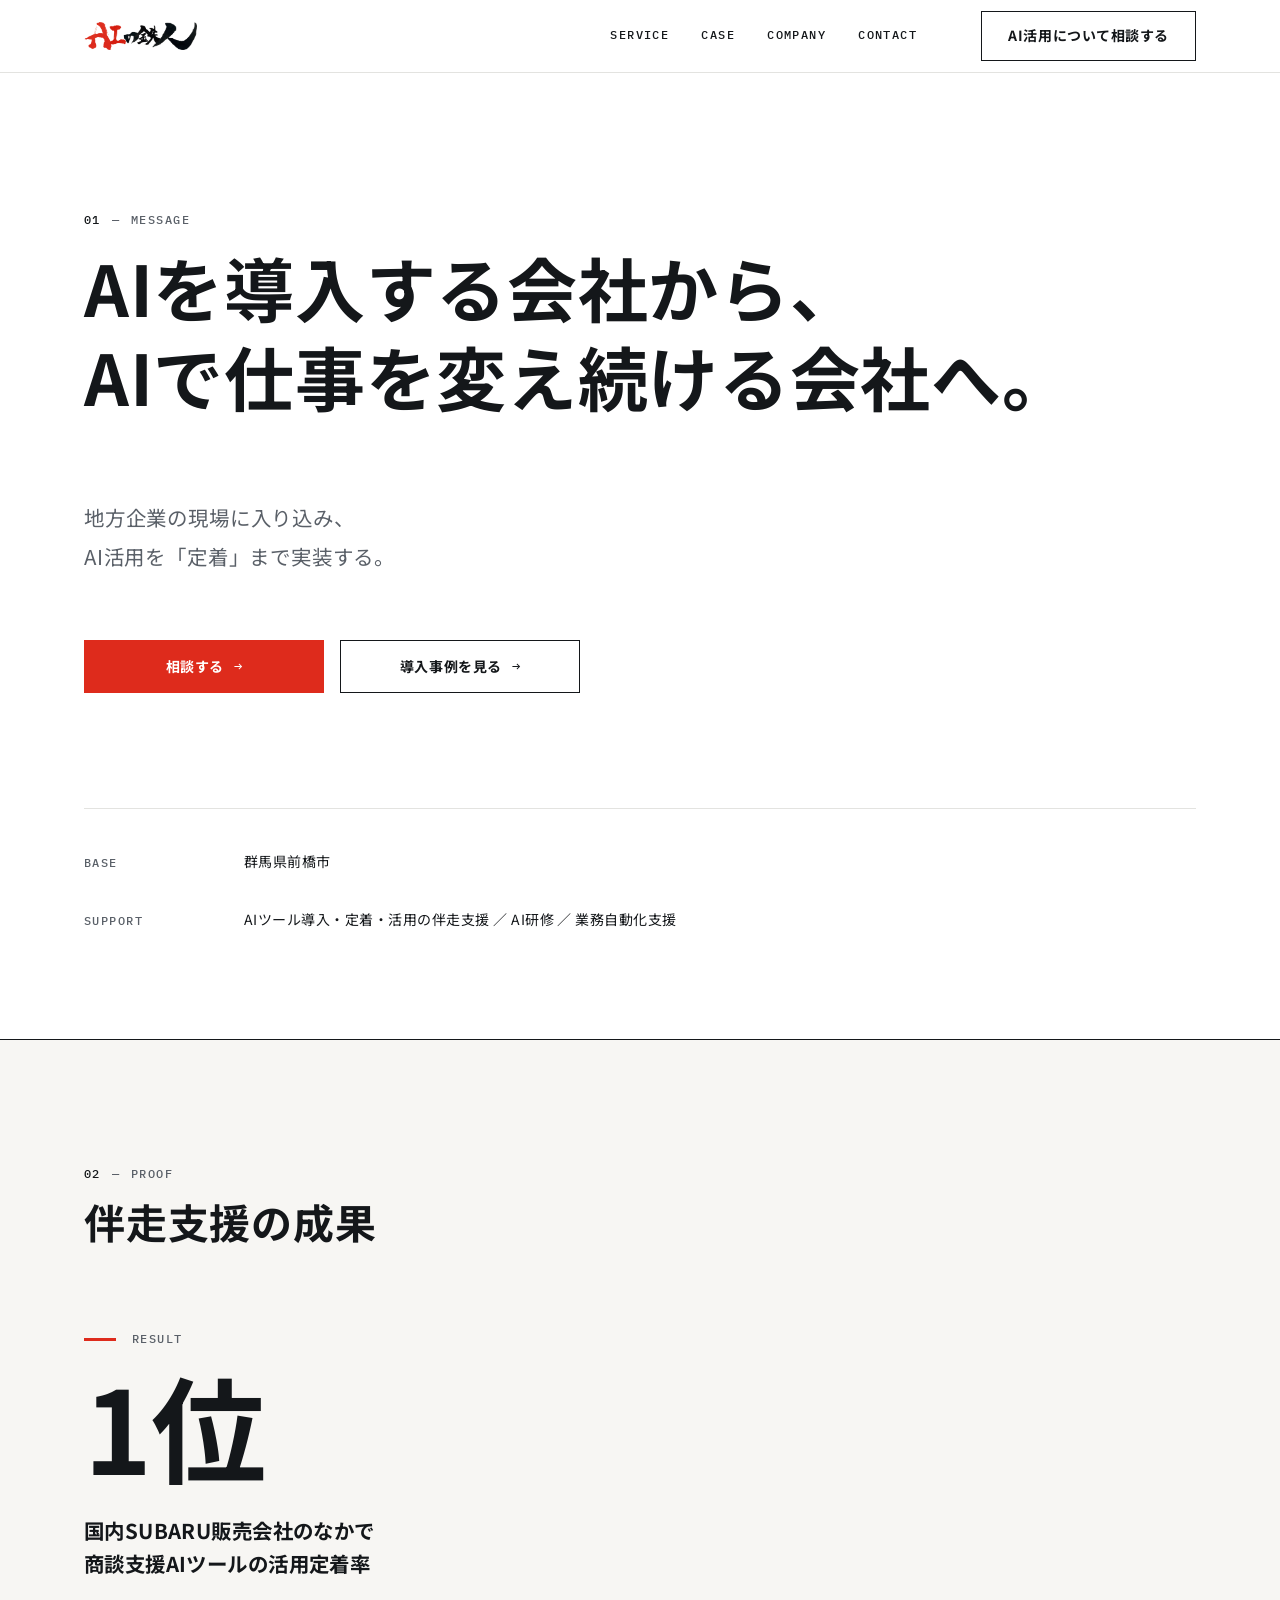
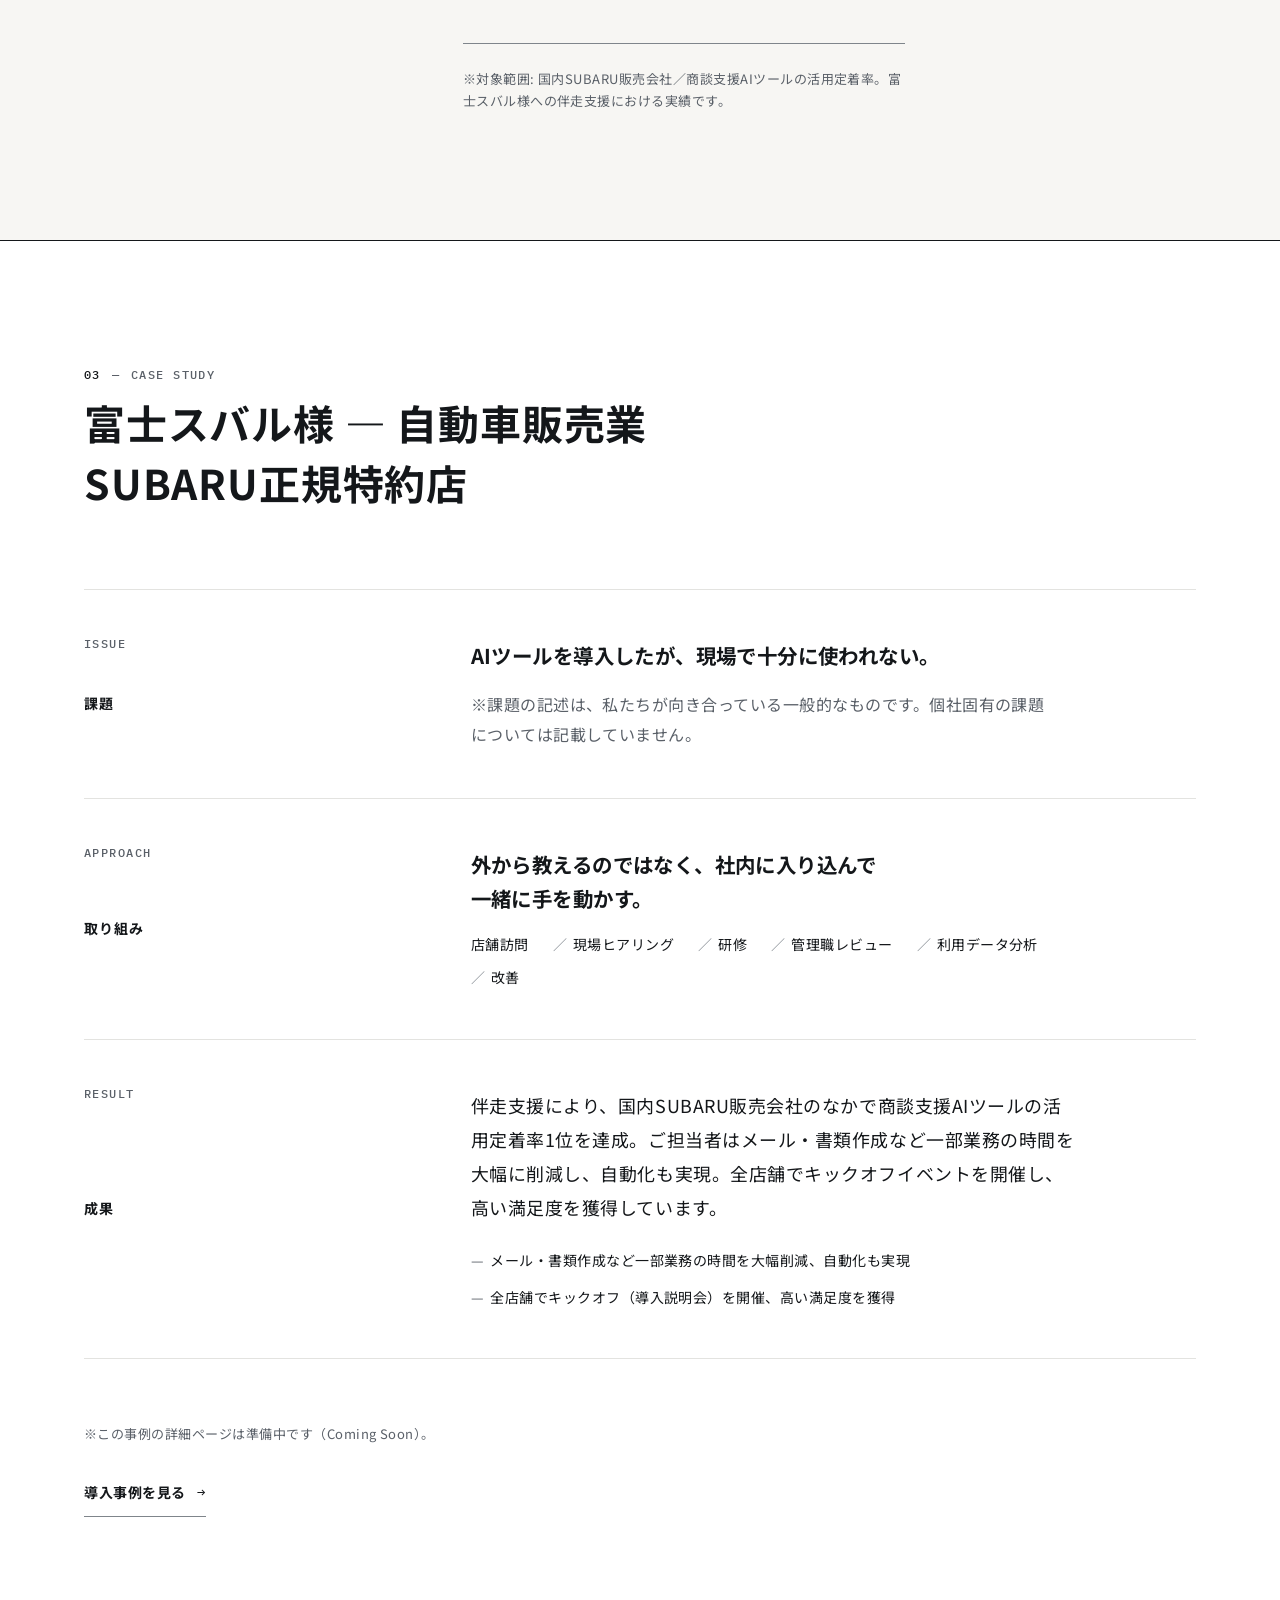
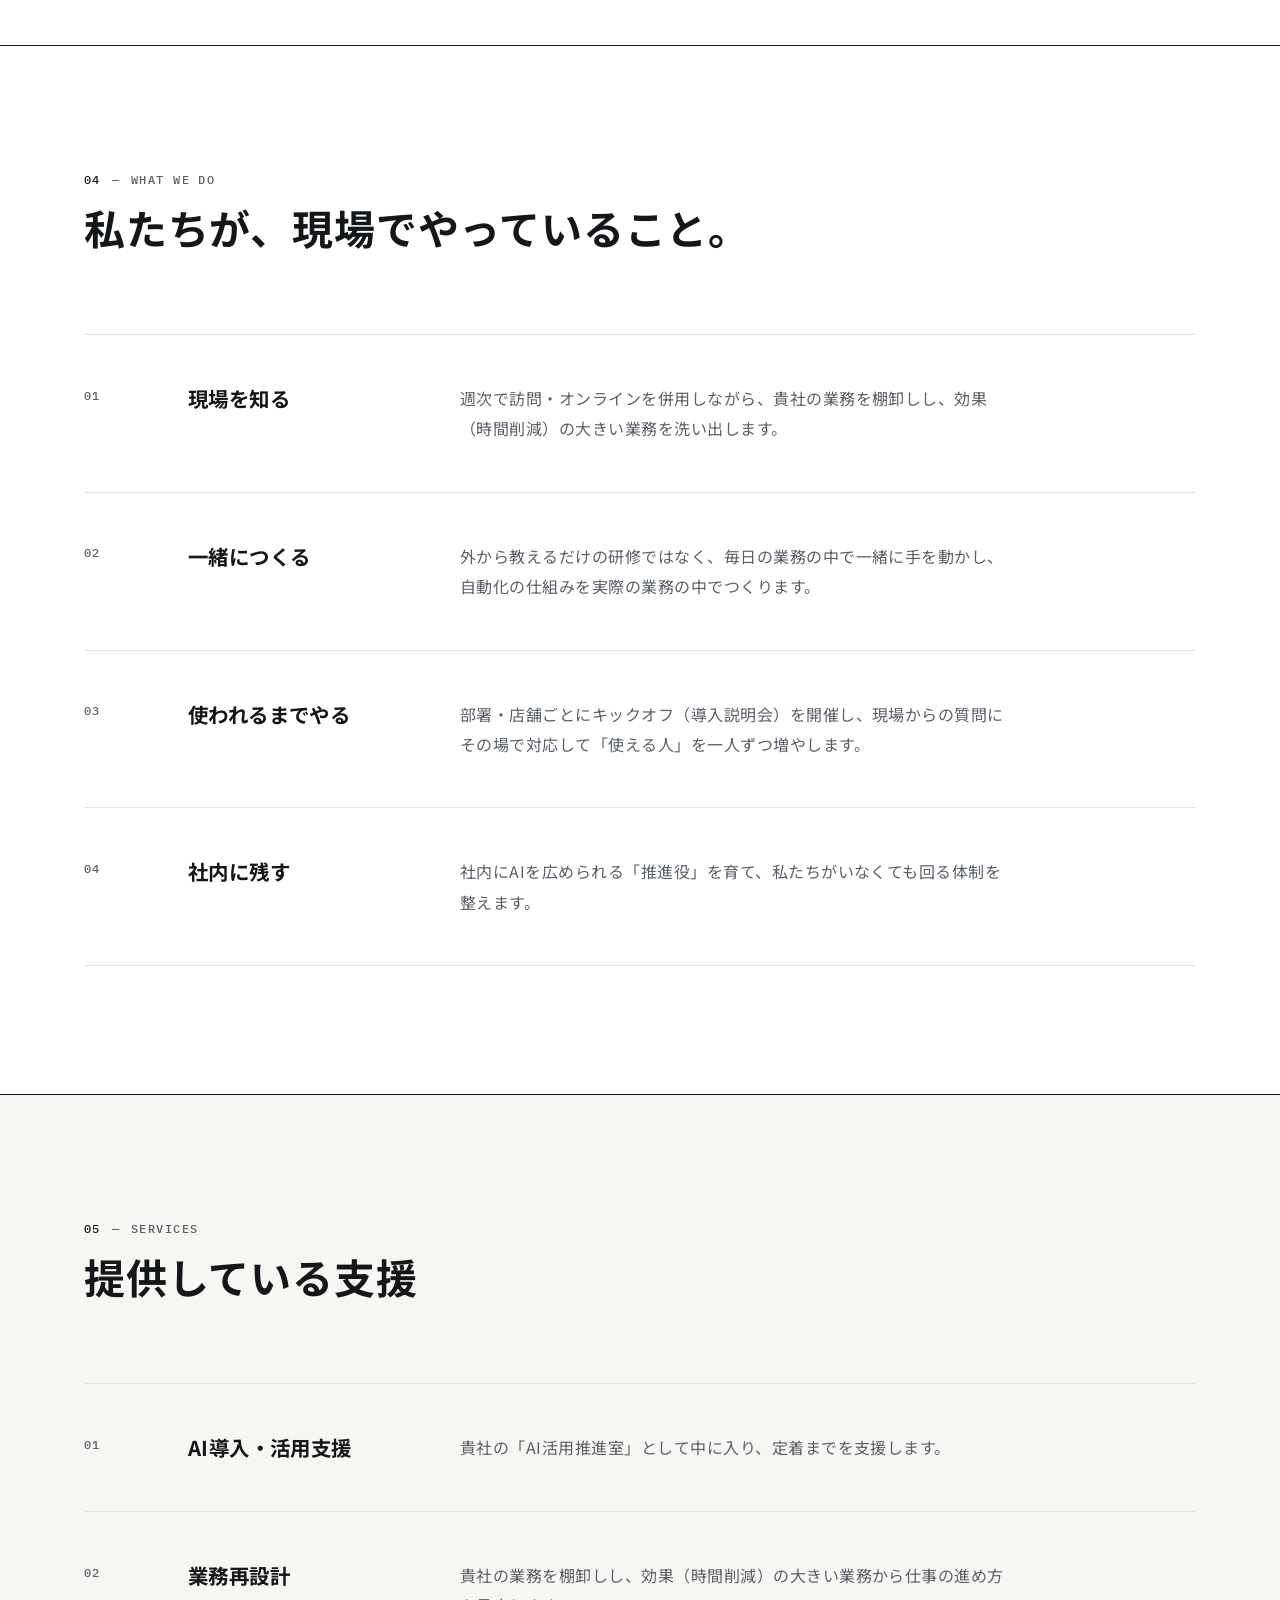
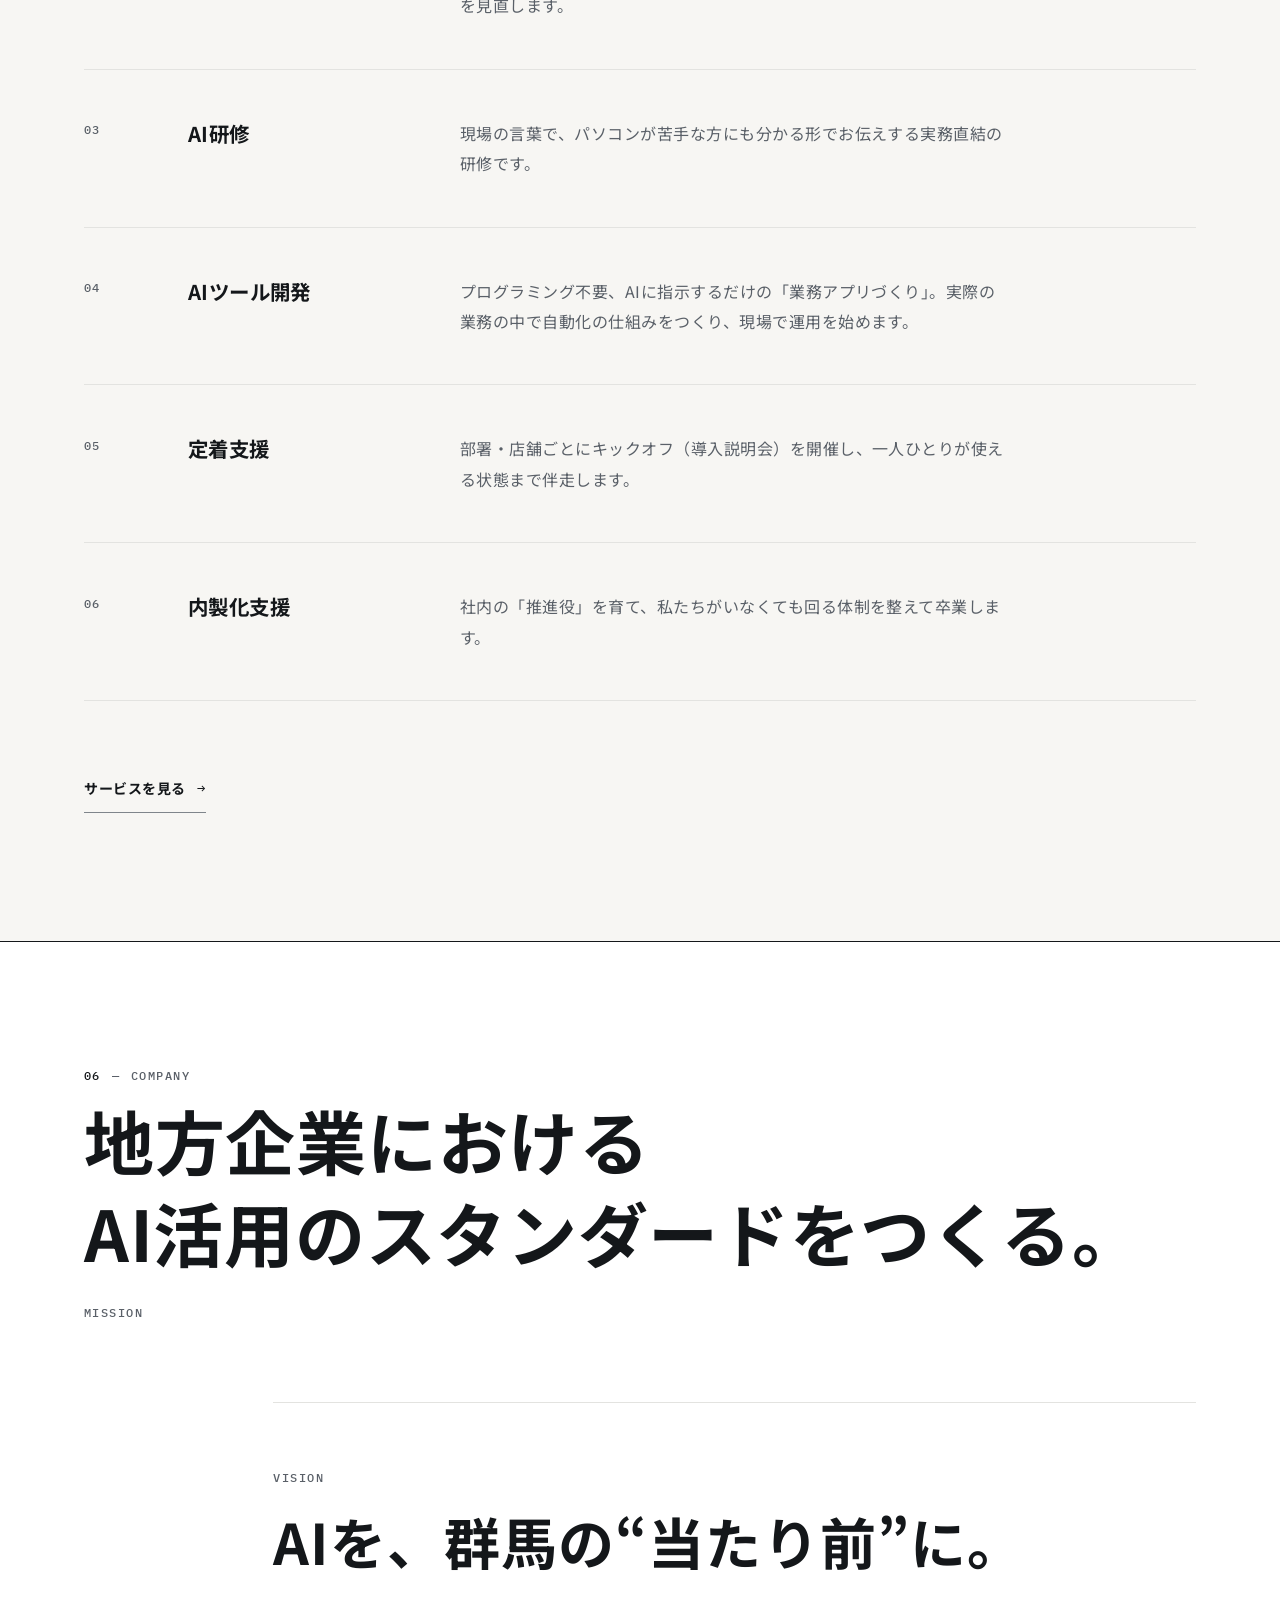
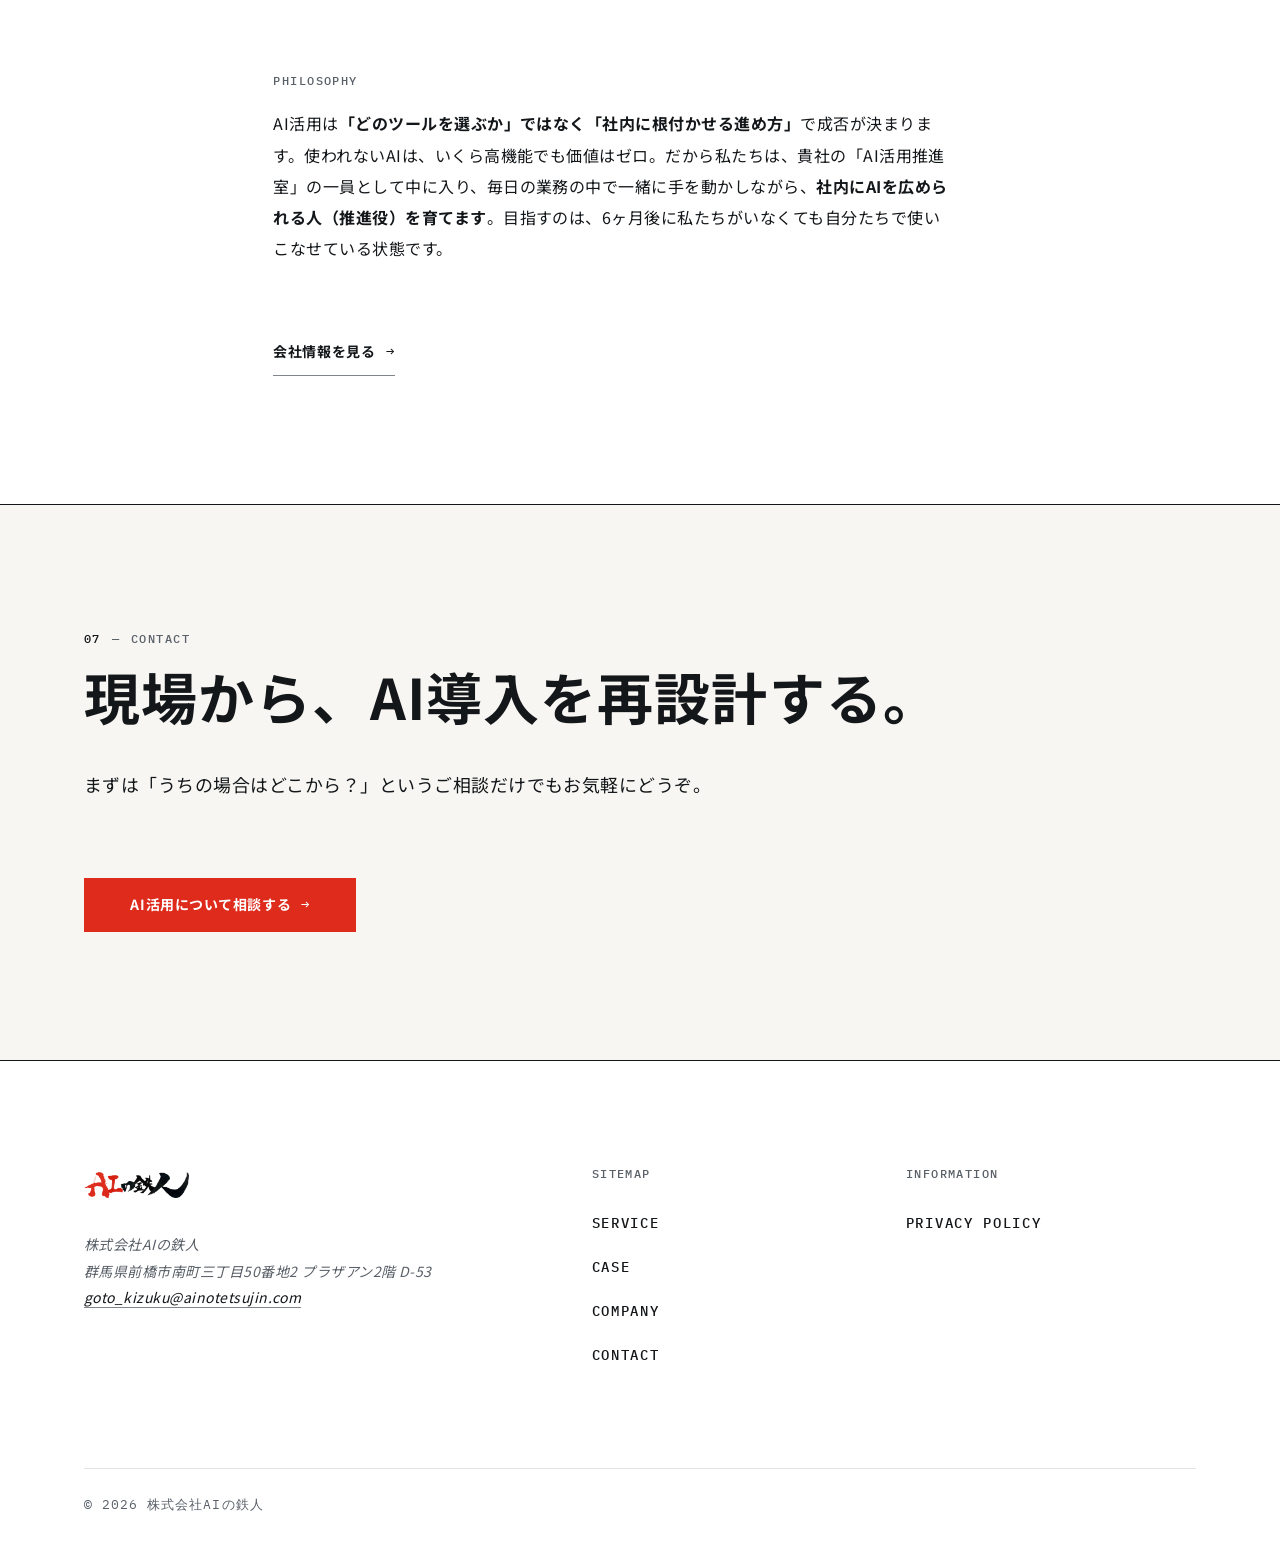
<file: index.html>
<!doctype html>
<html lang="ja">
  <head>
    <meta charset="utf-8">
    <meta name="viewport" content="width=device-width, initial-scale=1">
    <!--
      meta の方針は SITE.md §3.4。トップのみ `社名｜提供価値の要約` の順で組む。
      title / description に書ける事実は CONTENT.md の範囲のみ（§2.3 Sub / §2.4 Core
      Position / §3.1 前置き文 / §4.1 確定表現 / §1 所在地）。
      顧客名（富士スバル様）は掲載許諾が未確認【要確認 T-03】のため、
      「現行サイト以上に社名の露出を増やさない」方針（CONTENT.md §4.4）に従い meta には出さない。
    -->
    <title>株式会社AIの鉄人｜地方企業の現場に入り、AI活用を定着まで実装する</title>
    <meta name="description" content="株式会社AIの鉄人（群馬県前橋市）は、地方企業の現場に入り込み、AI活用を「定着」まで実装する会社です。貴社の「AI活用推進室」として中に入り、毎日の業務の中で一緒に手を動かします。伴走支援により、国内SUBARU販売会社のなかで商談支援AIツールの活用定着率1位を達成しました。">
    <meta property="og:title" content="株式会社AIの鉄人｜地方企業の現場に入り、AI活用を定着まで実装する">
    <meta property="og:description" content="株式会社AIの鉄人（群馬県前橋市）は、地方企業の現場に入り込み、AI活用を「定着」まで実装する会社です。貴社の「AI活用推進室」として中に入り、毎日の業務の中で一緒に手を動かします。伴走支援により、国内SUBARU販売会社のなかで商談支援AIツールの活用定着率1位を達成しました。">
    <meta property="og:type" content="website">
    <meta property="og:url" content="https://www.ainotetsujin.com/">
    <!-- TODO(CONTENT T-04): 専用OG画像（1200×630）が未作成のため、暫定でロゴを使用 -->
    <meta property="og:image" content="https://www.ainotetsujin.com/assets/img/logo-circle.png">
    <meta property="og:image:width" content="480">
    <meta property="og:image:height" content="407">
    <meta property="og:image:alt" content="株式会社AIの鉄人 ロゴ">
    <meta property="og:site_name" content="株式会社AIの鉄人">
    <meta property="og:locale" content="ja_JP">
    <meta name="twitter:card" content="summary_large_image">
    <meta name="theme-color" content="#FFFFFF">
    <link rel="canonical" href="https://www.ainotetsujin.com/">
    <link rel="icon" href="assets/img/logo-circle.png" type="image/png">
    <link rel="preconnect" href="https://fonts.googleapis.com">
    <link rel="preconnect" href="https://fonts.gstatic.com" crossorigin>
    <!--
      Webフォント（DESIGN.md §3.1）
      1) 読み込むウェイトは実際に使う分だけにする。日本語フォントは1ウェイトあたりの
         転送量が大きい。Noto Sans JP は 400 / 700、IBM Plex Mono は 400 / 500。
         Noto Sans JP 500 は CSS 上で使用箇所が無いため読み込まない。
      2) CSS はレンダリングをブロックしないよう非同期で読み込む（media=print → onload）。
         `display=swap` により、どのみち先にシステムフォントで描画されるため、
         見え方の順序は変わらず初期表示だけが早くなる。JS 無効時は noscript で従来どおり。
    -->
    <link href="https://fonts.googleapis.com/css2?family=IBM+Plex+Mono:wght@400;500&family=Noto+Sans+JP:wght@400;700&display=swap" rel="stylesheet" media="print" onload="this.media='all'">
    <noscript><link href="https://fonts.googleapis.com/css2?family=IBM+Plex+Mono:wght@400;500&family=Noto+Sans+JP:wght@400;700&display=swap" rel="stylesheet"></noscript>
    <link rel="stylesheet" href="assets/css/style.css">
    <!--
      `js` クラスは reveal の初期状態（不可視）を有効にするフラグ。
      main.js の読み込みに失敗した場合はフラグを外し、コンテンツが不可視のまま
      残らないようにする（発火しない場合の保険は main.js 側のタイムアウト）。
    -->
    <script>document.documentElement.classList.add("js");</script>
    <script src="assets/js/main.js" defer onerror="document.documentElement.classList.remove('js')"></script>
    <script type="application/ld+json">
      {
        "@context": "https://schema.org",
        "@graph": [
          {
            "@type": "Organization",
            "@id": "https://www.ainotetsujin.com/#organization",
            "name": "株式会社AIの鉄人",
            "url": "https://www.ainotetsujin.com/",
            "logo": "https://www.ainotetsujin.com/assets/img/logo-circle.png",
            "address": "群馬県前橋市南町三丁目50番地2 プラザアン2階 D-53",
            "email": "goto_kizuku@ainotetsujin.com"
          },
          {
            "@type": "WebSite",
            "@id": "https://www.ainotetsujin.com/#website",
            "url": "https://www.ainotetsujin.com/",
            "name": "株式会社AIの鉄人",
            "inLanguage": "ja",
            "publisher": { "@id": "https://www.ainotetsujin.com/#organization" }
          }
        ]
      }
    </script>
  </head>
  <body id="top">
    <a class="skip-link" href="#main">本文へスキップ</a>

    <!-- =====================================================================
         Header（SITE.md §3.1）
         ナビの遷移先は SITE.md の計画パス。下層ページは Phase 5-6 で `renewal` 上に
         実装し、Phase 7 で main へ一括リリースする（SITE.md §2.2.1 リリース戦略）ため、
         本番公開時点でリンク切れは発生しない。renewal ブランチ単体のプレビューでは
         404 になる。NEWS は【要確認 T-28】のため項目を出さない。
         ===================================================================== -->
    <header class="site-header">
      <div class="container site-header__inner">
        <a class="site-header__logo" href="/" aria-label="株式会社AIの鉄人 トップページ">
          <img src="assets/img/logo-horizontal.png" alt="株式会社AIの鉄人" width="720" height="179" decoding="async">
        </a>
        <button class="menu-toggle" type="button" aria-label="メニューを開く" aria-controls="primary-nav" aria-expanded="false">
          <span class="menu-toggle__line" aria-hidden="true"></span>
          <span class="menu-toggle__line" aria-hidden="true"></span>
          <span class="menu-toggle__line" aria-hidden="true"></span>
        </button>
        <nav class="site-nav" id="primary-nav" aria-label="グローバルナビゲーション">
          <ul class="site-nav__list">
            <li><a href="/service/">SERVICE</a></li>
            <li><a href="/case/">CASE</a></li>
            <li><a href="/company/">COMPANY</a></li>
            <li><a href="/contact/">CONTACT</a></li>
          </ul>
          <div class="site-nav__cta">
            <a class="btn btn--secondary" href="/contact/">AI活用について相談する</a>
          </div>
        </nav>
      </div>
    </header>

    <main id="main">

      <!-- ===================================================================
           セクション連番の方針（SITE.md §4.1）
           SITE.md の設計番号 01〜09 のうち、06 Method【T-23】と 08 People【T-24】は
           未確定のため実装しない。画面に出す mono ラベルの連番は、実装したセクション
           だけを 01 から通しで振り直す（欠番を見せない）。対応表は下記のとおり。

             表示 01 = SITE.md No.01 Hero
             表示 02 = SITE.md No.02 Proof
             表示 03 = SITE.md No.03 Case Study
             表示 04 = SITE.md No.04 What We Do
             表示 05 = SITE.md No.05 Services
             表示 06 = SITE.md No.07 Company / Philosophy
             表示 07 = SITE.md No.09 CTA

           未実装セクションを実装する際は、この対応表と表示連番を同時に更新する。
           =================================================================== -->

      <!-- ===================================================================
           SITE.md §4.1 No.01 — Hero（表示連番 01）
           Main / Sub は CONTENT.md §2.3 の確定コピー（改行位置を含む）
           =================================================================== -->
      <section class="section hero" aria-labelledby="hero-title">
        <div class="container">
          <p class="label">
            <span class="label__num">01</span>
            <span aria-hidden="true">—</span>
            <span>MESSAGE</span>
          </p>
          <!--
            確定コピーの文言と指定改行位置（外側 span = 1行）は変更しない。
            内側の .nobr は「意味の切れ目でのみ折り返す」ための改行制御
            （DESIGN.md §3.4）。375/390px 幅で行末に孤立文字が出るのを防ぐ。
          -->
          <h1 class="hero__title" id="hero-title">
            <span><span class="nobr">AIを導入する</span><span class="nobr">会社から、</span></span>
            <span><span class="nobr">AIで仕事を</span><span class="nobr">変え続ける</span><span class="nobr">会社へ。</span></span>
          </h1>
          <p class="hero__sub">
            <span>地方企業の現場に入り込み、</span>
            <span>AI活用を「定着」まで実装する。</span>
          </p>
          <div class="hero__actions">
            <a class="btn btn--primary" href="/contact/">相談する<span class="btn__arrow" aria-hidden="true">→</span></a>
            <a class="btn btn--secondary" href="/case/">導入事例を見る<span class="btn__arrow" aria-hidden="true">→</span></a>
          </div>

          <!-- PHOTO: 店舗訪問／現場ヒアリング（16:9・ヒーロー横位置）。素材が揃うまではタイポグラフィと余白で構成する（DESIGN.md §7.1） -->

          <dl class="hero__meta">
            <div class="hero__meta-row">
              <dt>BASE</dt>
              <dd>群馬県前橋市</dd>
            </div>
            <div class="hero__meta-row">
              <dt>SUPPORT</dt>
              <dd>AIツール導入・定着・活用の伴走支援 ／ AI研修 ／ 業務自動化支援</dd>
            </div>
          </dl>
        </div>
      </section>

      <!-- ===================================================================
           SITE.md §4.1 No.02 — Proof（表示連番 02）
           数値は CONTENT.md §4.1〜§4.2 の確定表現のみ。対象範囲の注釈を必ず併記する
           =================================================================== -->
      <section class="section section--subtle" id="proof" aria-labelledby="proof-title">
        <div class="container">
          <div class="section__head reveal">
            <p class="label">
              <span class="label__num">02</span>
              <span aria-hidden="true">—</span>
              <span>PROOF</span>
            </p>
            <h2 class="section__title" id="proof-title">伴走支援の成果</h2>
          </div>

          <!--
            DESIGN.md §6.3 の Stat Block。
            monoラベル → 巨大数値 → 日本語の説明 → 対象範囲の注釈、の順で組む。
            掲載できる数値表現は CONTENT.md §4.2 の「国内SUBARU販売会社のなかで
            商談支援AIツールの活用定着率 1位」のみ。他の数字を足さない。
          -->
          <div class="reveal">
            <p class="proof__stat-label">RESULT</p>
            <p class="proof__num">1位</p>
            <p class="proof__desc">
              <span>国内SUBARU販売会社のなかで</span>
              <span>商談支援AIツールの活用定着率</span>
            </p>
          </div>

          <p class="note proof__note offset-4 reveal">
            ※対象範囲: 国内SUBARU販売会社／商談支援AIツールの活用定着率。富士スバル様への伴走支援における実績です。
          </p>
        </div>
      </section>

      <!-- ===================================================================
           SITE.md §4.1 No.03 — Case Study（表示連番 03）
           詳細ページ /case/fuji-subaru/ は保留（SITE.md §4.3・§4.4 の決定）。
           リンクを作らず、導線は /case/ 一覧へ向ける
           =================================================================== -->
      <section class="section" id="case" aria-labelledby="case-title">
        <div class="container">
          <div class="section__head reveal">
            <p class="label">
              <span class="label__num">03</span>
              <span aria-hidden="true">—</span>
              <span>CASE STUDY</span>
            </p>
            <h2 class="section__title" id="case-title"><span class="nobr">富士スバル様</span> <span class="nobr">— 自動車販売業</span> <span class="nobr">SUBARU正規特約店</span></h2>
          </div>

          <!-- PHOTO: 店舗でのキックオフ（導入説明会）の様子（3:2） -->

          <div class="case__blocks">
            <div class="case__block reveal">
              <h3 class="case__block-label">
                <span class="case__block-label-en" aria-hidden="true">ISSUE</span>
                <span class="case__block-label-ja">課題</span>
              </h3>
              <div class="case__block-inner">
                <p class="case__block-title"><span class="nobr">AIツールを導入したが、</span><span class="nobr">現場で十分に使われない。</span></p>
                <p class="case__block-body">※課題の記述は、私たちが向き合っている一般的なものです。個社固有の課題については記載していません。</p>
              </div>
            </div>

            <div class="case__block reveal">
              <h3 class="case__block-label">
                <span class="case__block-label-en" aria-hidden="true">APPROACH</span>
                <span class="case__block-label-ja">取り組み</span>
              </h3>
              <div class="case__block-inner">
                <p class="case__block-title"><span class="nobr">外から教えるのではなく、</span><span class="nobr">社内に入り込んで</span><span class="nobr">一緒に手を動かす。</span></p>
                <ul class="case__tags">
                  <li>店舗訪問</li>
                  <li>現場ヒアリング</li>
                  <li>研修</li>
                  <li>管理職レビュー</li>
                  <li>利用データ分析</li>
                  <li>改善</li>
                </ul>
              </div>
            </div>

            <div class="case__block reveal">
              <h3 class="case__block-label">
                <span class="case__block-label-en" aria-hidden="true">RESULT</span>
                <span class="case__block-label-ja">成果</span>
              </h3>
              <div class="case__block-inner">
                <p class="case__block-result">伴走支援により、国内SUBARU販売会社のなかで商談支援AIツールの活用定着率1位を達成。ご担当者はメール・書類作成など一部業務の時間を大幅に削減し、自動化も実現。全店舗でキックオフイベントを開催し、高い満足度を獲得しています。</p>
                <ul class="case__facts">
                  <li>メール・書類作成など一部業務の時間を大幅削減、自動化も実現</li>
                  <li>全店舗でキックオフ（導入説明会）を開催、高い満足度を獲得</li>
                </ul>
              </div>
            </div>
          </div>

          <div class="case__foot reveal">
            <p class="note case__status">※この事例の詳細ページは準備中です（Coming Soon）。</p>
            <a class="tlink" href="/case/">導入事例を見る<span class="tlink__arrow" aria-hidden="true">→</span></a>
          </div>
        </div>
      </section>

      <!-- ===================================================================
           SITE.md §4.1 No.04 — What We Do（表示連番 04）
           カードにせず連番付きリストで組む（DESIGN.md §6.4）
           =================================================================== -->
      <section class="section" id="what-we-do" aria-labelledby="wwd-title">
        <div class="container">
          <div class="section__head reveal">
            <p class="label">
              <span class="label__num">04</span>
              <span aria-hidden="true">—</span>
              <span>WHAT WE DO</span>
            </p>
            <h2 class="section__title" id="wwd-title">私たちが、現場でやっていること。</h2>
          </div>

          <!-- PHOTO: 業務棚卸しのミーティング（3:2） -->

          <ol class="idx reveal">
            <li class="idx__item">
              <span class="idx__num" aria-hidden="true">01</span>
              <h3 class="idx__title">現場を知る</h3>
              <p class="idx__desc">週次で訪問・オンラインを併用しながら、貴社の業務を棚卸しし、効果（時間削減）の大きい業務を洗い出します。</p>
            </li>
            <li class="idx__item">
              <span class="idx__num" aria-hidden="true">02</span>
              <h3 class="idx__title">一緒につくる</h3>
              <p class="idx__desc">外から教えるだけの研修ではなく、毎日の業務の中で一緒に手を動かし、自動化の仕組みを実際の業務の中でつくります。</p>
            </li>
            <li class="idx__item">
              <span class="idx__num" aria-hidden="true">03</span>
              <h3 class="idx__title">使われるまでやる</h3>
              <p class="idx__desc">部署・店舗ごとにキックオフ（導入説明会）を開催し、現場からの質問にその場で対応して「使える人」を一人ずつ増やします。</p>
            </li>
            <li class="idx__item">
              <span class="idx__num" aria-hidden="true">04</span>
              <h3 class="idx__title">社内に残す</h3>
              <p class="idx__desc">社内にAIを広められる「推進役」を育て、私たちがいなくても回る体制を整えます。</p>
            </li>
          </ol>
        </div>
      </section>

      <!-- ===================================================================
           SITE.md §4.1 No.05 — Services（表示連番 05）
           6区分は CONTENT.md §3.2（T-20 承認済み）。説明は §3.1・§7.4 の範囲を超えない
           =================================================================== -->
      <section class="section section--subtle" id="service" aria-labelledby="service-title">
        <div class="container">
          <div class="section__head reveal">
            <p class="label">
              <span class="label__num">05</span>
              <span aria-hidden="true">—</span>
              <span>SERVICES</span>
            </p>
            <h2 class="section__title" id="service-title">提供している支援</h2>
          </div>

          <ol class="idx reveal">
            <li class="idx__item">
              <span class="idx__num" aria-hidden="true">01</span>
              <h3 class="idx__title">AI導入・活用支援</h3>
              <p class="idx__desc">貴社の「AI活用推進室」として中に入り、定着までを支援します。</p>
            </li>
            <li class="idx__item">
              <span class="idx__num" aria-hidden="true">02</span>
              <h3 class="idx__title">業務再設計</h3>
              <p class="idx__desc">貴社の業務を棚卸しし、効果（時間削減）の大きい業務から仕事の進め方を見直します。</p>
            </li>
            <li class="idx__item">
              <span class="idx__num" aria-hidden="true">03</span>
              <h3 class="idx__title">AI研修</h3>
              <p class="idx__desc">現場の言葉で、パソコンが苦手な方にも分かる形でお伝えする実務直結の研修です。</p>
            </li>
            <li class="idx__item">
              <span class="idx__num" aria-hidden="true">04</span>
              <h3 class="idx__title">AIツール開発</h3>
              <p class="idx__desc">プログラミング不要、AIに指示するだけの「業務アプリづくり」。実際の業務の中で自動化の仕組みをつくり、現場で運用を始めます。</p>
            </li>
            <li class="idx__item">
              <span class="idx__num" aria-hidden="true">05</span>
              <h3 class="idx__title">定着支援</h3>
              <p class="idx__desc">部署・店舗ごとにキックオフ（導入説明会）を開催し、一人ひとりが使える状態まで伴走します。</p>
            </li>
            <li class="idx__item">
              <span class="idx__num" aria-hidden="true">06</span>
              <h3 class="idx__title">内製化支援</h3>
              <p class="idx__desc">社内の「推進役」を育て、私たちがいなくても回る体制を整えて卒業します。</p>
            </li>
          </ol>

          <div class="list-section__foot reveal">
            <a class="tlink" href="/service/">サービスを見る<span class="tlink__arrow" aria-hidden="true">→</span></a>
          </div>
        </div>
      </section>

      <!--
        SITE.md §4.1 No.06 — Method は【要確認 T-23】のため実装しない。
        Field-Native Builder / Adaptive Flow Governance は概念名のみで中身が未定義であり、
        「名前だけを掲載しない」という決定に従う（SITE.md §4.1-06）。
      -->

      <!-- ===================================================================
           SITE.md §4.1 No.07 — Company / Philosophy（表示連番 06）
           Mission / Vision は CONTENT.md §2.1 / §2.2 の確定コピー（改行・引用符を含む）
           =================================================================== -->
      <section class="section" id="company" aria-labelledby="mission-title">
        <div class="container">
          <div class="section__head reveal">
            <p class="label">
              <span class="label__num">06</span>
              <span aria-hidden="true">—</span>
              <span>COMPANY</span>
            </p>
            <h2 class="mission__title" id="mission-title">
              <span>地方企業における</span>
              <span><span class="nobr">AI活用の</span><span class="nobr">スタンダードを</span><span class="nobr">つくる。</span></span>
            </h2>
            <p class="mono mission__caption">MISSION</p>
          </div>

          <!-- PHOTO: 地方企業の現場・群馬（3:2） -->

          <div class="vision offset-2 reveal">
            <p class="mono">VISION</p>
            <h3 class="vision__title"><span class="nobr">AIを、</span><span class="nobr">群馬の</span><span class="nobr">“当たり前”に。</span></h3>
          </div>

          <div class="philosophy offset-2 reveal">
            <p class="mono">PHILOSOPHY</p>
            <p class="philosophy__body">AI活用は<strong>「どのツールを選ぶか」ではなく「社内に根付かせる進め方」</strong>で成否が決まります。使われないAIは、いくら高機能でも価値はゼロ。だから私たちは、貴社の「AI活用推進室」の一員として中に入り、毎日の業務の中で一緒に手を動かしながら、<strong>社内にAIを広められる人（推進役）を育てます</strong>。目指すのは、6ヶ月後に私たちがいなくても自分たちで使いこなせている状態です。</p>
            <div class="list-section__foot">
              <a class="tlink" href="/company/">会社情報を見る<span class="tlink__arrow" aria-hidden="true">→</span></a>
            </div>
          </div>
        </div>
      </section>

      <!--
        SITE.md §4.1 No.08 — People は【要確認 T-24】のため実装しない。
        代表以外のメンバーの氏名・役割・写真・掲載可否・人数がすべて未確定であり、
        「確定するまで People セクションは実装しない、または代表のみで構成する」
        （CONTENT.md §5.3）のうち前者を選択した。代表メッセージは SITE.md §4.5-03 で
        /company/ の管轄と定義されている。
      -->

      <!-- ===================================================================
           SITE.md §4.1 No.09 — CTA（表示連番 07）
           見出しは CONTENT.md §2.3 の別案（ブランドコピー）、リードは §6.2 の確定コピー
           =================================================================== -->
      <section class="section section--subtle" id="contact" aria-labelledby="cta-title">
        <div class="container">
          <div class="section__head reveal">
            <p class="label">
              <span class="label__num">07</span>
              <span aria-hidden="true">—</span>
              <span>CONTACT</span>
            </p>
            <h2 class="cta__title" id="cta-title"><span class="nobr">現場から、</span><span class="nobr">AI導入を</span><span class="nobr">再設計する。</span></h2>
            <p class="cta__lead">まずは「うちの場合はどこから？」というご相談だけでもお気軽にどうぞ。</p>
          </div>
          <div class="cta__actions reveal">
            <a class="btn btn--primary" href="/contact/">AI活用について相談する<span class="btn__arrow" aria-hidden="true">→</span></a>
          </div>
        </div>
      </section>

    </main>

    <!-- =====================================================================
         Footer（SITE.md §3.2）— 会社情報 / ナビゲーション / ユーティリティ
         SNSアカウントは確認できていないため置かない
         ===================================================================== -->
    <footer class="site-footer">
      <div class="container">
        <div class="site-footer__grid">
          <div>
            <a class="site-footer__logo" href="/" aria-label="株式会社AIの鉄人 トップページ">
              <img src="assets/img/logo-horizontal.png" alt="株式会社AIの鉄人" width="720" height="179" loading="lazy" decoding="async">
            </a>
            <address class="site-footer__company">
              株式会社AIの鉄人<br>
              群馬県前橋市南町三丁目50番地2 プラザアン2階 D-53<br>
              <a href="mailto:goto_kizuku@ainotetsujin.com">goto_kizuku@ainotetsujin.com</a>
            </address>
          </div>
          <nav class="site-footer__nav" aria-label="フッターナビゲーション">
            <p class="site-footer__heading">SITEMAP</p>
            <ul>
              <li><a href="/service/">SERVICE</a></li>
              <li><a href="/case/">CASE</a></li>
              <li><a href="/company/">COMPANY</a></li>
              <li><a href="/contact/">CONTACT</a></li>
            </ul>
          </nav>
          <div class="site-footer__util">
            <p class="site-footer__heading">INFORMATION</p>
            <ul>
              <li><a href="/privacy/">PRIVACY POLICY</a></li>
            </ul>
          </div>
        </div>
        <div class="site-footer__bottom">
          <p class="site-footer__copyright">© 2026 株式会社AIの鉄人</p>
        </div>
      </div>
    </footer>
  </body>
</html>
</file>
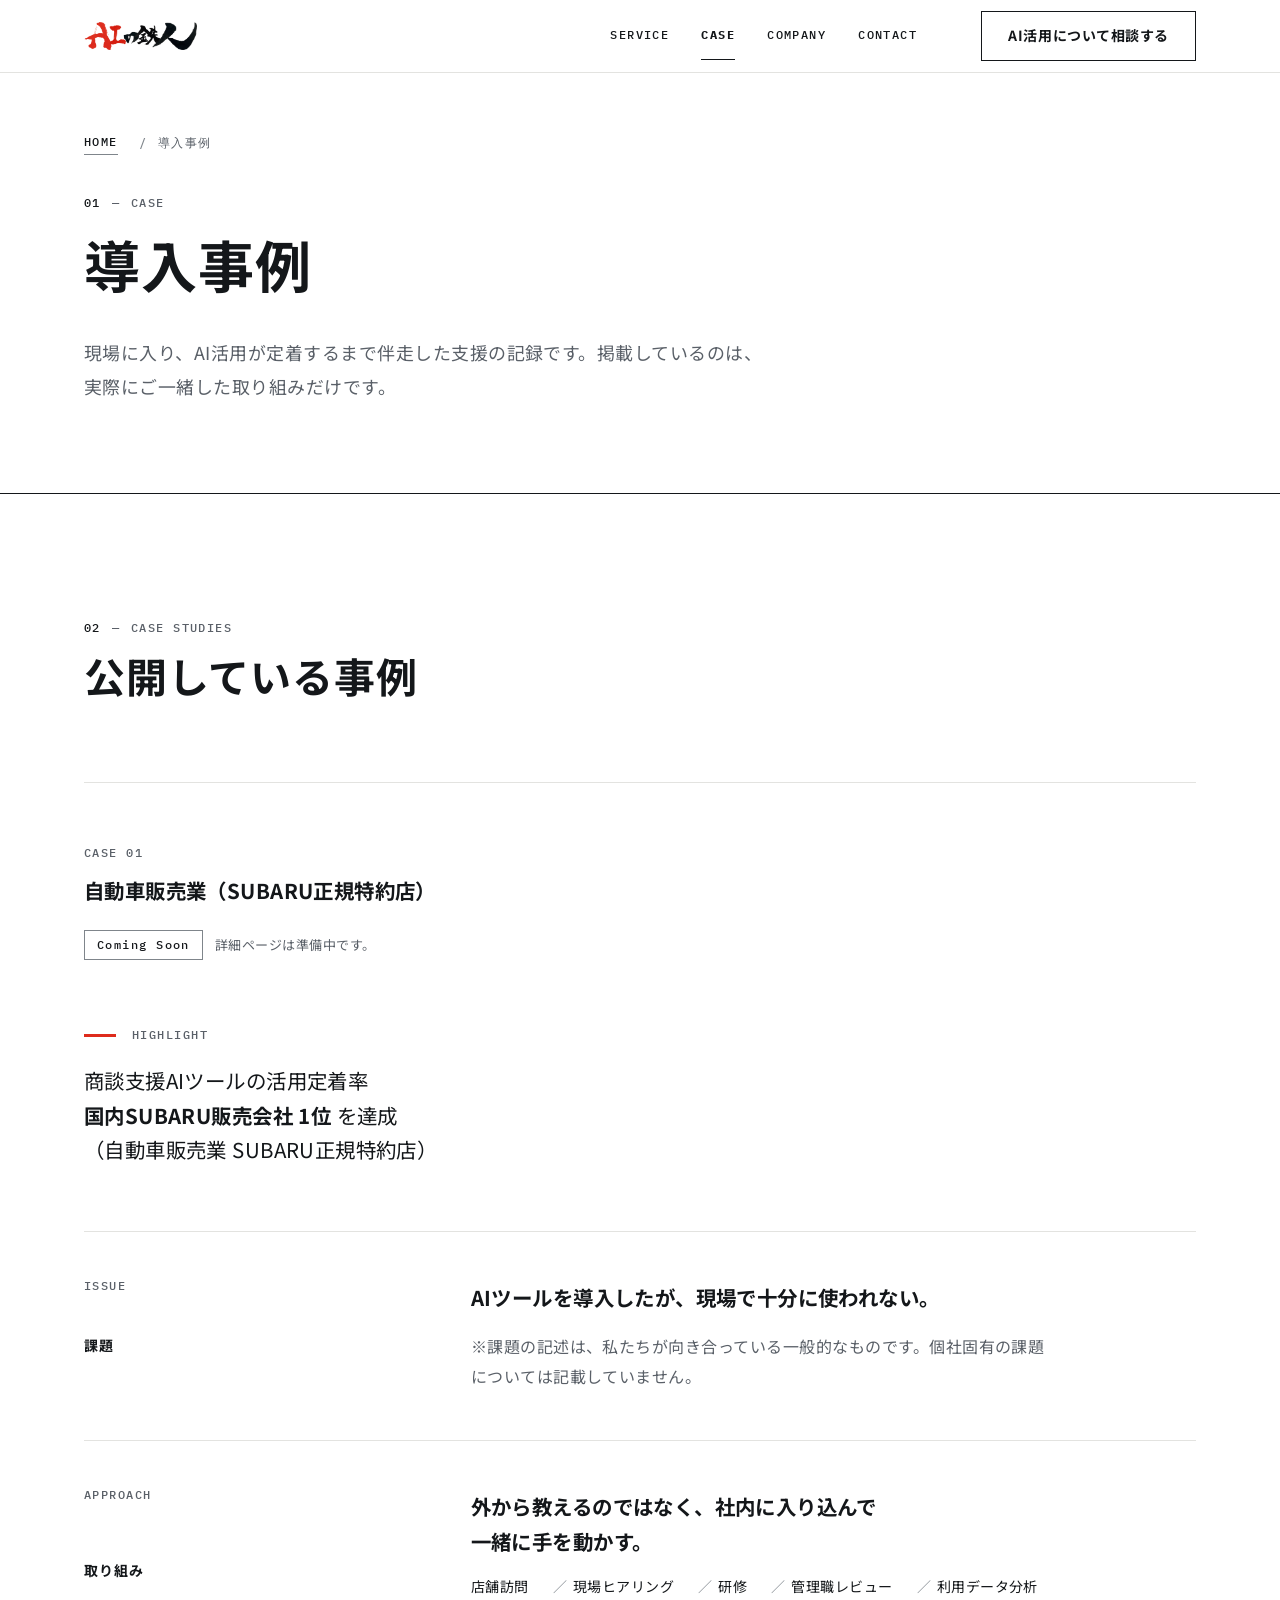
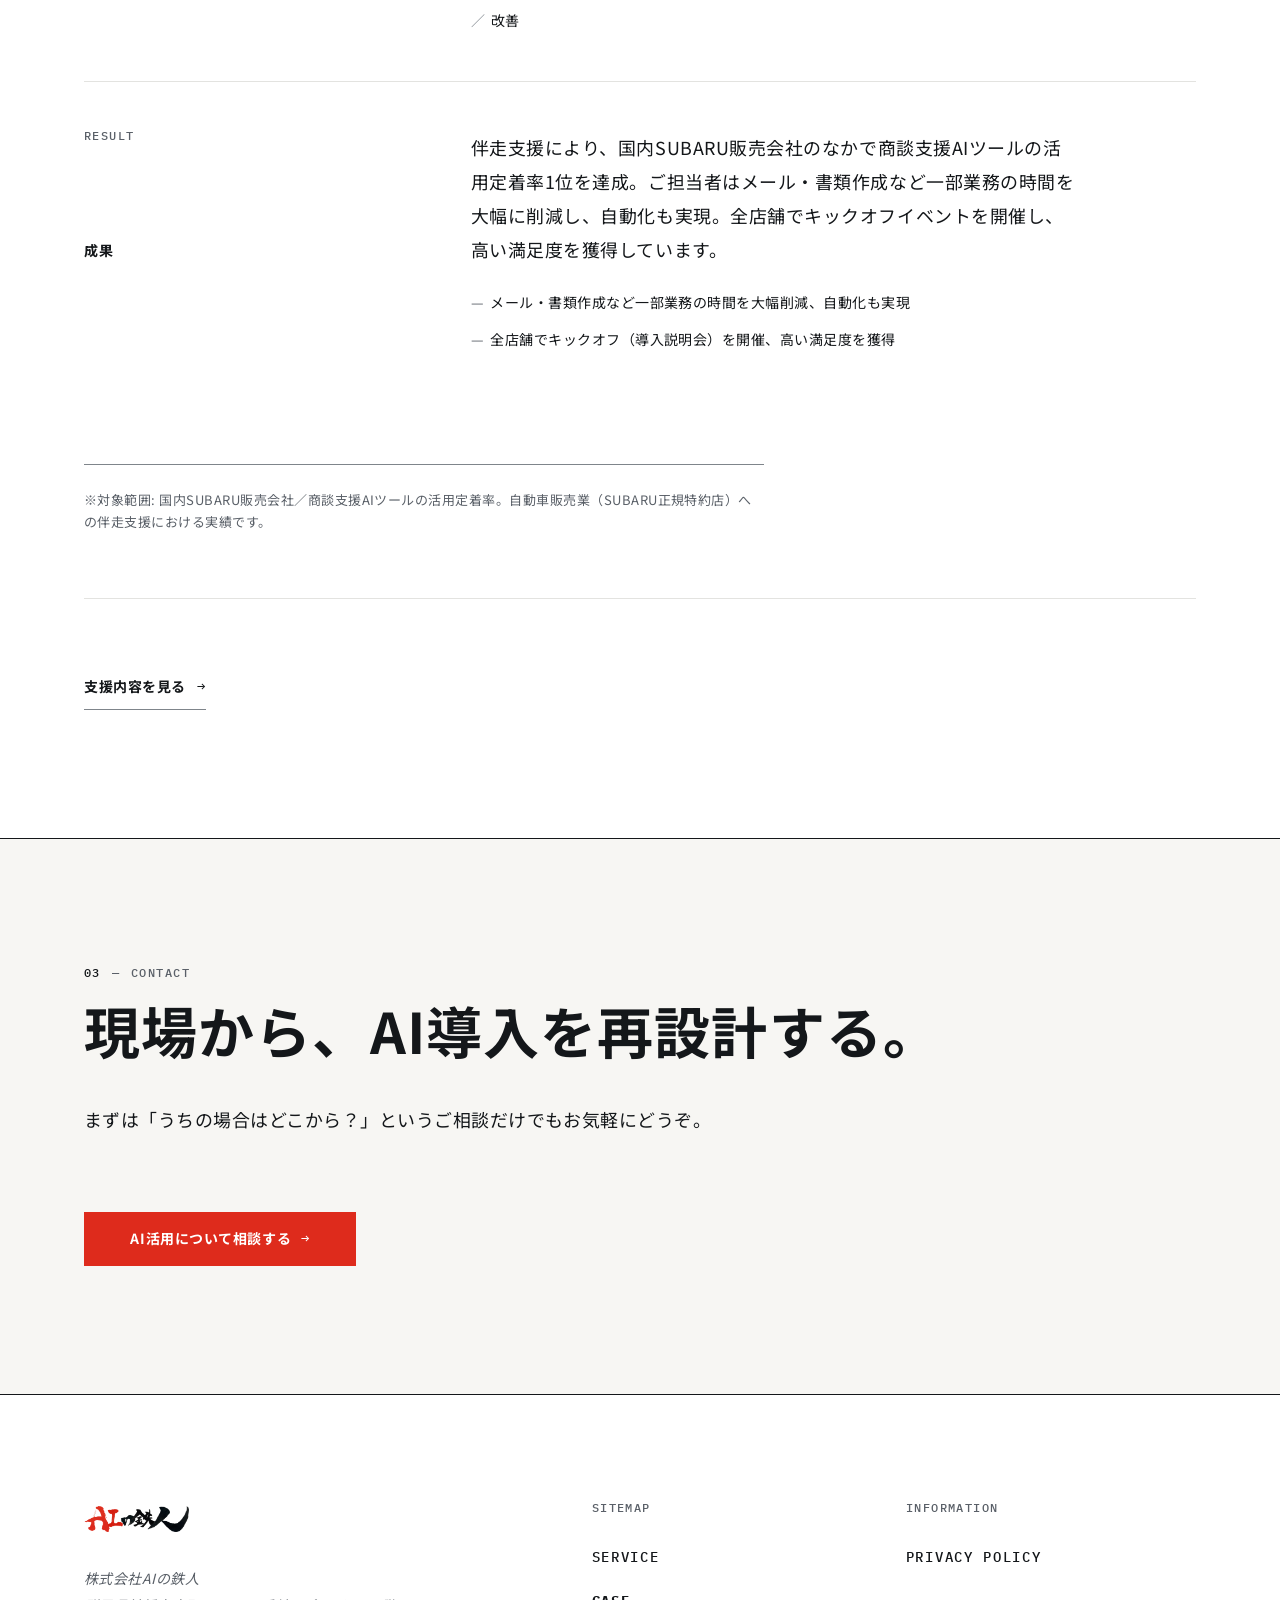
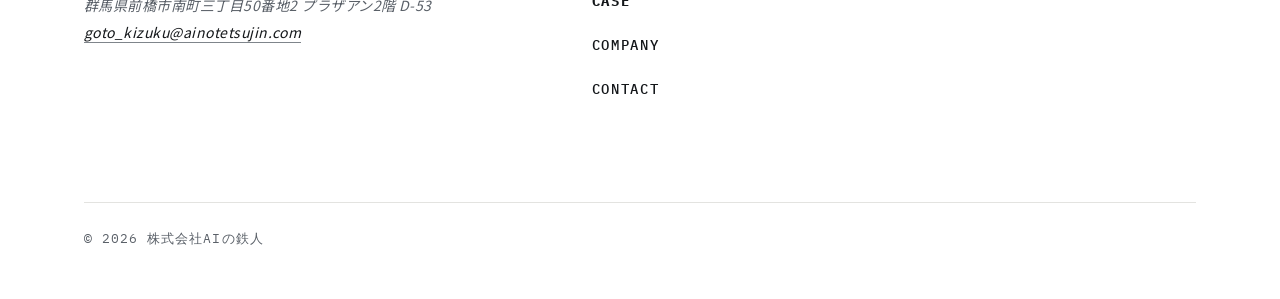
<file: case/index.html>
<!doctype html>
<html lang="ja">
  <head>
    <meta charset="utf-8">
    <meta name="viewport" content="width=device-width, initial-scale=1">
    <!--
      meta の方針は SITE.md §3.4 / §4.3。下層ページは `ページ名｜株式会社AIの鉄人` の順。
      description に書ける事実は CONTENT.md の範囲のみ（§1 所在地 / §2.3 Sub / §4.1 確定表現）。
      顧客名は掲載許諾が未確認【要確認 T-03】のため meta に出さない
      （CONTENT.md §4.4「現行サイト以上に社名の露出を増やさない」）。
      〔決定: 2026-08-15 ユーザー確定〕本文でも社名を伏せ、業種表記のみで掲出する。
      許諾が取得できるまで、このページのソースにも顧客名を残さない
      （HTMLコメントも配信されるため）。決定の記録は CONTENT.md §4.4 / §8.1。
      詳細ページが準備中であることを description に書かない（SITE.md §4.3）。
    -->
    <title>導入事例｜株式会社AIの鉄人</title>
    <meta name="description" content="株式会社AIの鉄人（群馬県前橋市）の導入事例です。地方企業の現場に入り込み、AI活用を「定着」まで実装する伴走支援の取り組みと成果を紹介します。自動車販売業（SUBARU正規特約店）では、国内SUBARU販売会社のなかで商談支援AIツールの活用定着率1位を達成しました。">
    <meta property="og:title" content="導入事例｜株式会社AIの鉄人">
    <meta property="og:description" content="株式会社AIの鉄人（群馬県前橋市）の導入事例です。地方企業の現場に入り込み、AI活用を「定着」まで実装する伴走支援の取り組みと成果を紹介します。自動車販売業（SUBARU正規特約店）では、国内SUBARU販売会社のなかで商談支援AIツールの活用定着率1位を達成しました。">
    <meta property="og:type" content="website">
    <meta property="og:url" content="https://www.ainotetsujin.com/case/">
    <!-- TODO(CONTENT T-04): 専用OG画像（1200×630）が未作成のため、暫定でロゴを使用 -->
    <meta property="og:image" content="https://www.ainotetsujin.com/assets/img/logo-circle.png">
    <meta property="og:image:width" content="480">
    <meta property="og:image:height" content="407">
    <meta property="og:image:alt" content="株式会社AIの鉄人 ロゴ">
    <meta property="og:site_name" content="株式会社AIの鉄人">
    <meta property="og:locale" content="ja_JP">
    <meta name="twitter:card" content="summary_large_image">
    <meta name="theme-color" content="#FFFFFF">
    <link rel="canonical" href="https://www.ainotetsujin.com/case/">
    <link rel="icon" href="../assets/img/logo-circle.png" type="image/png">
    <link rel="preconnect" href="https://fonts.googleapis.com">
    <link rel="preconnect" href="https://fonts.gstatic.com" crossorigin>
    <!-- Webフォントの読み込み方針はトップページと同一（DESIGN.md §3.1）。共通パーツのため両ページを同時に更新する -->
    <link href="https://fonts.googleapis.com/css2?family=IBM+Plex+Mono:wght@400;500&family=Noto+Sans+JP:wght@400;700&display=swap" rel="stylesheet" media="print" onload="this.media='all'">
    <noscript><link href="https://fonts.googleapis.com/css2?family=IBM+Plex+Mono:wght@400;500&family=Noto+Sans+JP:wght@400;700&display=swap" rel="stylesheet"></noscript>
    <link rel="stylesheet" href="../assets/css/style.css">
    <!--
      `js` クラスは reveal の初期状態（不可視）を有効にするフラグ。
      main.js の読み込みに失敗した場合はフラグを外し、コンテンツが不可視のまま残らないようにする。
    -->
    <script>document.documentElement.classList.add("js");</script>
    <script src="../assets/js/main.js" defer onerror="document.documentElement.classList.remove('js')"></script>
    <!-- 下層ページの構造化データは BreadcrumbList（SITE.md §3.4 / §5.2） -->
    <script type="application/ld+json">
      {
        "@context": "https://schema.org",
        "@type": "BreadcrumbList",
        "itemListElement": [
          {
            "@type": "ListItem",
            "position": 1,
            "name": "HOME",
            "item": "https://www.ainotetsujin.com/"
          },
          {
            "@type": "ListItem",
            "position": 2,
            "name": "導入事例",
            "item": "https://www.ainotetsujin.com/case/"
          }
        ]
      }
    </script>
  </head>
  <body>
    <a class="skip-link" href="#main">本文へスキップ</a>

    <!-- =====================================================================
         Header（SITE.md §3.1）— トップページと同一の共通パーツ。
         変更するときは全ページへ同時に反映する（CLAUDE.md §3-10）。
         このページは CASE のため、該当項目に aria-current="page" を付けている。
         ===================================================================== -->
    <header class="site-header">
      <div class="container site-header__inner">
        <a class="site-header__logo" href="/" aria-label="株式会社AIの鉄人 トップページ">
          <img src="../assets/img/logo-horizontal.png" alt="株式会社AIの鉄人" width="720" height="179" decoding="async">
        </a>
        <button class="menu-toggle" type="button" aria-label="メニューを開く" aria-controls="primary-nav" aria-expanded="false">
          <span class="menu-toggle__line" aria-hidden="true"></span>
          <span class="menu-toggle__line" aria-hidden="true"></span>
          <span class="menu-toggle__line" aria-hidden="true"></span>
        </button>
        <nav class="site-nav" id="primary-nav" aria-label="グローバルナビゲーション">
          <ul class="site-nav__list">
            <li><a href="/service/">SERVICE</a></li>
            <li><a href="/case/" aria-current="page">CASE</a></li>
            <li><a href="/company/">COMPANY</a></li>
            <li><a href="/contact/">CONTACT</a></li>
          </ul>
          <div class="site-nav__cta">
            <a class="btn btn--secondary" href="/contact/">AI活用について相談する</a>
          </div>
        </nav>
      </div>
    </header>

    <main id="main">

      <!-- ===================================================================
           SITE.md §4.3 — /case/ 導入事例（一覧）
           セクション構成と表示連番:
             01 CASE          = SITE.md §4.3 No.01 ページ見出し＋リード
             02 CASE STUDIES  = SITE.md §4.3 No.02 事例リスト（現時点で1件）
             03 CONTACT       = SITE.md §4.3 No.03 CTA
           事例を追加するときは、02 のリストに項目を足す（表示連番は変わらない）。
           =================================================================== -->

      <!-- ===================================================================
           01 — ページ見出し＋リード
           最上部のセクションのため、上端の全幅罫線は引かない（DESIGN.md §6.1）
           =================================================================== -->
      <section class="section page-head" aria-labelledby="page-title">
        <div class="container">
          <nav class="breadcrumb" aria-label="パンくずリスト">
            <ol class="breadcrumb__list">
              <li class="breadcrumb__item"><a href="/"><span>HOME</span></a></li>
              <li class="breadcrumb__item"><span aria-current="page">導入事例</span></li>
            </ol>
          </nav>

          <p class="label">
            <span class="label__num">01</span>
            <span aria-hidden="true">—</span>
            <span>CASE</span>
          </p>
          <h1 class="page-head__title" id="page-title">導入事例</h1>
          <p class="page-head__lead">
            現場に入り、AI活用が定着するまで伴走した支援の記録です。掲載しているのは、実際にご一緒した取り組みだけです。
          </p>
        </div>
      </section>

      <!-- ===================================================================
           02 — 事例リスト
           現時点で公開できる事例は1件のみ（CONTENT.md §4.5）。
           件数を水増しする表現・匿名事例での穴埋めを行わない（SITE.md §4.3）。
           詳細ページは数値【T-13】と掲載許諾【T-03】が確定するまで作らない
           （SITE.md §2.2 / §4.4）。項目をリンクにせず Coming Soon の
           状態表示に留め、公開予定日は書かない（未確定のため）。
           社名は伏せて業種表記のみとする〔決定: 2026-08-15 ユーザー確定〕。
           =================================================================== -->
      <section class="section" id="case" aria-labelledby="case-list-title">
        <div class="container">
          <div class="section__head reveal">
            <p class="label">
              <span class="label__num">02</span>
              <span aria-hidden="true">—</span>
              <span>CASE STUDIES</span>
            </p>
            <h2 class="section__title" id="case-list-title">公開している事例</h2>
          </div>

          <!-- PHOTO: 店舗でのキックオフ（導入説明会）の様子（3:2） -->

          <ol class="case-list">
            <li class="case-list__item reveal">
              <div class="case-list__head">
                <p class="mono case-list__index" aria-hidden="true">CASE 01</p>
                <!--
                  社名は伏せ、業種表記のみで掲出する〔決定: 2026-08-15 ユーザー確定〕。
                  T-03（Web掲載許諾）が確認できるまで、このページに顧客名を出さない
                  （CONTENT.md §4.4 / §8.1）。表記は同 §4.4 が例示する形式に合わせた。
                  見出しが業種表記になったため、直下にあった業種の行
                  （.case-list__industry）は重複するので外している。
                  許諾が取得できたら、見出しを顧客名に戻し、業種の行を復活させる。
                -->
                <h3 class="case-list__title"><span class="nobr">自動車販売業</span><span class="nobr">（SUBARU正規特約店）</span></h3>
                <!--
                  リンクにしない（SITE.md §4.3「Coming Soon の扱い」）。
                  詳細ページが公開できるようになったら、この状態表示を外して
                  項目全体を詳細ページへのリンクにする。
                -->
                <p class="case-list__status">
                  <span class="case-list__status-mark">Coming Soon</span>
                  <span>詳細ページは準備中です。</span>
                </p>
              </div>

              <div class="case-list__body">
                <!--
                  CONTENT.md §4.1 ハイライト表現（確定コピー・強調位置を含む）。
                  ラベルは DESIGN.md §6.3 の Stat / Number Block と同じ組み方にし、
                  アクセント赤は先頭の 32×3px インジケーターだけに使う（.proof__stat-label を再利用）。
                -->
                <p class="proof__stat-label">HIGHLIGHT</p>
                <p class="case-list__highlight"><span class="nobr">商談支援AIツールの</span><span class="nobr">活用定着率</span> <strong><span class="nobr">国内SUBARU販売会社</span> <span class="nobr">1位</span></strong> <span class="nobr">を達成</span><span class="nobr">（自動車販売業 SUBARU正規特約店）</span></p>

                <div class="case__blocks">
                  <div class="case__block">
                    <h4 class="case__block-label">
                      <span class="case__block-label-en" aria-hidden="true">ISSUE</span>
                      <span class="case__block-label-ja">課題</span>
                    </h4>
                    <div class="case__block-inner">
                      <p class="case__block-title"><span class="nobr">AIツールを導入したが、</span><span class="nobr">現場で十分に使われない。</span></p>
                      <p class="case__block-body">※課題の記述は、私たちが向き合っている一般的なものです。個社固有の課題については記載していません。</p>
                    </div>
                  </div>

                  <div class="case__block">
                    <h4 class="case__block-label">
                      <span class="case__block-label-en" aria-hidden="true">APPROACH</span>
                      <span class="case__block-label-ja">取り組み</span>
                    </h4>
                    <div class="case__block-inner">
                      <p class="case__block-title"><span class="nobr">外から教えるのではなく、</span><span class="nobr">社内に入り込んで</span><span class="nobr">一緒に手を動かす。</span></p>
                      <ul class="case__tags">
                        <li>店舗訪問</li>
                        <li>現場ヒアリング</li>
                        <li>研修</li>
                        <li>管理職レビュー</li>
                        <li>利用データ分析</li>
                        <li>改善</li>
                      </ul>
                    </div>
                  </div>

                  <div class="case__block">
                    <h4 class="case__block-label">
                      <span class="case__block-label-en" aria-hidden="true">RESULT</span>
                      <span class="case__block-label-ja">成果</span>
                    </h4>
                    <div class="case__block-inner">
                      <!-- CONTENT.md §4.1 成果（確定コピー・一字一句） -->
                      <p class="case__block-result">伴走支援により、国内SUBARU販売会社のなかで商談支援AIツールの活用定着率1位を達成。ご担当者はメール・書類作成など一部業務の時間を大幅に削減し、自動化も実現。全店舗でキックオフイベントを開催し、高い満足度を獲得しています。</p>
                      <!-- CONTENT.md §4.1 事実カード（確定コピー） -->
                      <ul class="case__facts">
                        <li>メール・書類作成など一部業務の時間を大幅削減、自動化も実現</li>
                        <li>全店舗でキックオフ（導入説明会）を開催、高い満足度を獲得</li>
                      </ul>
                    </div>
                  </div>
                </div>

                <!-- 対象範囲の注釈は必ず併記する（CONTENT.md §4.2 / DESIGN.md §6.3） -->
                <p class="note case-list__note">
                  ※対象範囲: 国内SUBARU販売会社／商談支援AIツールの活用定着率。自動車販売業（SUBARU正規特約店）への伴走支援における実績です。
                </p>
              </div>
            </li>
          </ol>

          <!-- SITE.md §5.2 の導線ルール: /case/ → /service/「支援内容を見る」。副CTAは1セクションに1つ -->
          <div class="list-section__foot reveal">
            <a class="tlink" href="/service/">支援内容を見る<span class="tlink__arrow" aria-hidden="true">→</span></a>
          </div>
        </div>
      </section>

      <!-- ===================================================================
           03 — CTA（SITE.md §4.3 No.03 / §3.3 主CTA）
           見出しは CONTENT.md §2.3 の別案（ブランドコピー）、リードは §6.2 の確定コピー
           =================================================================== -->
      <section class="section section--subtle" id="contact" aria-labelledby="cta-title">
        <div class="container">
          <div class="section__head reveal">
            <p class="label">
              <span class="label__num">03</span>
              <span aria-hidden="true">—</span>
              <span>CONTACT</span>
            </p>
            <h2 class="cta__title" id="cta-title"><span class="nobr">現場から、</span><span class="nobr">AI導入を</span><span class="nobr">再設計する。</span></h2>
            <p class="cta__lead">まずは「うちの場合はどこから？」というご相談だけでもお気軽にどうぞ。</p>
          </div>
          <div class="cta__actions reveal">
            <a class="btn btn--primary" href="/contact/">AI活用について相談する<span class="btn__arrow" aria-hidden="true">→</span></a>
          </div>
        </div>
      </section>

    </main>

    <!-- =====================================================================
         Footer（SITE.md §3.2）— トップページと同一の共通パーツ。
         変更するときは全ページへ同時に反映する（CLAUDE.md §3-10）
         ===================================================================== -->
    <footer class="site-footer">
      <div class="container">
        <div class="site-footer__grid">
          <div>
            <a class="site-footer__logo" href="/" aria-label="株式会社AIの鉄人 トップページ">
              <img src="../assets/img/logo-horizontal.png" alt="株式会社AIの鉄人" width="720" height="179" loading="lazy" decoding="async">
            </a>
            <address class="site-footer__company">
              株式会社AIの鉄人<br>
              群馬県前橋市南町三丁目50番地2 プラザアン2階 D-53<br>
              <a href="mailto:goto_kizuku@ainotetsujin.com">goto_kizuku@ainotetsujin.com</a>
            </address>
          </div>
          <nav class="site-footer__nav" aria-label="フッターナビゲーション">
            <p class="site-footer__heading">SITEMAP</p>
            <ul>
              <li><a href="/service/">SERVICE</a></li>
              <li><a href="/case/" aria-current="page">CASE</a></li>
              <li><a href="/company/">COMPANY</a></li>
              <li><a href="/contact/">CONTACT</a></li>
            </ul>
          </nav>
          <div class="site-footer__util">
            <p class="site-footer__heading">INFORMATION</p>
            <ul>
              <li><a href="/privacy/">PRIVACY POLICY</a></li>
            </ul>
          </div>
        </div>
        <div class="site-footer__bottom">
          <p class="site-footer__copyright">© 2026 株式会社AIの鉄人</p>
        </div>
      </div>
    </footer>
  </body>
</html>
</file>
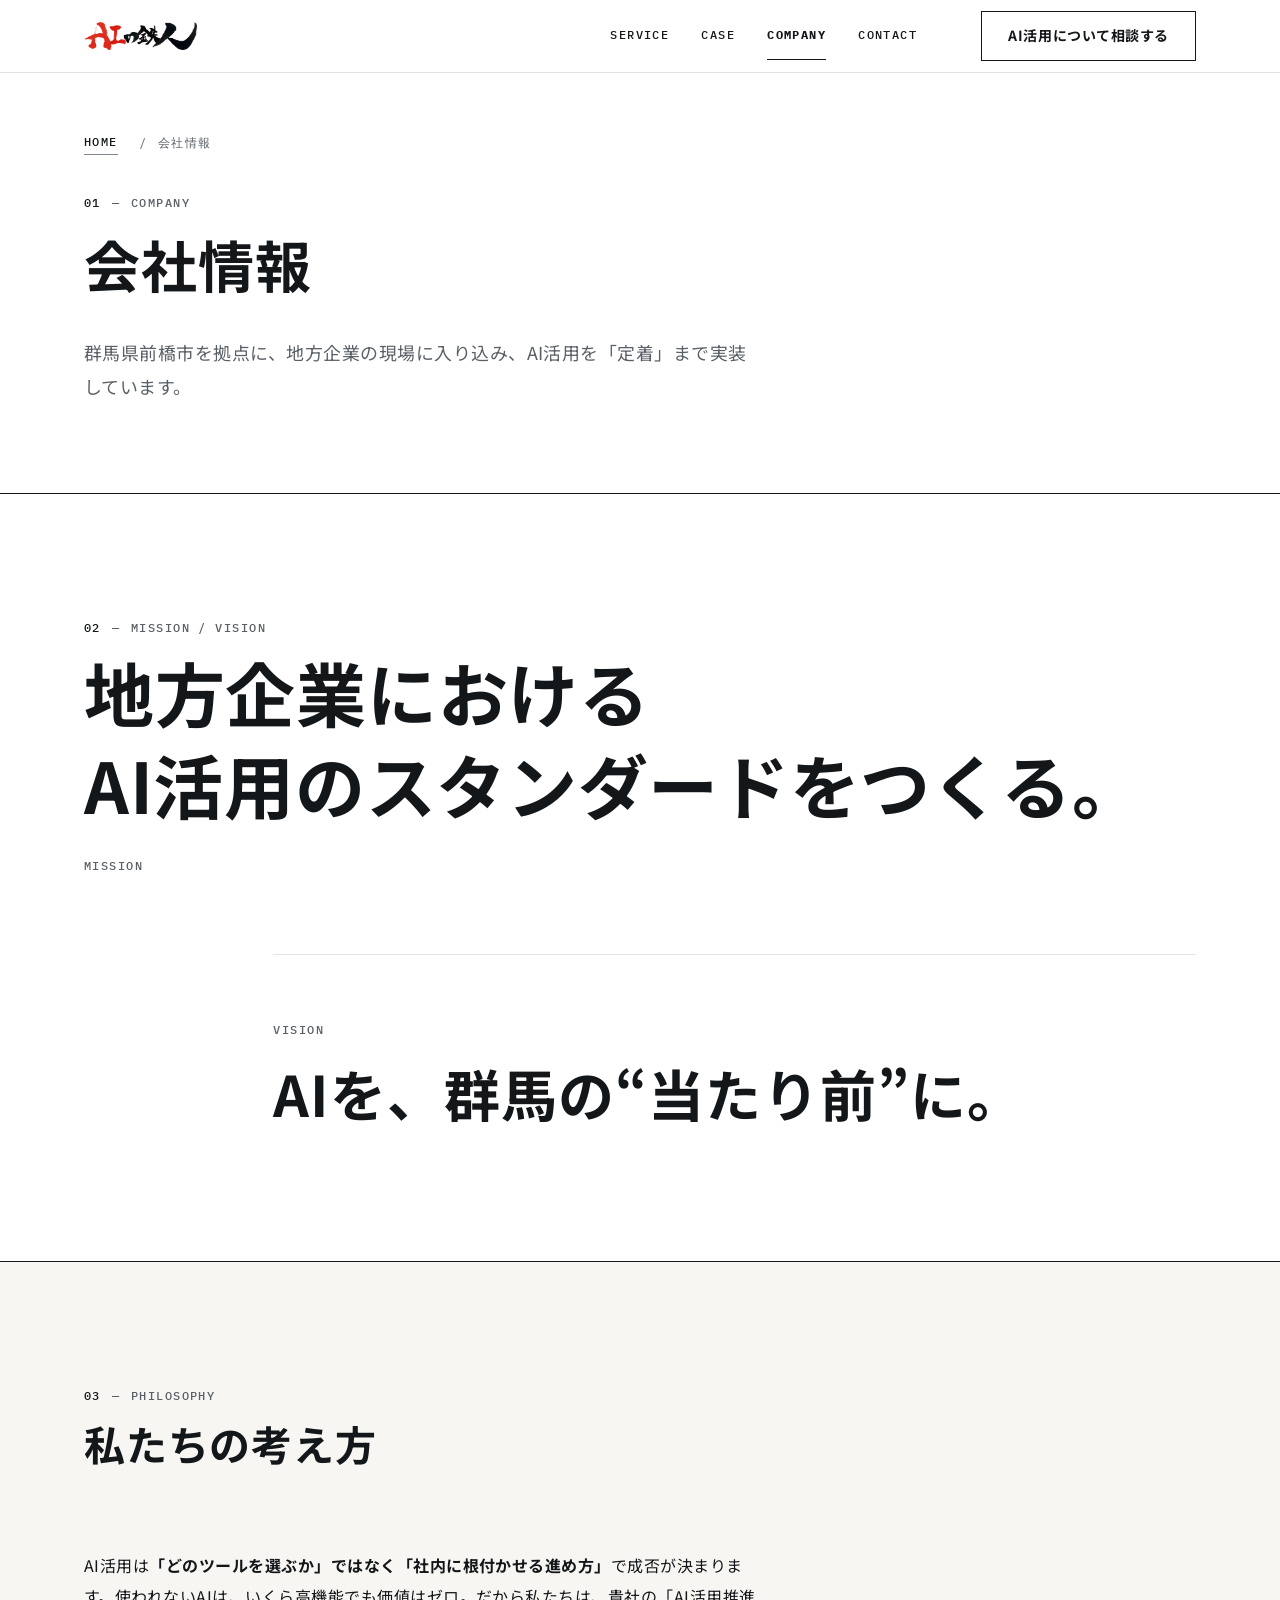
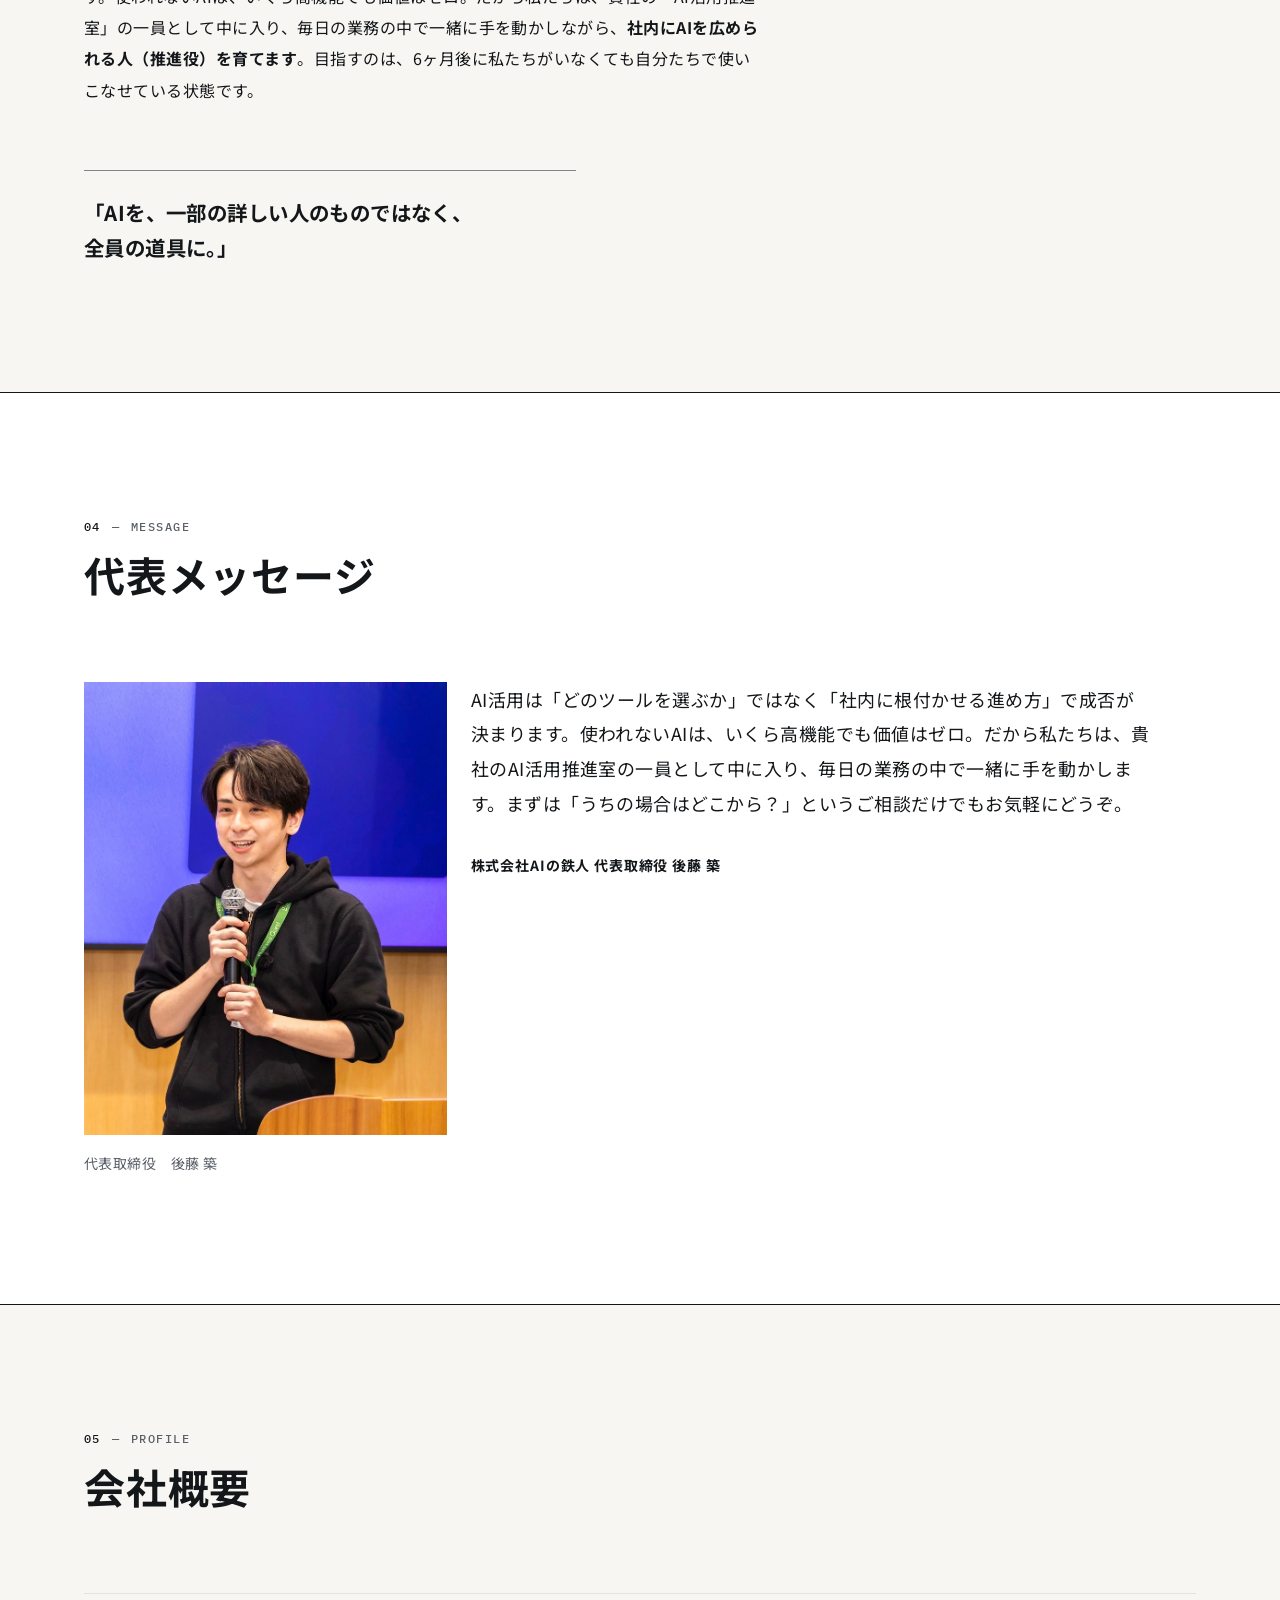
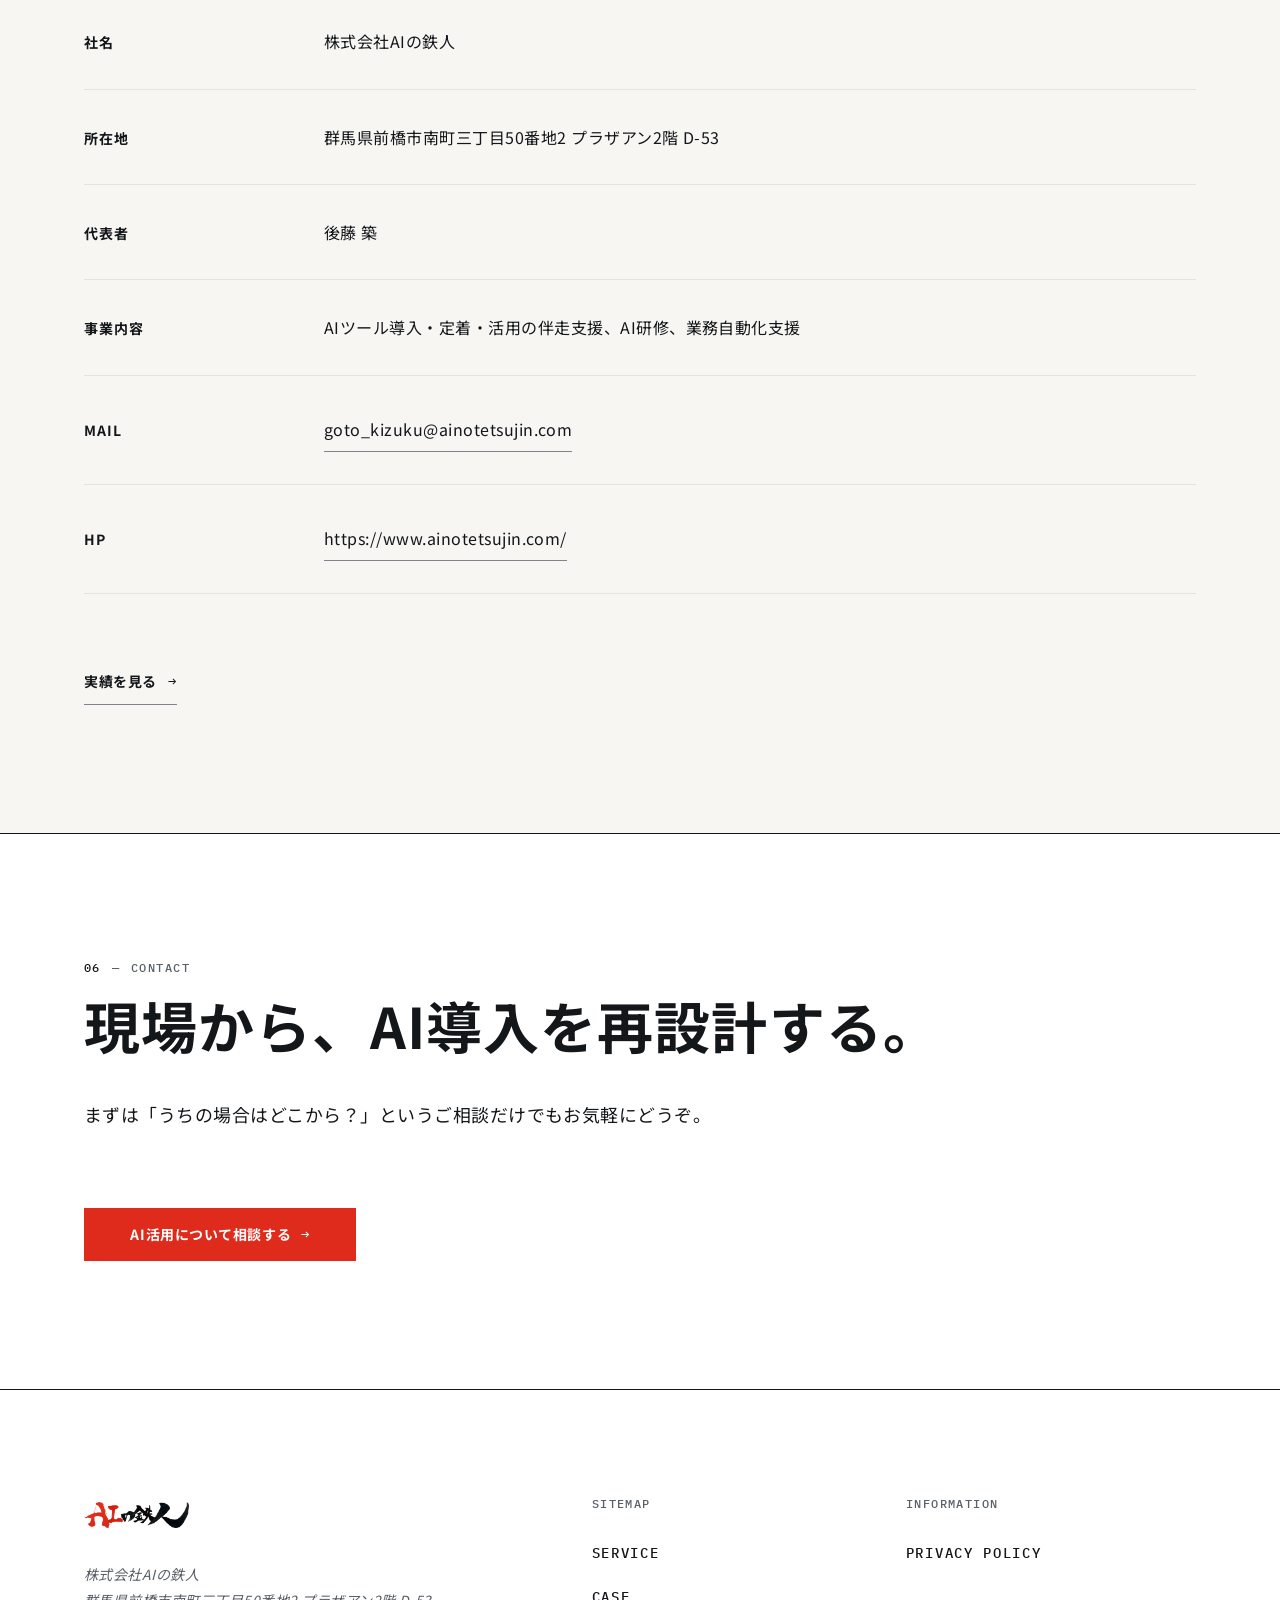
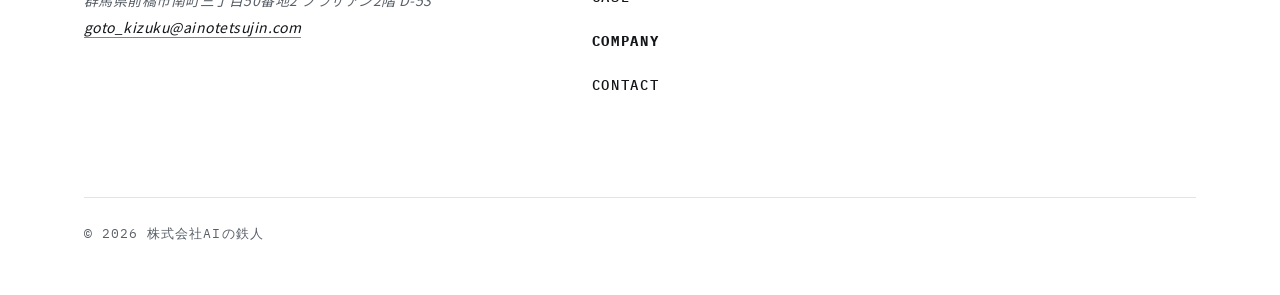
<file: company/index.html>
<!doctype html>
<html lang="ja">
  <head>
    <meta charset="utf-8">
    <meta name="viewport" content="width=device-width, initial-scale=1">
    <!--
      meta の方針は SITE.md §3.4 / §4.5。下層ページは `ページ名｜株式会社AIの鉄人` の順。
      description に書ける事実は CONTENT.md の範囲のみ（§1 会社概要 / §2.1 Mission）。
      設立年・資本金・従業員数などは【要確認 T-05〜T-12】のため書かない。
    -->
    <title>会社情報｜株式会社AIの鉄人</title>
    <meta name="description" content="株式会社AIの鉄人（群馬県前橋市南町）の会社情報です。代表取締役は後藤 築。AIツール導入・定着・活用の伴走支援、AI研修、業務自動化支援を行っています。「地方企業におけるAI活用のスタンダードをつくる。」をMissionに掲げています。">
    <meta property="og:title" content="会社情報｜株式会社AIの鉄人">
    <meta property="og:description" content="株式会社AIの鉄人（群馬県前橋市南町）の会社情報です。代表取締役は後藤 築。AIツール導入・定着・活用の伴走支援、AI研修、業務自動化支援を行っています。「地方企業におけるAI活用のスタンダードをつくる。」をMissionに掲げています。">
    <meta property="og:type" content="website">
    <meta property="og:url" content="https://www.ainotetsujin.com/company/">
    <!-- TODO(CONTENT T-04): 専用OG画像（1200×630）が未作成のため、暫定でロゴを使用 -->
    <meta property="og:image" content="https://www.ainotetsujin.com/assets/img/logo-circle.png">
    <meta property="og:image:width" content="480">
    <meta property="og:image:height" content="407">
    <meta property="og:image:alt" content="株式会社AIの鉄人 ロゴ">
    <meta property="og:site_name" content="株式会社AIの鉄人">
    <meta property="og:locale" content="ja_JP">
    <meta name="twitter:card" content="summary_large_image">
    <meta name="theme-color" content="#FFFFFF">
    <link rel="canonical" href="https://www.ainotetsujin.com/company/">
    <link rel="icon" href="../assets/img/logo-circle.png" type="image/png">
    <link rel="preconnect" href="https://fonts.googleapis.com">
    <link rel="preconnect" href="https://fonts.gstatic.com" crossorigin>
    <!-- Webフォントの読み込み方針はトップページと同一（DESIGN.md §3.1）。共通パーツのため全ページを同時に更新する -->
    <link href="https://fonts.googleapis.com/css2?family=IBM+Plex+Mono:wght@400;500&family=Noto+Sans+JP:wght@400;700&display=swap" rel="stylesheet" media="print" onload="this.media='all'">
    <noscript><link href="https://fonts.googleapis.com/css2?family=IBM+Plex+Mono:wght@400;500&family=Noto+Sans+JP:wght@400;700&display=swap" rel="stylesheet"></noscript>
    <link rel="stylesheet" href="../assets/css/style.css">
    <!--
      `js` クラスは reveal の初期状態（不可視）を有効にするフラグ。
      main.js の読み込みに失敗した場合はフラグを外し、コンテンツが不可視のまま残らないようにする。
    -->
    <script>document.documentElement.classList.add("js");</script>
    <script src="../assets/js/main.js" defer onerror="document.documentElement.classList.remove('js')"></script>
    <!-- 下層ページの構造化データは BreadcrumbList（SITE.md §3.4 / §5.2） -->
    <script type="application/ld+json">
      {
        "@context": "https://schema.org",
        "@type": "BreadcrumbList",
        "itemListElement": [
          {
            "@type": "ListItem",
            "position": 1,
            "name": "HOME",
            "item": "https://www.ainotetsujin.com/"
          },
          {
            "@type": "ListItem",
            "position": 2,
            "name": "会社情報",
            "item": "https://www.ainotetsujin.com/company/"
          }
        ]
      }
    </script>
  </head>
  <body>
    <a class="skip-link" href="#main">本文へスキップ</a>

    <!-- =====================================================================
         Header（SITE.md §3.1）— 全ページ共通パーツ。
         変更するときは全ページへ同時に反映する（CLAUDE.md §3-10）。
         このページは COMPANY のため、該当項目に aria-current="page" を付けている。
         ===================================================================== -->
    <header class="site-header">
      <div class="container site-header__inner">
        <a class="site-header__logo" href="/" aria-label="株式会社AIの鉄人 トップページ">
          <img src="../assets/img/logo-horizontal.png" alt="株式会社AIの鉄人" width="720" height="179" decoding="async">
        </a>
        <button class="menu-toggle" type="button" aria-label="メニューを開く" aria-controls="primary-nav" aria-expanded="false">
          <span class="menu-toggle__line" aria-hidden="true"></span>
          <span class="menu-toggle__line" aria-hidden="true"></span>
          <span class="menu-toggle__line" aria-hidden="true"></span>
        </button>
        <nav class="site-nav" id="primary-nav" aria-label="グローバルナビゲーション">
          <ul class="site-nav__list">
            <li><a href="/service/">SERVICE</a></li>
            <li><a href="/case/">CASE</a></li>
            <li><a href="/company/" aria-current="page">COMPANY</a></li>
            <li><a href="/contact/">CONTACT</a></li>
          </ul>
          <div class="site-nav__cta">
            <a class="btn btn--secondary" href="/contact/">AI活用について相談する</a>
          </div>
        </nav>
      </div>
    </header>

    <main id="main">

      <!-- ===================================================================
           SITE.md §4.5 — /company/ 会社情報
           セクション構成と表示連番（設計上の No. ⇄ 画面の連番）:
             01 COMPANY          = 下層ページ共通のページ見出し（設計上の No. は持たない）
             02 MISSION / VISION = SITE.md §4.5 No.01 Mission / Vision
             03 PHILOSOPHY       = SITE.md §4.5 No.02 Philosophy
             04 MESSAGE          = SITE.md §4.5 No.03 代表メッセージ
             05 PROFILE          = SITE.md §4.5 No.04 会社概要
             —                   = SITE.md §4.5 No.05 People【要確認 T-24】→ 実装しない（後述）
             06 CONTACT          = SITE.md §4.5 No.06 CTA
           欠番を訪問者に見せないため、実装したセクションだけを 01 から通しで振る
           （SITE.md §4.1「セクション番号の方針」と同じ扱い）。
           =================================================================== -->

      <!-- ===================================================================
           01 — ページ見出し＋リード
           最上部のセクションのため、上端の全幅罫線は引かない（DESIGN.md §6.1）
           =================================================================== -->
      <section class="section page-head" aria-labelledby="page-title">
        <div class="container">
          <nav class="breadcrumb" aria-label="パンくずリスト">
            <ol class="breadcrumb__list">
              <li class="breadcrumb__item"><a href="/"><span>HOME</span></a></li>
              <li class="breadcrumb__item"><span aria-current="page">会社情報</span></li>
            </ol>
          </nav>

          <p class="label">
            <span class="label__num">01</span>
            <span aria-hidden="true">—</span>
            <span>COMPANY</span>
          </p>
          <h1 class="page-head__title" id="page-title">会社情報</h1>
          <p class="page-head__lead">
            群馬県前橋市を拠点に、地方企業の現場に入り込み、AI活用を「定着」まで実装しています。
          </p>
        </div>
      </section>

      <!-- ===================================================================
           02 — Mission / Vision
           確定コピー（CONTENT.md §2.1 / §2.2）。改行位置・引用符（全角ダブルミニュート）を
           含めてそのまま使う。Mission ブロックは「宣言 → その下に MISSION ラベル」の順で
           組む（DESIGN.md §6.6）。反転面は使わない
           =================================================================== -->
      <section class="section" id="mission" aria-labelledby="mission-title">
        <div class="container">
          <div class="section__head reveal">
            <p class="label">
              <span class="label__num">02</span>
              <span aria-hidden="true">—</span>
              <span>MISSION / VISION</span>
            </p>
            <h2 class="mission__title" id="mission-title">
              <span>地方企業における</span>
              <span><span class="nobr">AI活用の</span><span class="nobr">スタンダードを</span><span class="nobr">つくる。</span></span>
            </h2>
            <p class="mono mission__caption">MISSION</p>
          </div>

          <!-- PHOTO: 地方企業の現場・群馬（3:2） -->

          <div class="vision offset-2 reveal">
            <p class="mono">VISION</p>
            <h3 class="vision__title"><span class="nobr">AIを、</span><span class="nobr">群馬の</span><span class="nobr">“当たり前”に。</span></h3>
          </div>
        </div>
      </section>

      <!-- ===================================================================
           03 — Philosophy
           本文は CONTENT.md §7.4 導入文の確定コピー（強調位置を含む）。
           末尾の一文は CONTENT.md §2.5 の宣言。T-22 の決定により Mission としては
           掲出せず、Mission / Vision と並ぶ見出しレベルにもしない（本文中の思想的コピー）
           =================================================================== -->
      <section class="section section--subtle" id="philosophy" aria-labelledby="philosophy-title">
        <div class="container">
          <div class="section__head reveal">
            <p class="label">
              <span class="label__num">03</span>
              <span aria-hidden="true">—</span>
              <span>PHILOSOPHY</span>
            </p>
            <h2 class="section__title" id="philosophy-title">私たちの考え方</h2>
          </div>

          <div class="reveal">
            <p class="philosophy__body">AI活用は<strong>「どのツールを選ぶか」ではなく「社内に根付かせる進め方」</strong>で成否が決まります。使われないAIは、いくら高機能でも価値はゼロ。だから私たちは、貴社の「AI活用推進室」の一員として中に入り、毎日の業務の中で一緒に手を動かしながら、<strong>社内にAIを広められる人（推進役）を育てます</strong>。目指すのは、6ヶ月後に私たちがいなくても自分たちで使いこなせている状態です。</p>
            <p class="statement"><span class="nobr">「AIを、</span><span class="nobr">一部の詳しい人の</span><span class="nobr">ものではなく、</span><span class="nobr">全員の道具に。」</span></p>
          </div>
        </div>
      </section>

      <!-- ===================================================================
           04 — 代表メッセージ
           本文は CONTENT.md §5.2 の確定分（既存2版のうち旧原稿版を正とする決定
           〔T-30・2026-08-06〕）。署名表記は §5.1 の確定コピー。
           TODO(CONTENT T-01): 正式文面は代表確認待ち。確定したら CONTENT.md §5.2 を
           先に更新し、その文面へ差し替える。
           TODO(CONTENT T-02): 写真は透かしなしの元データがあれば差し替える。
           TODO(CONTENT T-25): 経歴・プロフィールは未確定のため書かない。
           =================================================================== -->
      <section class="section" id="message" aria-labelledby="message-title">
        <div class="container">
          <div class="section__head reveal">
            <p class="label">
              <span class="label__num">04</span>
              <span aria-hidden="true">—</span>
              <span>MESSAGE</span>
            </p>
            <h2 class="section__title" id="message-title">代表メッセージ</h2>
          </div>

          <!--
            SPでは本文が先、写真が後になるようDOM順を「本文 → 写真」にしている
            （DESIGN.md §9.2「2カラムの本文＋写真は縦積み（写真を下）」）。
            1024px 以上では CSS のグリッド配置で写真を左段へ置く。
          -->
          <div class="ceo reveal">
            <div class="ceo__text">
              <p class="ceo__body">AI活用は「どのツールを選ぶか」ではなく「社内に根付かせる進め方」で成否が決まります。使われないAIは、いくら高機能でも価値はゼロ。だから私たちは、貴社のAI活用推進室の一員として中に入り、毎日の業務の中で一緒に手を動かします。まずは「うちの場合はどこから？」というご相談だけでもお気軽にどうぞ。</p>
              <p class="ceo__signature">株式会社AIの鉄人 代表取締役 後藤 築</p>
            </div>
            <figure class="ceo__photo">
              <!-- 人物写真は 4:5 にトリミングして表示する（DESIGN.md §7.3。CSS の object-fit で処理） -->
              <img src="../assets/img/ceo-photo.jpg" alt="マイクを持って話す代表取締役 後藤 築" width="1600" height="981" loading="lazy" decoding="async">
              <figcaption class="ceo__name">代表取締役　後藤 築</figcaption>
            </figure>
          </div>
        </div>
      </section>

      <!-- ===================================================================
           05 — 会社概要
           CONTENT.md §1 のうち【要確認】が付いていない項目だけを出す。
           設立年月（T-05）・資本金（T-06）・従業員数（T-07）・電話番号（T-08）・
           法人番号（T-09）・英字表記（T-10）・代表者名の読み仮名（T-11）・
           拠点（T-12）は未確定のため、推測で埋めず行ごと出さない（CONTENT.md §0-2 / §1）。
           事業内容は登記どおり3分類で書く（サービス6区分と混同しない。SITE.md §4.5-04）
           =================================================================== -->
      <section class="section section--subtle" id="profile" aria-labelledby="profile-title">
        <div class="container">
          <div class="section__head reveal">
            <p class="label">
              <span class="label__num">05</span>
              <span aria-hidden="true">—</span>
              <span>PROFILE</span>
            </p>
            <h2 class="section__title" id="profile-title">会社概要</h2>
          </div>

          <dl class="deflist reveal">
            <div class="deflist__row">
              <dt>社名</dt>
              <dd>株式会社AIの鉄人</dd>
            </div>
            <div class="deflist__row">
              <dt>所在地</dt>
              <dd>群馬県前橋市南町三丁目50番地2 プラザアン2階 D-53</dd>
            </div>
            <div class="deflist__row">
              <dt>代表者</dt>
              <dd>後藤 築</dd>
            </div>
            <div class="deflist__row">
              <dt>事業内容</dt>
              <dd>AIツール導入・定着・活用の伴走支援、AI研修、業務自動化支援</dd>
            </div>
            <div class="deflist__row">
              <dt>MAIL</dt>
              <dd><a href="mailto:goto_kizuku@ainotetsujin.com">goto_kizuku@ainotetsujin.com</a></dd>
            </div>
            <div class="deflist__row">
              <dt>HP</dt>
              <dd><a href="https://www.ainotetsujin.com/">https://www.ainotetsujin.com/</a></dd>
            </div>
          </dl>
          <!-- TODO(CONTENT T-05〜T-12): 設立年月・資本金・従業員数・電話番号・法人番号・英字表記・読み仮名・拠点が確定したら行を追加する -->

          <!-- SITE.md §5.2 の導線ルール: /company/ → /case/「実績を見る」。副CTAは1セクションに1つ -->
          <div class="list-section__foot reveal">
            <a class="tlink" href="/case/">実績を見る<span class="tlink__arrow" aria-hidden="true">→</span></a>
          </div>
        </div>
      </section>

      <!--
        SITE.md §4.5 No.05 — People は【要確認 T-24】のため実装しない。
        代表以外のメンバーの氏名・役割・写真・掲載可否・人数がすべて未確定であり、
        「確定するまで置かない」という決定に従う（CONTENT.md §5.3）。
        「チーム」「メンバー」を前提とした文言も使わない。
      -->

      <!-- ===================================================================
           06 — CTA（SITE.md §4.5 No.06 / §3.3 主CTA）
           見出しは CONTENT.md §2.3 の別案（ブランドコピー）、リードは §6.2 の確定コピー
           =================================================================== -->
      <section class="section" id="contact" aria-labelledby="cta-title">
        <div class="container">
          <div class="section__head reveal">
            <p class="label">
              <span class="label__num">06</span>
              <span aria-hidden="true">—</span>
              <span>CONTACT</span>
            </p>
            <h2 class="cta__title" id="cta-title"><span class="nobr">現場から、</span><span class="nobr">AI導入を</span><span class="nobr">再設計する。</span></h2>
            <p class="cta__lead">まずは「うちの場合はどこから？」というご相談だけでもお気軽にどうぞ。</p>
          </div>
          <div class="cta__actions reveal">
            <a class="btn btn--primary" href="/contact/">AI活用について相談する<span class="btn__arrow" aria-hidden="true">→</span></a>
          </div>
        </div>
      </section>

    </main>

    <!-- =====================================================================
         Footer（SITE.md §3.2）— 全ページ共通パーツ。
         変更するときは全ページへ同時に反映する（CLAUDE.md §3-10）
         ===================================================================== -->
    <footer class="site-footer">
      <div class="container">
        <div class="site-footer__grid">
          <div>
            <a class="site-footer__logo" href="/" aria-label="株式会社AIの鉄人 トップページ">
              <img src="../assets/img/logo-horizontal.png" alt="株式会社AIの鉄人" width="720" height="179" loading="lazy" decoding="async">
            </a>
            <address class="site-footer__company">
              株式会社AIの鉄人<br>
              群馬県前橋市南町三丁目50番地2 プラザアン2階 D-53<br>
              <a href="mailto:goto_kizuku@ainotetsujin.com">goto_kizuku@ainotetsujin.com</a>
            </address>
          </div>
          <nav class="site-footer__nav" aria-label="フッターナビゲーション">
            <p class="site-footer__heading">SITEMAP</p>
            <ul>
              <li><a href="/service/">SERVICE</a></li>
              <li><a href="/case/">CASE</a></li>
              <li><a href="/company/" aria-current="page">COMPANY</a></li>
              <li><a href="/contact/">CONTACT</a></li>
            </ul>
          </nav>
          <div class="site-footer__util">
            <p class="site-footer__heading">INFORMATION</p>
            <ul>
              <li><a href="/privacy/">PRIVACY POLICY</a></li>
            </ul>
          </div>
        </div>
        <div class="site-footer__bottom">
          <p class="site-footer__copyright">© 2026 株式会社AIの鉄人</p>
        </div>
      </div>
    </footer>
  </body>
</html>
</file>
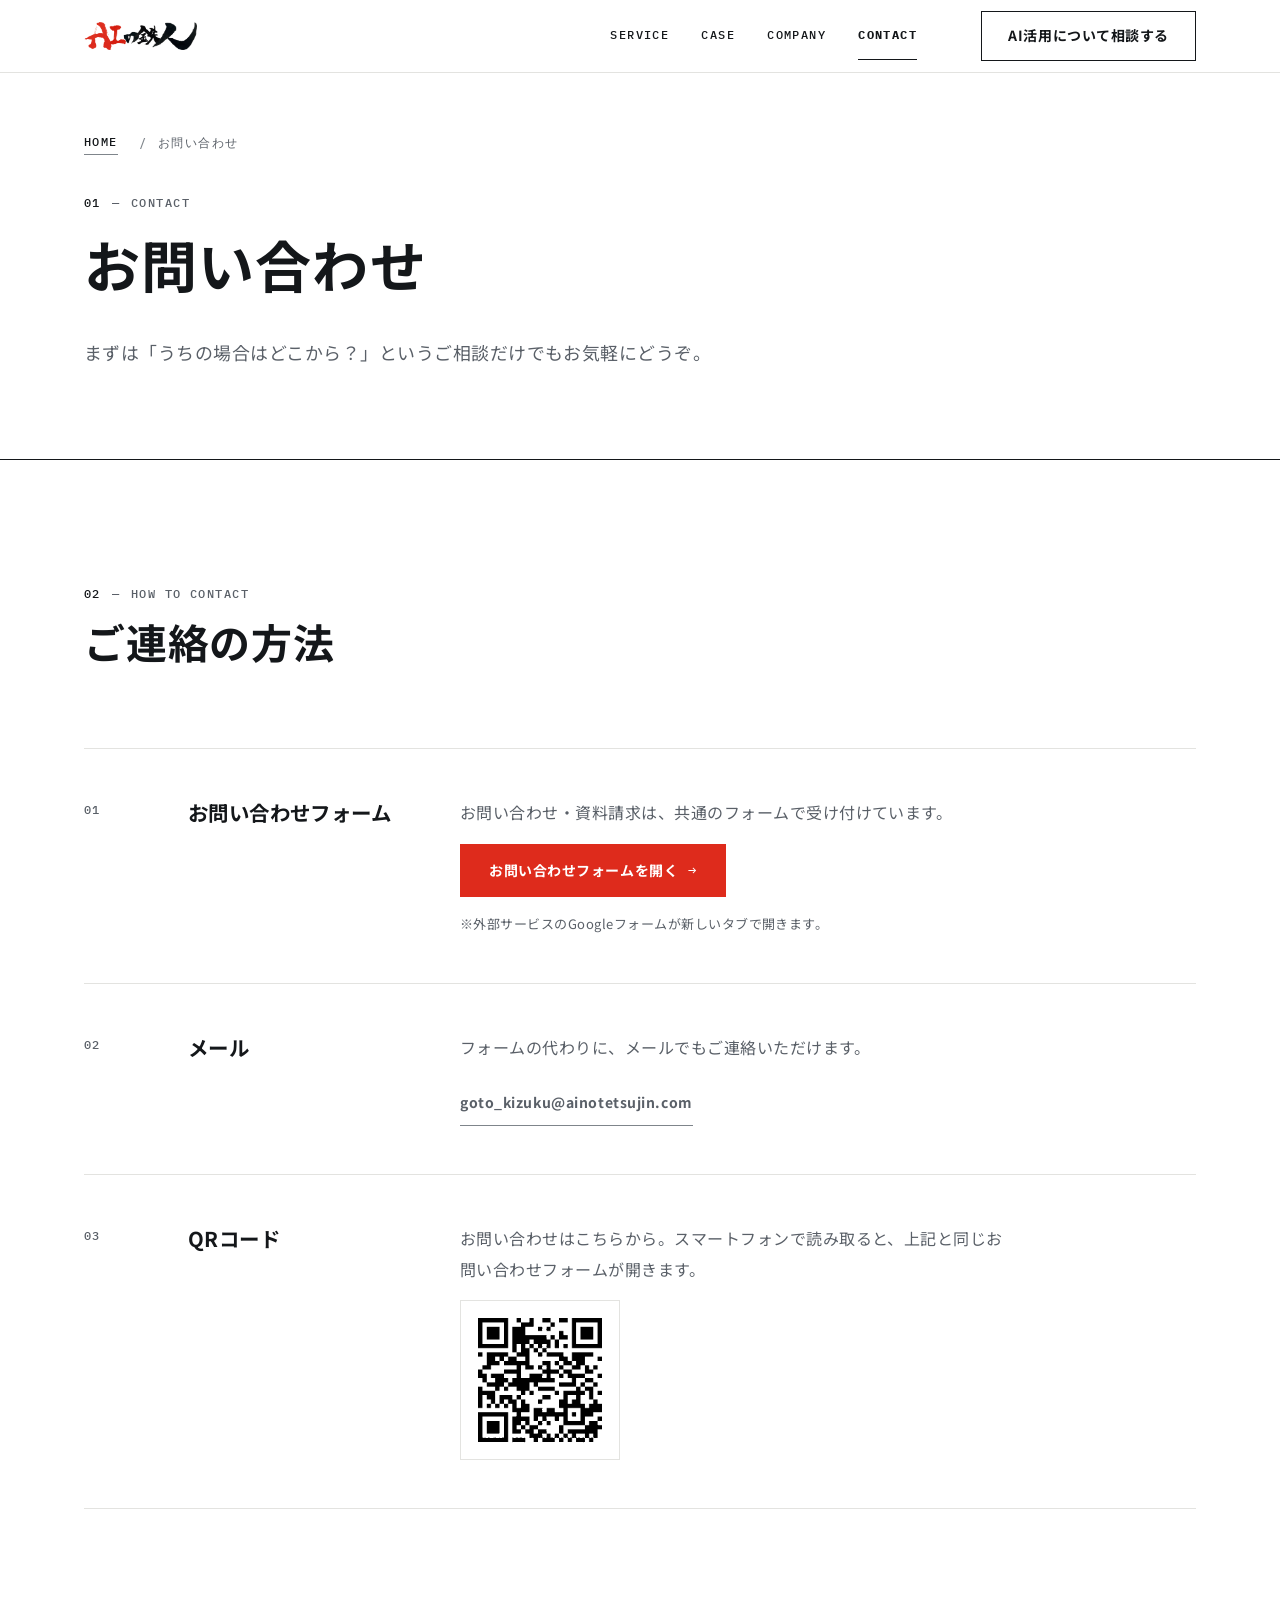
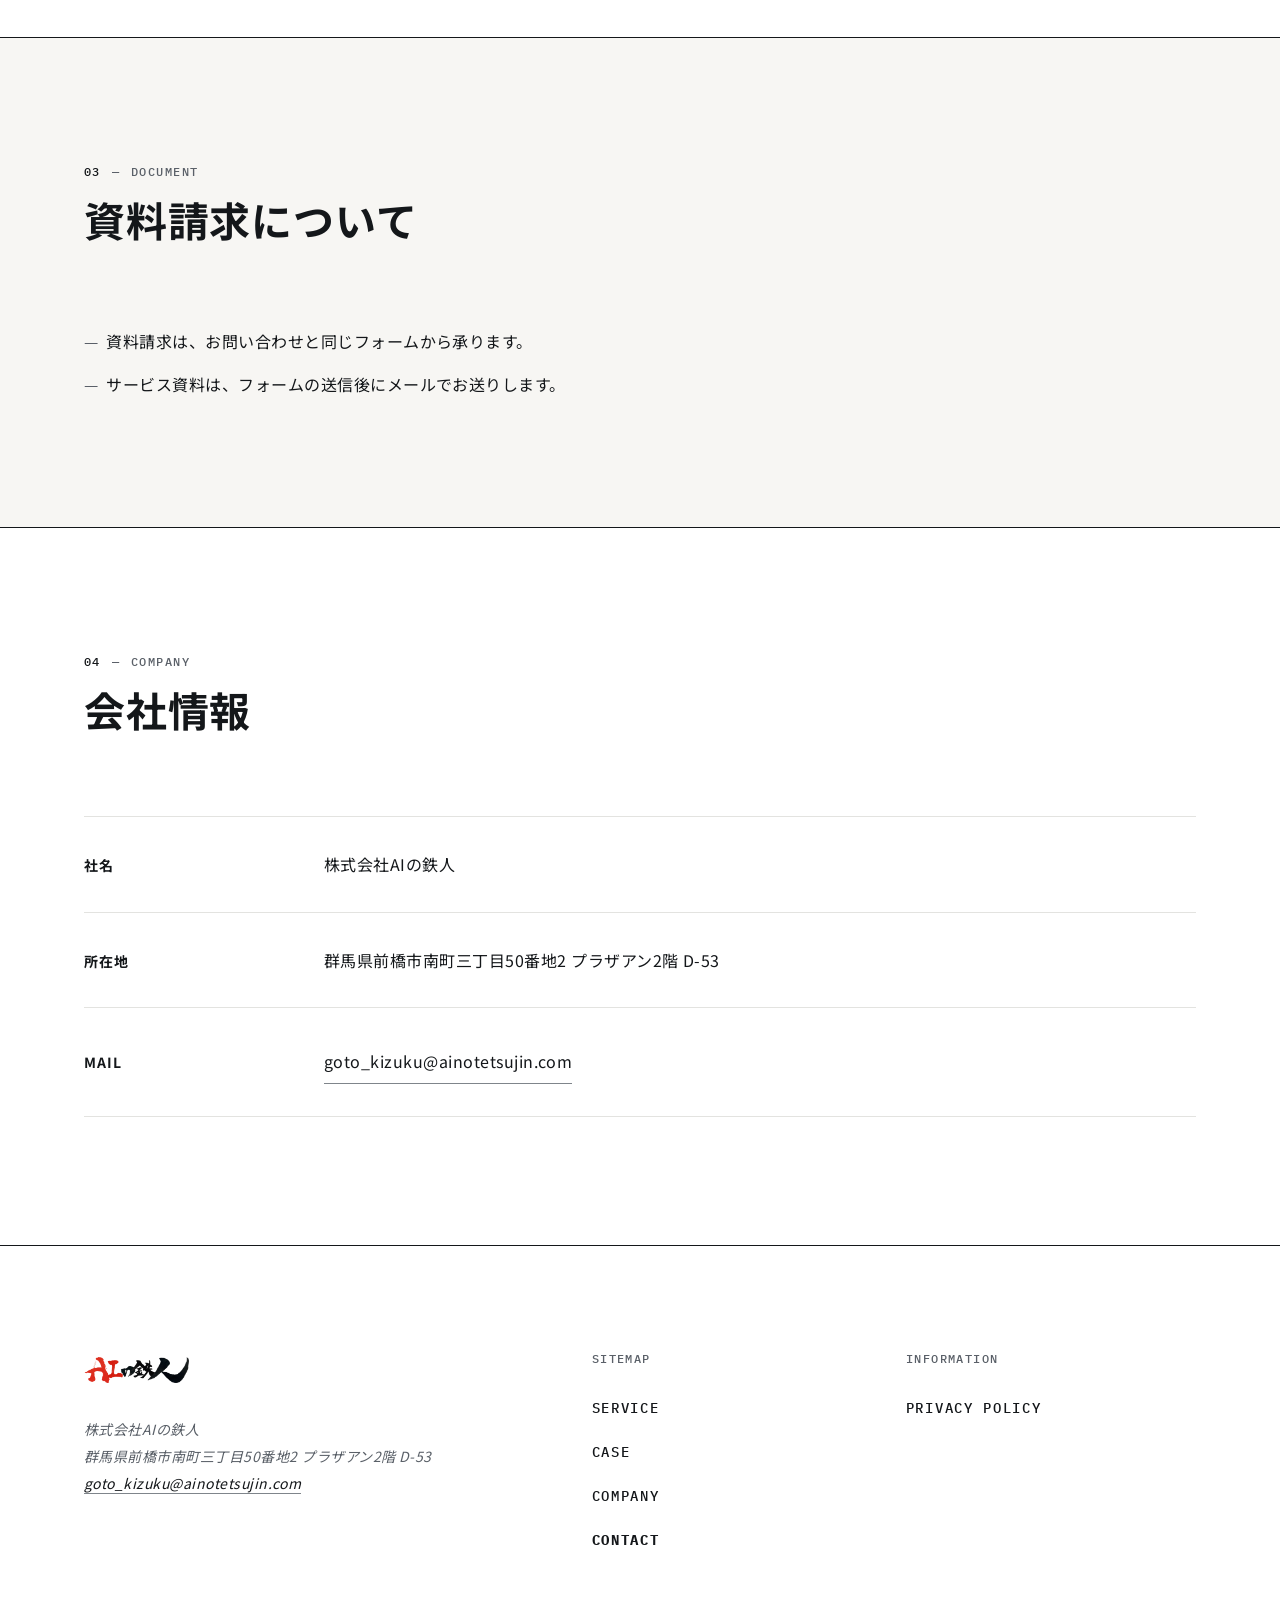
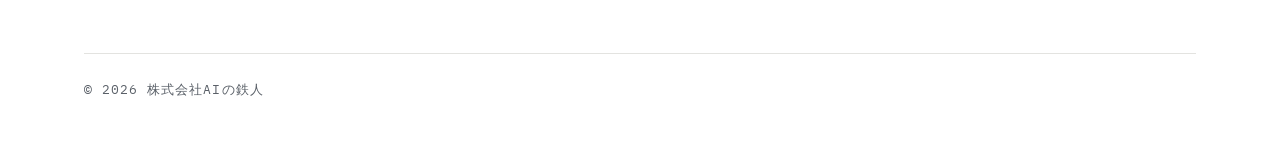
<file: contact/index.html>
<!doctype html>
<html lang="ja">
  <head>
    <meta charset="utf-8">
    <meta name="viewport" content="width=device-width, initial-scale=1">
    <!--
      meta の方針は SITE.md §3.4 / §4.7。下層ページは `ページ名｜株式会社AIの鉄人` の順。
      description に書ける事実は CONTENT.md の範囲のみ（§6.1 問い合わせ導線 / §6.2 誘導文 / §1 所在地）。
      電話番号・受付時間・返信目安は【要確認 T-08】のため書かない。
    -->
    <title>お問い合わせ｜株式会社AIの鉄人</title>
    <meta name="description" content="株式会社AIの鉄人（群馬県前橋市）へのお問い合わせ・資料請求のご案内です。お問い合わせフォーム（Googleフォーム）またはメールで受け付けています。まずは「うちの場合はどこから？」というご相談だけでもお気軽にどうぞ。">
    <meta property="og:title" content="お問い合わせ｜株式会社AIの鉄人">
    <meta property="og:description" content="株式会社AIの鉄人（群馬県前橋市）へのお問い合わせ・資料請求のご案内です。お問い合わせフォーム（Googleフォーム）またはメールで受け付けています。まずは「うちの場合はどこから？」というご相談だけでもお気軽にどうぞ。">
    <meta property="og:type" content="website">
    <meta property="og:url" content="https://www.ainotetsujin.com/contact/">
    <!-- TODO(CONTENT T-04): 専用OG画像（1200×630）が未作成のため、暫定でロゴを使用 -->
    <meta property="og:image" content="https://www.ainotetsujin.com/assets/img/logo-circle.png">
    <meta property="og:image:width" content="480">
    <meta property="og:image:height" content="407">
    <meta property="og:image:alt" content="株式会社AIの鉄人 ロゴ">
    <meta property="og:site_name" content="株式会社AIの鉄人">
    <meta property="og:locale" content="ja_JP">
    <meta name="twitter:card" content="summary_large_image">
    <meta name="theme-color" content="#FFFFFF">
    <link rel="canonical" href="https://www.ainotetsujin.com/contact/">
    <link rel="icon" href="../assets/img/logo-circle.png" type="image/png">
    <link rel="preconnect" href="https://fonts.googleapis.com">
    <link rel="preconnect" href="https://fonts.gstatic.com" crossorigin>
    <!-- Webフォントの読み込み方針はトップページと同一（DESIGN.md §3.1）。共通パーツのため全ページを同時に更新する -->
    <link href="https://fonts.googleapis.com/css2?family=IBM+Plex+Mono:wght@400;500&family=Noto+Sans+JP:wght@400;700&display=swap" rel="stylesheet" media="print" onload="this.media='all'">
    <noscript><link href="https://fonts.googleapis.com/css2?family=IBM+Plex+Mono:wght@400;500&family=Noto+Sans+JP:wght@400;700&display=swap" rel="stylesheet"></noscript>
    <link rel="stylesheet" href="../assets/css/style.css">
    <!--
      `js` クラスは reveal の初期状態（不可視）を有効にするフラグ。
      main.js の読み込みに失敗した場合はフラグを外し、コンテンツが不可視のまま残らないようにする。
    -->
    <script>document.documentElement.classList.add("js");</script>
    <script src="../assets/js/main.js" defer onerror="document.documentElement.classList.remove('js')"></script>
    <!-- 下層ページの構造化データは BreadcrumbList（SITE.md §3.4 / §5.2） -->
    <script type="application/ld+json">
      {
        "@context": "https://schema.org",
        "@type": "BreadcrumbList",
        "itemListElement": [
          {
            "@type": "ListItem",
            "position": 1,
            "name": "HOME",
            "item": "https://www.ainotetsujin.com/"
          },
          {
            "@type": "ListItem",
            "position": 2,
            "name": "お問い合わせ",
            "item": "https://www.ainotetsujin.com/contact/"
          }
        ]
      }
    </script>
  </head>
  <body>
    <a class="skip-link" href="#main">本文へスキップ</a>

    <!-- =====================================================================
         Header（SITE.md §3.1）— 全ページ共通パーツ。
         変更するときは全ページへ同時に反映する（CLAUDE.md §3-10）。
         このページは CONTACT のため、該当項目に aria-current="page" を付けている。
         ===================================================================== -->
    <header class="site-header">
      <div class="container site-header__inner">
        <a class="site-header__logo" href="/" aria-label="株式会社AIの鉄人 トップページ">
          <img src="../assets/img/logo-horizontal.png" alt="株式会社AIの鉄人" width="720" height="179" decoding="async">
        </a>
        <button class="menu-toggle" type="button" aria-label="メニューを開く" aria-controls="primary-nav" aria-expanded="false">
          <span class="menu-toggle__line" aria-hidden="true"></span>
          <span class="menu-toggle__line" aria-hidden="true"></span>
          <span class="menu-toggle__line" aria-hidden="true"></span>
        </button>
        <nav class="site-nav" id="primary-nav" aria-label="グローバルナビゲーション">
          <ul class="site-nav__list">
            <li><a href="/service/">SERVICE</a></li>
            <li><a href="/case/">CASE</a></li>
            <li><a href="/company/">COMPANY</a></li>
            <li><a href="/contact/" aria-current="page">CONTACT</a></li>
          </ul>
          <div class="site-nav__cta">
            <a class="btn btn--secondary" href="/contact/">AI活用について相談する</a>
          </div>
        </nav>
      </div>
    </header>

    <main id="main">

      <!-- ===================================================================
           SITE.md §4.7 — /contact/ お問い合わせ
           セクション構成と表示連番（設計上の No. ⇄ 画面の連番）:
             01 CONTACT   = SITE.md §4.7 No.01 見出し＋誘導文
             02 HOW TO    = SITE.md §4.7 No.02 問い合わせ手段（フォーム／メール／QR）
             03 DOCUMENT  = SITE.md §4.7 No.03 補足（資料はフォーム送信後にメールで送付）
             04 COMPANY   = SITE.md §4.7 No.04 会社情報（所在地・MAIL）
           このページ自体が最終導線のため、末尾に別のCTAブロックは置かない（SITE.md §3.3）。
           サイト内に独自フォームを持たない（CLAUDE.md §1）。
           =================================================================== -->

      <!-- ===================================================================
           01 — 見出し＋誘導文
           誘導文は CONTENT.md §6.2 の確定コピー（句点で終える。感嘆符を使わない〔T-32〕）。
           最上部のセクションのため、上端の全幅罫線は引かない（DESIGN.md §6.1）
           =================================================================== -->
      <section class="section page-head" aria-labelledby="page-title">
        <div class="container">
          <nav class="breadcrumb" aria-label="パンくずリスト">
            <ol class="breadcrumb__list">
              <li class="breadcrumb__item"><a href="/"><span>HOME</span></a></li>
              <li class="breadcrumb__item"><span aria-current="page">お問い合わせ</span></li>
            </ol>
          </nav>

          <p class="label">
            <span class="label__num">01</span>
            <span aria-hidden="true">—</span>
            <span>CONTACT</span>
          </p>
          <h1 class="page-head__title" id="page-title">お問い合わせ</h1>
          <p class="page-head__lead">
            まずは「うちの場合はどこから？」というご相談だけでもお気軽にどうぞ。
          </p>
        </div>
      </section>

      <!-- ===================================================================
           02 — 問い合わせ手段
           Googleフォーム（お問い合わせ・資料請求 共通）／メール／QRコード。
           フォームURL・メールアドレス・QR画像は CONTENT.md §6.1。
           外部サイト（Googleフォーム）へ遷移することが分かるよう、リンク横に注記を置く
           （DESIGN.md §10.3「別タブで開くリンクにはその旨を伝える」）
           =================================================================== -->
      <section class="section" id="how-to-contact" aria-labelledby="how-title">
        <div class="container">
          <div class="section__head reveal">
            <p class="label">
              <span class="label__num">02</span>
              <span aria-hidden="true">—</span>
              <span>HOW TO CONTACT</span>
            </p>
            <h2 class="section__title" id="how-title">ご連絡の方法</h2>
          </div>

          <ol class="idx reveal">
            <li class="idx__item">
              <span class="idx__num" aria-hidden="true">01</span>
              <h3 class="idx__title">お問い合わせフォーム</h3>
              <div class="idx__desc method__body">
                <p>お問い合わせ・資料請求は、共通のフォームで受け付けています。</p>
                <p>
                  <a class="btn btn--primary" href="https://forms.gle/YZ8bPWESxtVHzLJG6" target="_blank" rel="noopener">お問い合わせフォームを開く<span class="btn__arrow" aria-hidden="true">→</span></a>
                </p>
                <p class="method__note">※外部サービスのGoogleフォームが新しいタブで開きます。</p>
              </div>
            </li>
            <li class="idx__item">
              <span class="idx__num" aria-hidden="true">02</span>
              <h3 class="idx__title">メール</h3>
              <div class="idx__desc method__body">
                <p>フォームの代わりに、メールでもご連絡いただけます。</p>
                <p>
                  <a class="tlink" href="mailto:goto_kizuku@ainotetsujin.com">goto_kizuku@ainotetsujin.com</a>
                </p>
              </div>
            </li>
            <li class="idx__item">
              <span class="idx__num" aria-hidden="true">03</span>
              <h3 class="idx__title">QRコード</h3>
              <div class="idx__desc method__body">
                <p>お問い合わせはこちらから。スマートフォンで読み取ると、上記と同じお問い合わせフォームが開きます。</p>
                <p>
                      <img class="method__qr" src="../assets/img/contact-qr.png" alt="お問い合わせフォームのQRコード" width="480" height="480" loading="lazy" decoding="async">
                </p>
              </div>
            </li>
          </ol>
        </div>
      </section>

      <!-- ===================================================================
           03 — 補足（資料請求について）
           資料はフォーム送信後にメールで送付する運用（CONTENT.md §6.1）。
           サイトから直接PDFを配布する導線は持たないため「ダウンロード」という語を使わない
           （SITE.md §3.3 / §4.7-03）
           =================================================================== -->
      <section class="section section--subtle" id="document" aria-labelledby="document-title">
        <div class="container">
          <div class="section__head reveal">
            <p class="label">
              <span class="label__num">03</span>
              <span aria-hidden="true">—</span>
              <span>DOCUMENT</span>
            </p>
            <h2 class="section__title" id="document-title">資料請求について</h2>
          </div>

          <ul class="bullets reveal">
            <li>資料請求は、お問い合わせと同じフォームから承ります。</li>
            <li>サービス資料は、フォームの送信後にメールでお送りします。</li>
          </ul>
        </div>
      </section>

      <!-- ===================================================================
           04 — 会社情報
           CONTENT.md §1 のうち確定している項目のみ。電話番号・受付時間・返信目安は
           【要確認 T-08】のため書かない（SITE.md §4.7）
           =================================================================== -->
      <section class="section" id="company-info" aria-labelledby="company-info-title">
        <div class="container">
          <div class="section__head reveal">
            <p class="label">
              <span class="label__num">04</span>
              <span aria-hidden="true">—</span>
              <span>COMPANY</span>
            </p>
            <h2 class="section__title" id="company-info-title">会社情報</h2>
          </div>

          <dl class="deflist reveal">
            <div class="deflist__row">
              <dt>社名</dt>
              <dd>株式会社AIの鉄人</dd>
            </div>
            <div class="deflist__row">
              <dt>所在地</dt>
              <dd>群馬県前橋市南町三丁目50番地2 プラザアン2階 D-53</dd>
            </div>
            <div class="deflist__row">
              <dt>MAIL</dt>
              <dd><a href="mailto:goto_kizuku@ainotetsujin.com">goto_kizuku@ainotetsujin.com</a></dd>
            </div>
          </dl>
          <!-- TODO(CONTENT T-08): 電話番号は掲載可否を含めて未確定のため行を出さない -->
          <!--
            /contact/ からの副CTAは SITE.md §5.2 の導線ルールに定義が無いため置かない
            （導線を追加する場合は、実装より先に SITE.md を更新する。CLAUDE.md §3-4）。
            /company/ へはフッターのナビゲーションから辿れる。
          -->
        </div>
      </section>

    </main>

    <!-- =====================================================================
         Footer（SITE.md §3.2）— 全ページ共通パーツ。
         変更するときは全ページへ同時に反映する（CLAUDE.md §3-10）
         ===================================================================== -->
    <footer class="site-footer">
      <div class="container">
        <div class="site-footer__grid">
          <div>
            <a class="site-footer__logo" href="/" aria-label="株式会社AIの鉄人 トップページ">
              <img src="../assets/img/logo-horizontal.png" alt="株式会社AIの鉄人" width="720" height="179" loading="lazy" decoding="async">
            </a>
            <address class="site-footer__company">
              株式会社AIの鉄人<br>
              群馬県前橋市南町三丁目50番地2 プラザアン2階 D-53<br>
              <a href="mailto:goto_kizuku@ainotetsujin.com">goto_kizuku@ainotetsujin.com</a>
            </address>
          </div>
          <nav class="site-footer__nav" aria-label="フッターナビゲーション">
            <p class="site-footer__heading">SITEMAP</p>
            <ul>
              <li><a href="/service/">SERVICE</a></li>
              <li><a href="/case/">CASE</a></li>
              <li><a href="/company/">COMPANY</a></li>
              <li><a href="/contact/" aria-current="page">CONTACT</a></li>
            </ul>
          </nav>
          <div class="site-footer__util">
            <p class="site-footer__heading">INFORMATION</p>
            <ul>
              <li><a href="/privacy/">PRIVACY POLICY</a></li>
            </ul>
          </div>
        </div>
        <div class="site-footer__bottom">
          <p class="site-footer__copyright">© 2026 株式会社AIの鉄人</p>
        </div>
      </div>
    </footer>
  </body>
</html>
</file>
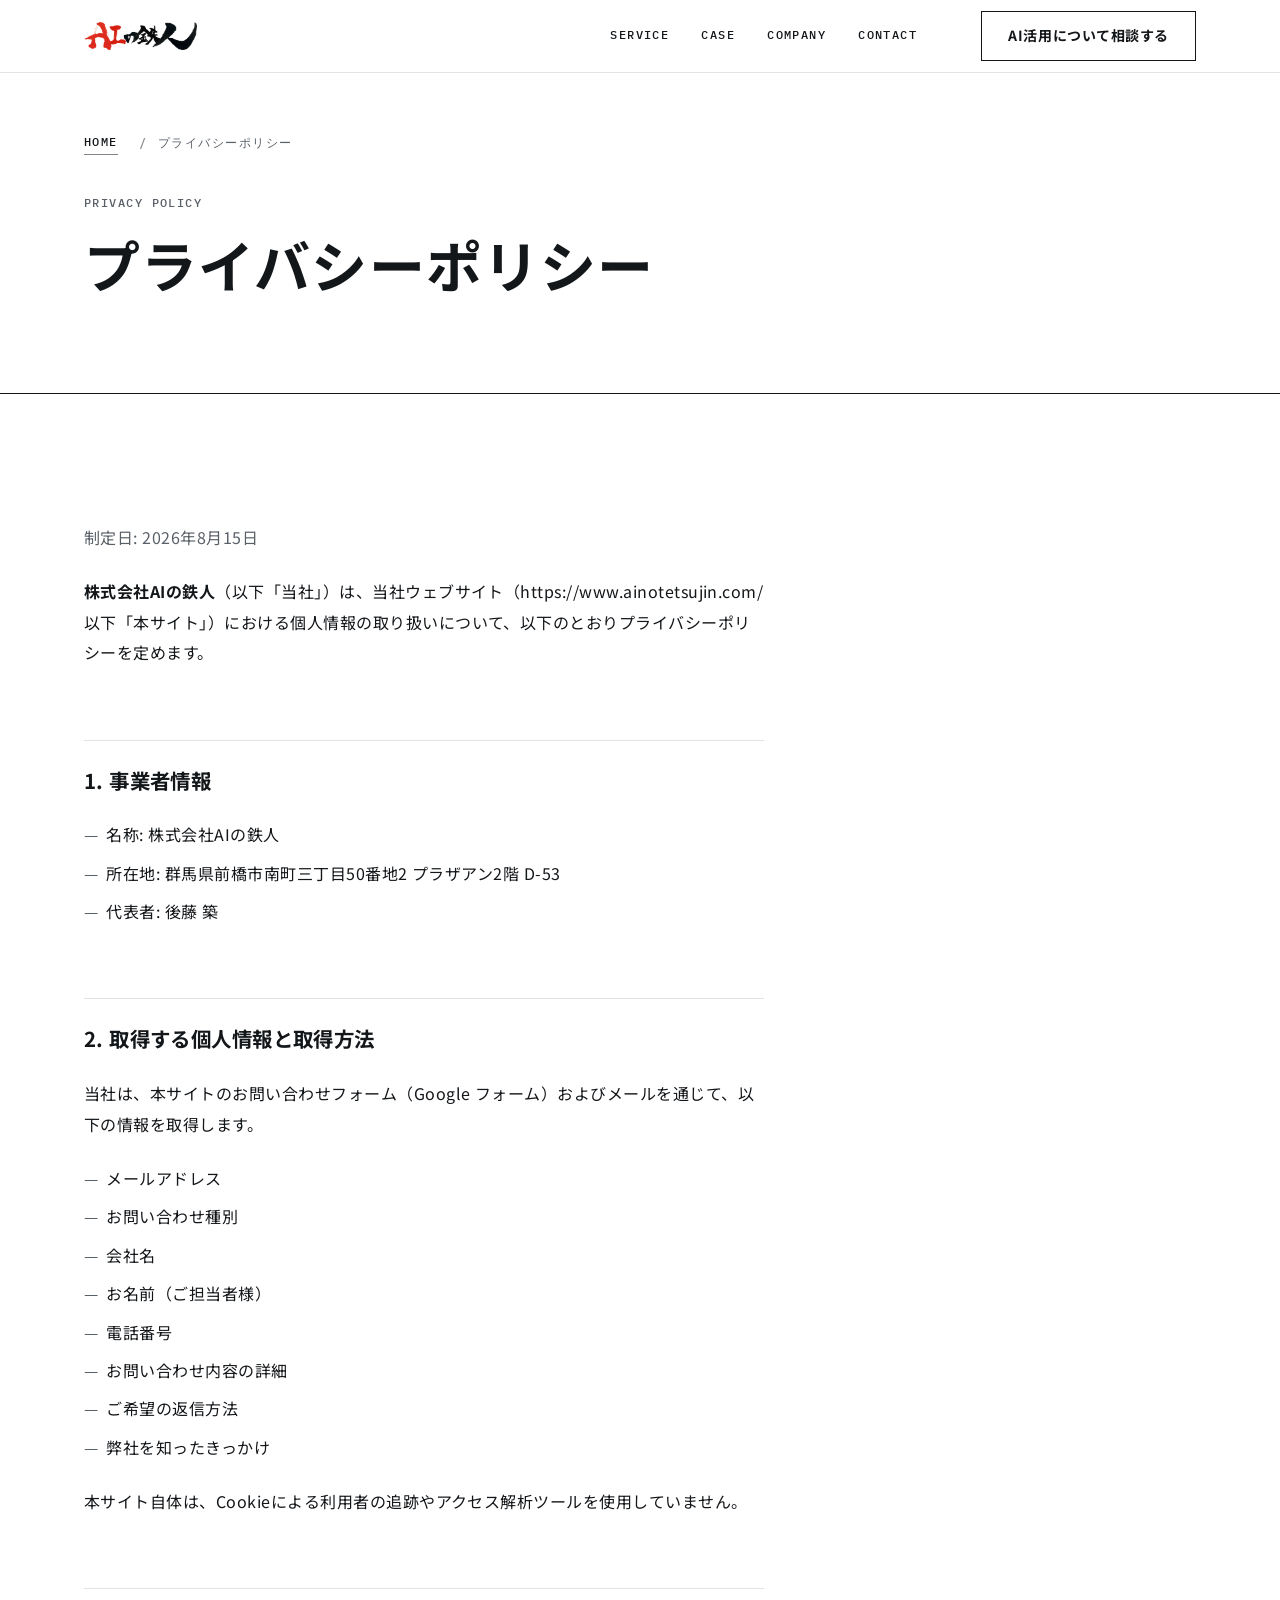
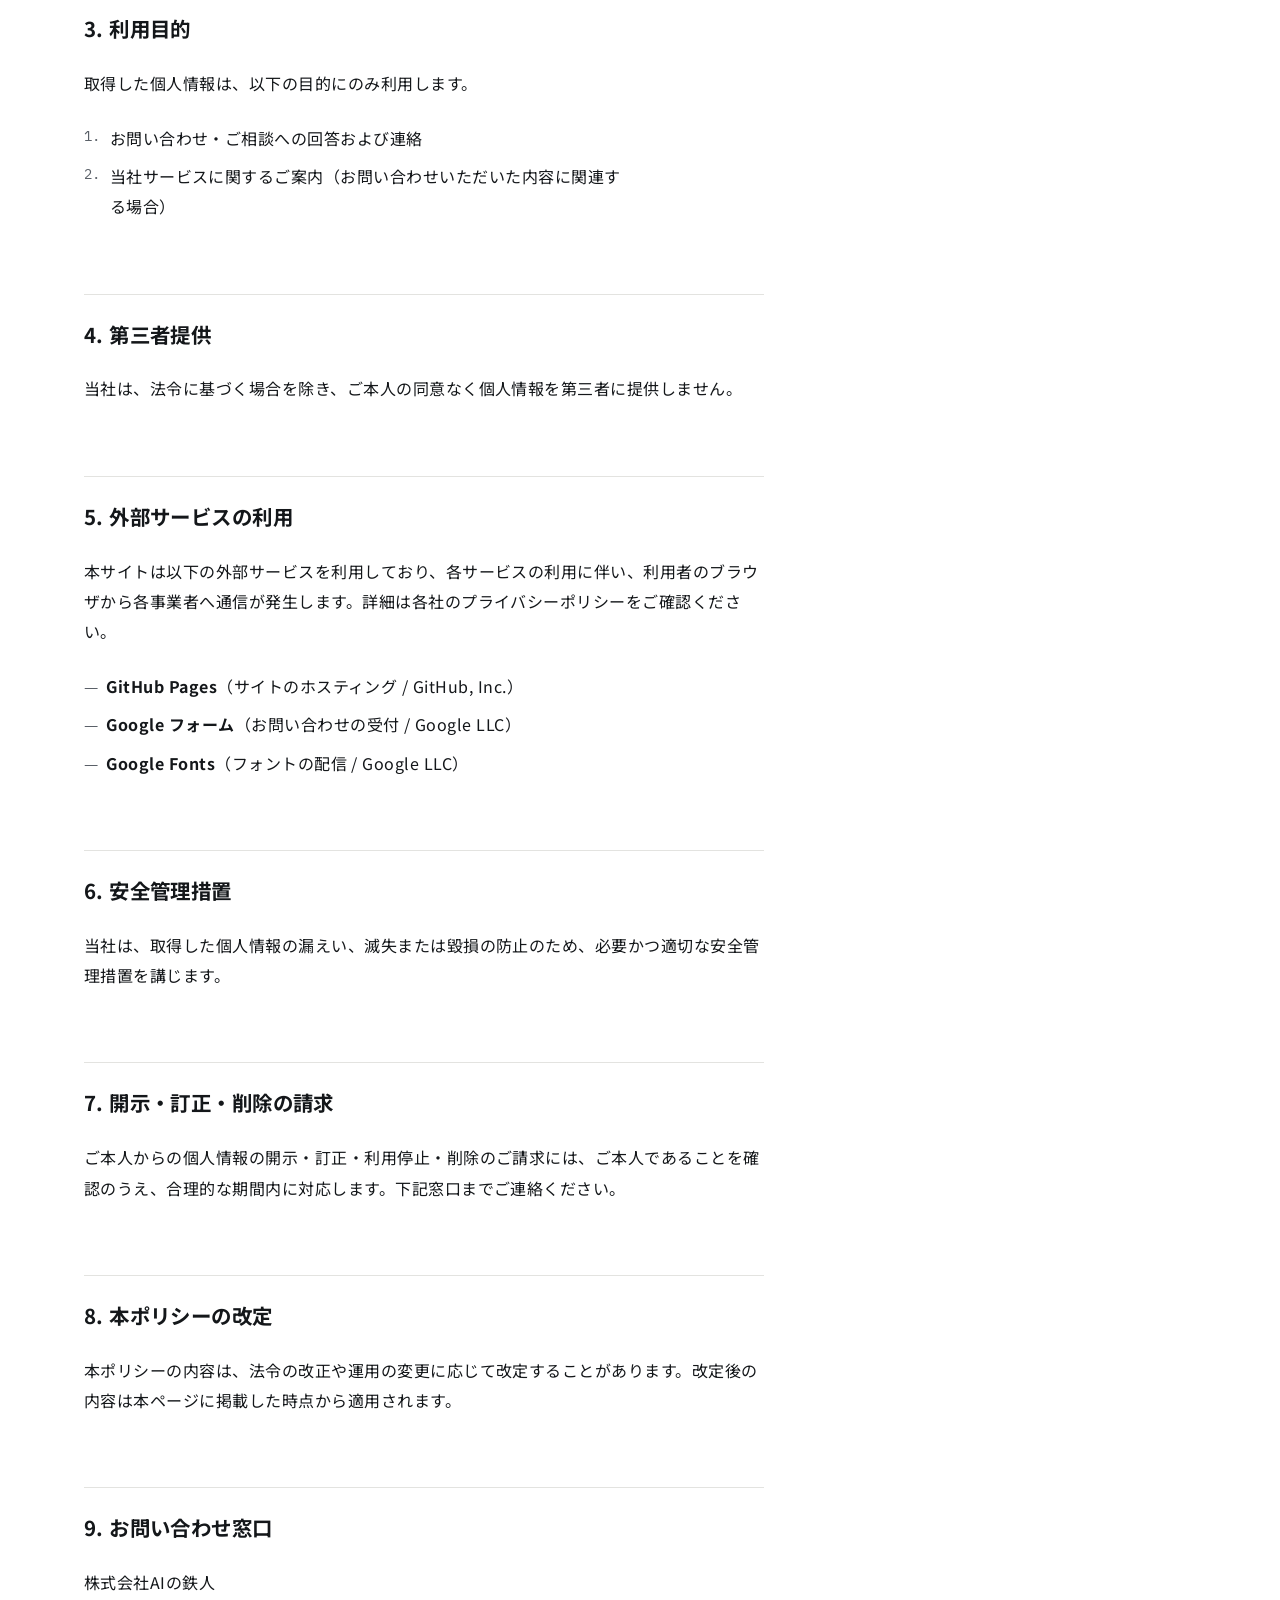
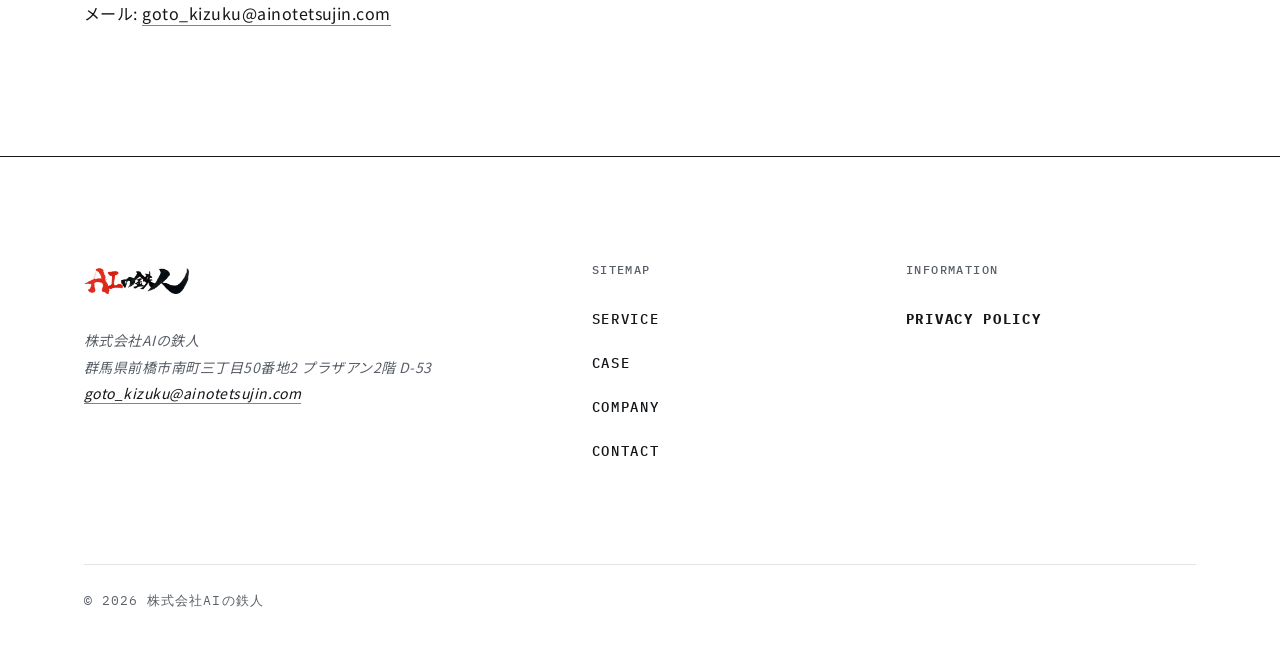
<file: privacy/index.html>
<!doctype html>
<html lang="ja">
  <head>
    <meta charset="utf-8">
    <meta name="viewport" content="width=device-width, initial-scale=1">
    <!--
      meta の方針は SITE.md §3.4 / §4.8。下層ページは `ページ名｜株式会社AIの鉄人` の順。
      本文は CONTENT.md §9 の確定原稿（2026-08-07 ユーザー確定）を一字一句そのまま使う。
    -->
    <title>プライバシーポリシー｜株式会社AIの鉄人</title>
    <meta name="description" content="株式会社AIの鉄人（群馬県前橋市）のプライバシーポリシーです。お問い合わせフォームおよびメールを通じて取得する個人情報の項目・利用目的・第三者提供・外部サービスの利用・開示等の請求への対応について定めています。">
    <meta property="og:title" content="プライバシーポリシー｜株式会社AIの鉄人">
    <meta property="og:description" content="株式会社AIの鉄人（群馬県前橋市）のプライバシーポリシーです。お問い合わせフォームおよびメールを通じて取得する個人情報の項目・利用目的・第三者提供・外部サービスの利用・開示等の請求への対応について定めています。">
    <meta property="og:type" content="website">
    <meta property="og:url" content="https://www.ainotetsujin.com/privacy/">
    <!-- TODO(CONTENT T-04): 専用OG画像（1200×630）が未作成のため、暫定でロゴを使用 -->
    <meta property="og:image" content="https://www.ainotetsujin.com/assets/img/logo-circle.png">
    <meta property="og:image:width" content="480">
    <meta property="og:image:height" content="407">
    <meta property="og:image:alt" content="株式会社AIの鉄人 ロゴ">
    <meta property="og:site_name" content="株式会社AIの鉄人">
    <meta property="og:locale" content="ja_JP">
    <meta name="twitter:card" content="summary_large_image">
    <meta name="theme-color" content="#FFFFFF">
    <link rel="canonical" href="https://www.ainotetsujin.com/privacy/">
    <link rel="icon" href="../assets/img/logo-circle.png" type="image/png">
    <link rel="preconnect" href="https://fonts.googleapis.com">
    <link rel="preconnect" href="https://fonts.gstatic.com" crossorigin>
    <!-- Webフォントの読み込み方針はトップページと同一（DESIGN.md §3.1）。共通パーツのため全ページを同時に更新する -->
    <link href="https://fonts.googleapis.com/css2?family=IBM+Plex+Mono:wght@400;500&family=Noto+Sans+JP:wght@400;700&display=swap" rel="stylesheet" media="print" onload="this.media='all'">
    <noscript><link href="https://fonts.googleapis.com/css2?family=IBM+Plex+Mono:wght@400;500&family=Noto+Sans+JP:wght@400;700&display=swap" rel="stylesheet"></noscript>
    <link rel="stylesheet" href="../assets/css/style.css">
    <!--
      `js` クラスは reveal の初期状態（不可視）を有効にするフラグ。
      main.js の読み込みに失敗した場合はフラグを外し、コンテンツが不可視のまま残らないようにする。
      なお本ページの規約本文には .reveal を付けず、常時表示にしている（読まれることが目的のため）。
    -->
    <script>document.documentElement.classList.add("js");</script>
    <script src="../assets/js/main.js" defer onerror="document.documentElement.classList.remove('js')"></script>
    <!-- 下層ページの構造化データは BreadcrumbList（SITE.md §3.4 / §5.2） -->
    <script type="application/ld+json">
      {
        "@context": "https://schema.org",
        "@type": "BreadcrumbList",
        "itemListElement": [
          {
            "@type": "ListItem",
            "position": 1,
            "name": "HOME",
            "item": "https://www.ainotetsujin.com/"
          },
          {
            "@type": "ListItem",
            "position": 2,
            "name": "プライバシーポリシー",
            "item": "https://www.ainotetsujin.com/privacy/"
          }
        ]
      }
    </script>
  </head>
  <body>
    <a class="skip-link" href="#main">本文へスキップ</a>

    <!-- =====================================================================
         Header（SITE.md §3.1）— 全ページ共通パーツ。
         変更するときは全ページへ同時に反映する（CLAUDE.md §3-10）。
         このページはグローバルナビの項目ではないため、ナビには aria-current を置かず、
         フッターのユーティリティ行（PRIVACY POLICY）に付けている。
         ===================================================================== -->
    <header class="site-header">
      <div class="container site-header__inner">
        <a class="site-header__logo" href="/" aria-label="株式会社AIの鉄人 トップページ">
          <img src="../assets/img/logo-horizontal.png" alt="株式会社AIの鉄人" width="720" height="179" decoding="async">
        </a>
        <button class="menu-toggle" type="button" aria-label="メニューを開く" aria-controls="primary-nav" aria-expanded="false">
          <span class="menu-toggle__line" aria-hidden="true"></span>
          <span class="menu-toggle__line" aria-hidden="true"></span>
          <span class="menu-toggle__line" aria-hidden="true"></span>
        </button>
        <nav class="site-nav" id="primary-nav" aria-label="グローバルナビゲーション">
          <ul class="site-nav__list">
            <li><a href="/service/">SERVICE</a></li>
            <li><a href="/case/">CASE</a></li>
            <li><a href="/company/">COMPANY</a></li>
            <li><a href="/contact/">CONTACT</a></li>
          </ul>
          <div class="site-nav__cta">
            <a class="btn btn--secondary" href="/contact/">AI活用について相談する</a>
          </div>
        </nav>
      </div>
    </header>

    <main id="main">

      <!-- ===================================================================
           SITE.md §4.8 — /privacy/ プライバシーポリシー
           本文は CONTENT.md §9 の確定原稿を一字一句そのまま掲載する（§0-3 と同じ扱い）。
           見出し構造はページのマークアップとして適切な形に整えている
           （h1 = プライバシーポリシー、各条項 = h2）。文言は変えていない。
           主CTAは置かない（SITE.md §4.8）。
           セクションの mono ラベルに連番を振っていないのは、このページが「何段階の話が
           あるか」を示すリズムを持たない単一の規約文書であり、条項番号（1〜9）が
           本文側の見出しとして既に連番になっているため。
           =================================================================== -->

      <!-- ===================================================================
           ページ見出し
           最上部のセクションのため、上端の全幅罫線は引かない（DESIGN.md §6.1）
           =================================================================== -->
      <section class="section page-head" aria-labelledby="page-title">
        <div class="container">
          <nav class="breadcrumb" aria-label="パンくずリスト">
            <ol class="breadcrumb__list">
              <li class="breadcrumb__item"><a href="/"><span>HOME</span></a></li>
              <li class="breadcrumb__item"><span aria-current="page">プライバシーポリシー</span></li>
            </ol>
          </nav>

          <p class="label">
            <span>PRIVACY POLICY</span>
          </p>
          <h1 class="page-head__title" id="page-title">プライバシーポリシー</h1>
        </div>
      </section>

      <!-- ===================================================================
           本文（CONTENT.md §9 の確定原稿）
           =================================================================== -->
      <section class="section" aria-label="プライバシーポリシー本文">
        <div class="container">
          <div class="prose">
            <!--
              制定日（CONTENT.md §9・T-27 解決済み 2026-08-15 ユーザー確定）。
              リニューアル公開日をそのまま制定日とする。改定したときは CONTENT.md §9 を
              先に更新し、この行に改定日を併記する。
            -->
            <p class="note">制定日: <time datetime="2026-08-15">2026年8月15日</time></p>

            <p><strong>株式会社AIの鉄人</strong>（以下「当社」）は、当社ウェブサイト（https://www.ainotetsujin.com/ 以下「本サイト」）における個人情報の取り扱いについて、以下のとおりプライバシーポリシーを定めます。</p>

            <h2>1. 事業者情報</h2>
            <ul>
              <li>名称: 株式会社AIの鉄人</li>
              <li>所在地: 群馬県前橋市南町三丁目50番地2 プラザアン2階 D-53</li>
              <li>代表者: 後藤 築</li>
            </ul>

            <h2>2. 取得する個人情報と取得方法</h2>
            <p>当社は、本サイトのお問い合わせフォーム（Google フォーム）およびメールを通じて、以下の情報を取得します。</p>
            <ul>
              <li>メールアドレス</li>
              <li>お問い合わせ種別</li>
              <li>会社名</li>
              <li>お名前（ご担当者様）</li>
              <li>電話番号</li>
              <li>お問い合わせ内容の詳細</li>
              <li>ご希望の返信方法</li>
              <li>弊社を知ったきっかけ</li>
            </ul>
            <p>本サイト自体は、Cookieによる利用者の追跡やアクセス解析ツールを使用していません。</p>

            <h2>3. 利用目的</h2>
            <p>取得した個人情報は、以下の目的にのみ利用します。</p>
            <ol>
              <li>お問い合わせ・ご相談への回答および連絡</li>
              <li>当社サービスに関するご案内（お問い合わせいただいた内容に関連する場合）</li>
            </ol>

            <h2>4. 第三者提供</h2>
            <p>当社は、法令に基づく場合を除き、ご本人の同意なく個人情報を第三者に提供しません。</p>

            <h2>5. 外部サービスの利用</h2>
            <p>本サイトは以下の外部サービスを利用しており、各サービスの利用に伴い、利用者のブラウザから各事業者へ通信が発生します。詳細は各社のプライバシーポリシーをご確認ください。</p>
            <ul>
              <li><strong>GitHub Pages</strong>（サイトのホスティング / GitHub, Inc.）</li>
              <li><strong>Google フォーム</strong>（お問い合わせの受付 / Google LLC）</li>
              <li><strong>Google Fonts</strong>（フォントの配信 / Google LLC）</li>
            </ul>

            <h2>6. 安全管理措置</h2>
            <p>当社は、取得した個人情報の漏えい、滅失または毀損の防止のため、必要かつ適切な安全管理措置を講じます。</p>

            <h2>7. 開示・訂正・削除の請求</h2>
            <p>ご本人からの個人情報の開示・訂正・利用停止・削除のご請求には、ご本人であることを確認のうえ、合理的な期間内に対応します。下記窓口までご連絡ください。</p>

            <h2>8. 本ポリシーの改定</h2>
            <p>本ポリシーの内容は、法令の改正や運用の変更に応じて改定することがあります。改定後の内容は本ページに掲載した時点から適用されます。</p>

            <h2>9. お問い合わせ窓口</h2>
            <p>
              株式会社AIの鉄人<br>
              メール: <a href="mailto:goto_kizuku@ainotetsujin.com">goto_kizuku@ainotetsujin.com</a>
            </p>
          </div>
        </div>
      </section>

    </main>

    <!-- =====================================================================
         Footer（SITE.md §3.2）— 全ページ共通パーツ。
         変更するときは全ページへ同時に反映する（CLAUDE.md §3-10）
         ===================================================================== -->
    <footer class="site-footer">
      <div class="container">
        <div class="site-footer__grid">
          <div>
            <a class="site-footer__logo" href="/" aria-label="株式会社AIの鉄人 トップページ">
              <img src="../assets/img/logo-horizontal.png" alt="株式会社AIの鉄人" width="720" height="179" loading="lazy" decoding="async">
            </a>
            <address class="site-footer__company">
              株式会社AIの鉄人<br>
              群馬県前橋市南町三丁目50番地2 プラザアン2階 D-53<br>
              <a href="mailto:goto_kizuku@ainotetsujin.com">goto_kizuku@ainotetsujin.com</a>
            </address>
          </div>
          <nav class="site-footer__nav" aria-label="フッターナビゲーション">
            <p class="site-footer__heading">SITEMAP</p>
            <ul>
              <li><a href="/service/">SERVICE</a></li>
              <li><a href="/case/">CASE</a></li>
              <li><a href="/company/">COMPANY</a></li>
              <li><a href="/contact/">CONTACT</a></li>
            </ul>
          </nav>
          <div class="site-footer__util">
            <p class="site-footer__heading">INFORMATION</p>
            <ul>
              <li><a href="/privacy/" aria-current="page">PRIVACY POLICY</a></li>
            </ul>
          </div>
        </div>
        <div class="site-footer__bottom">
          <p class="site-footer__copyright">© 2026 株式会社AIの鉄人</p>
        </div>
      </div>
    </footer>
  </body>
</html>
</file>
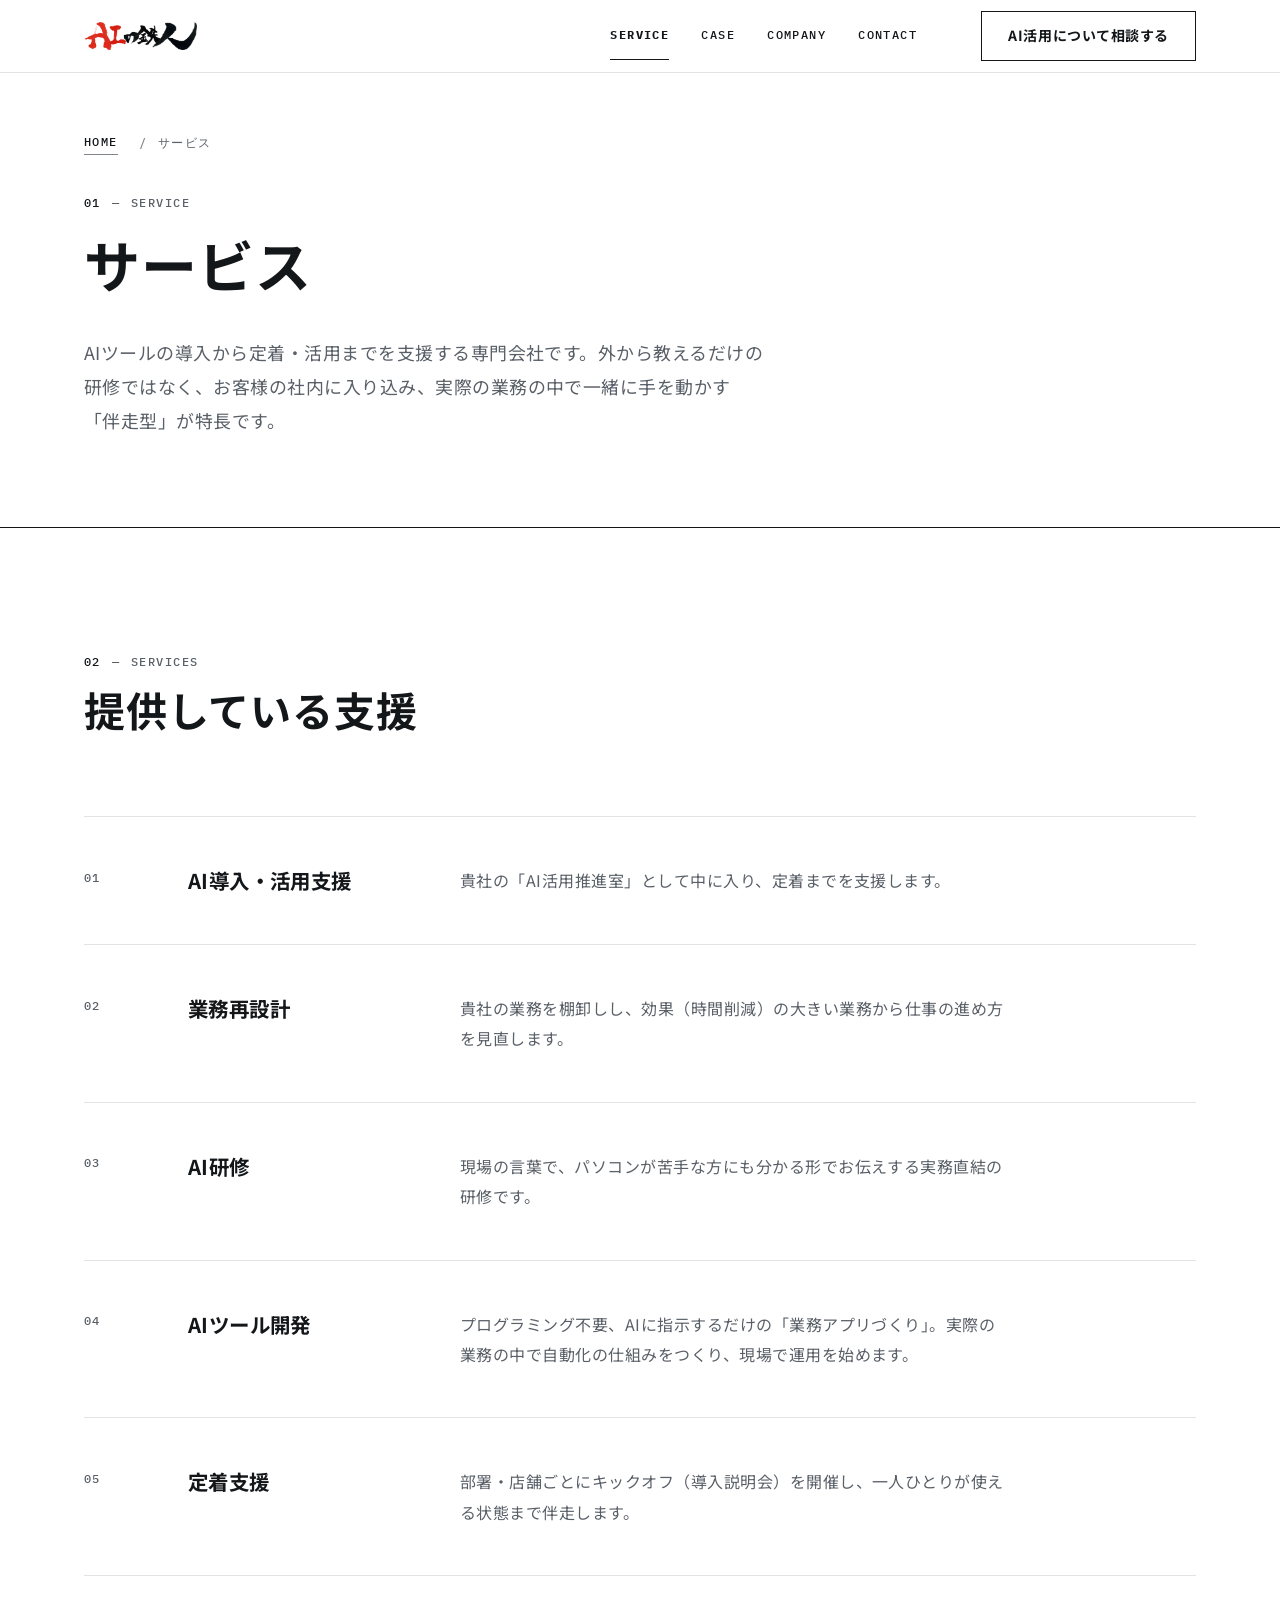
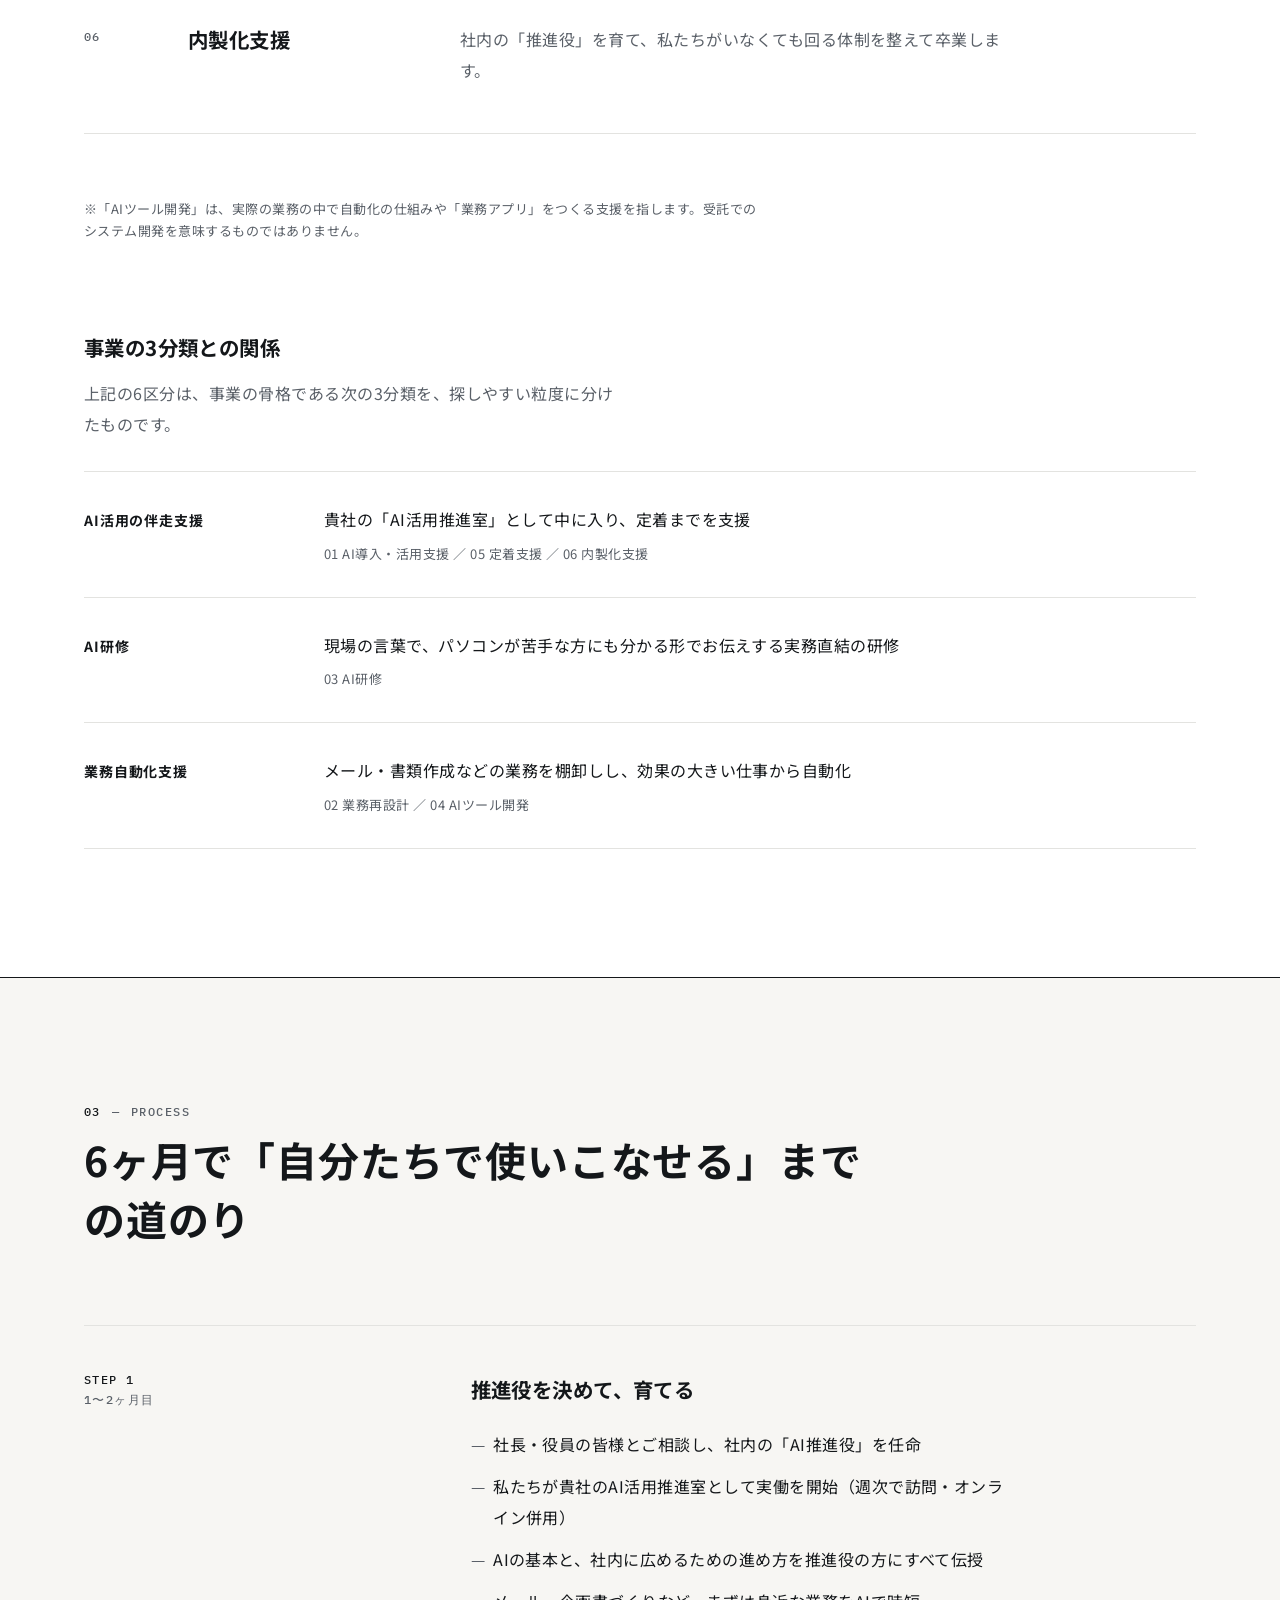
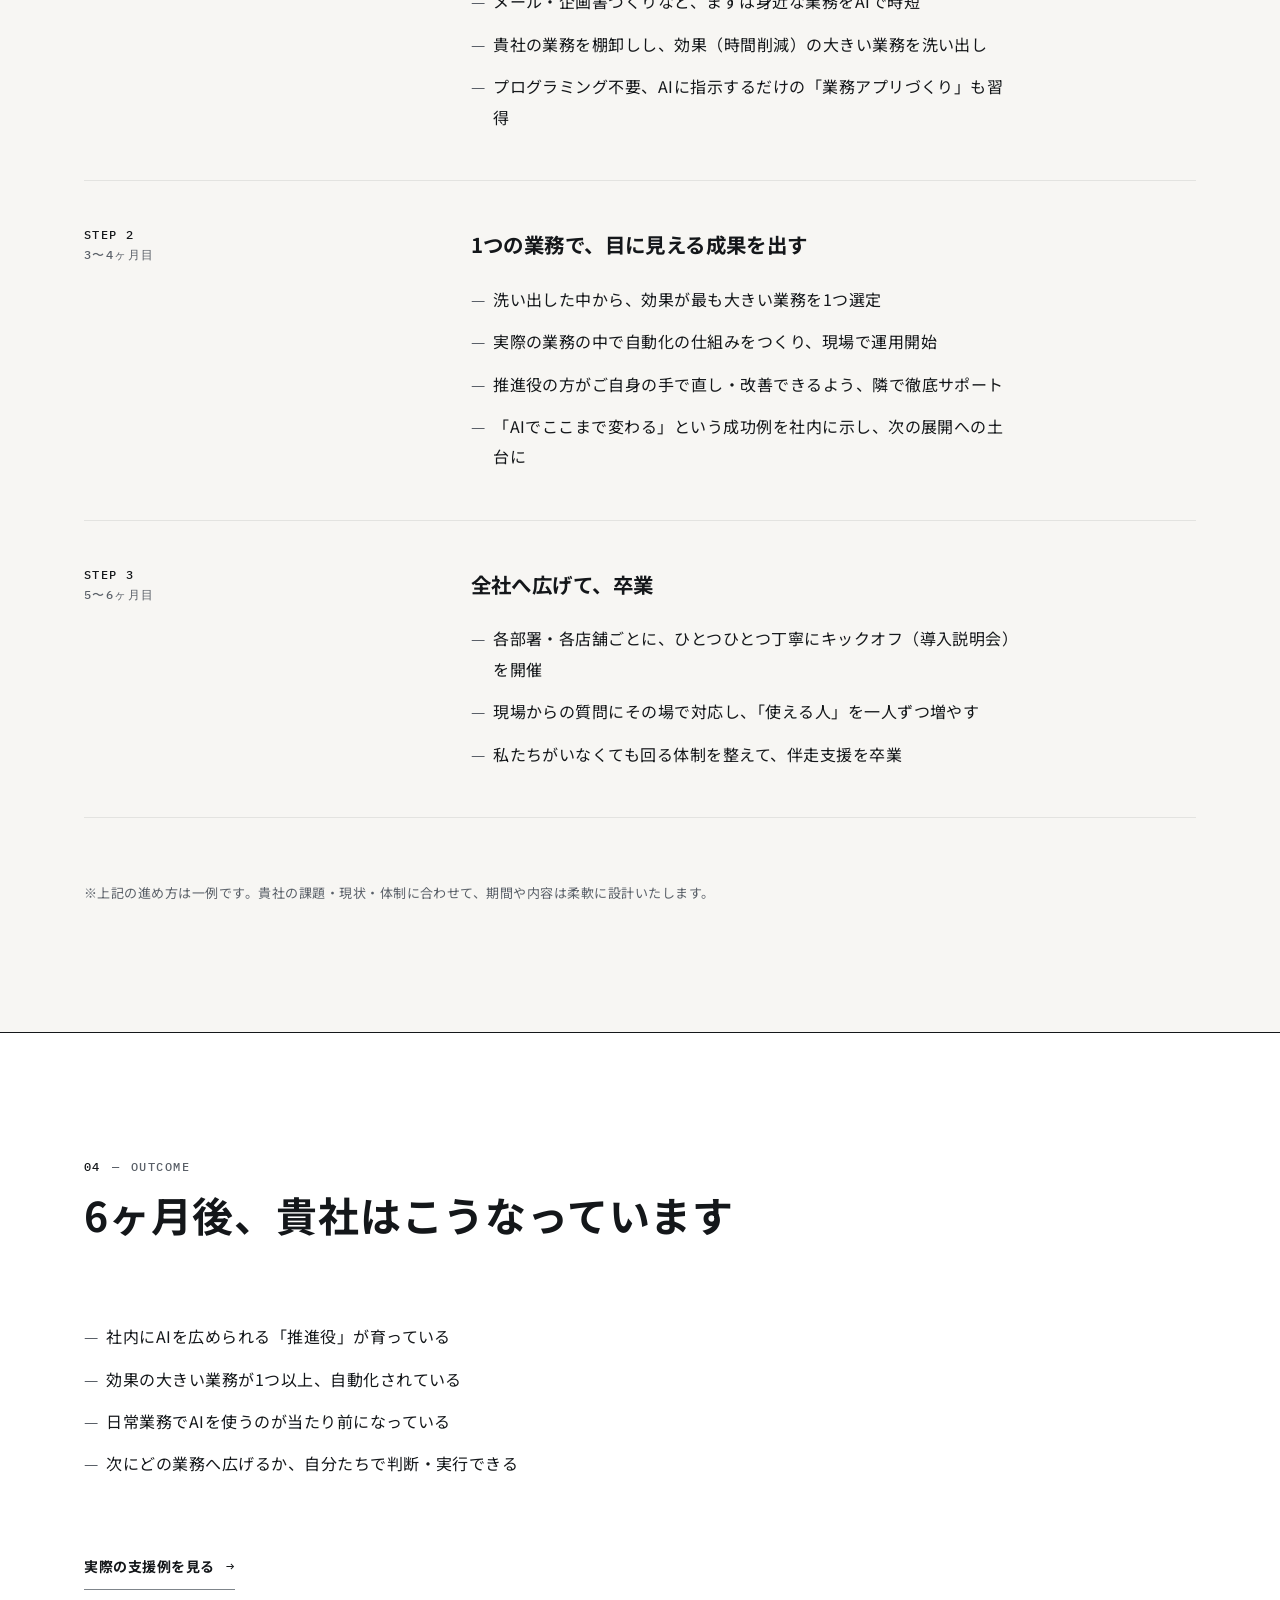
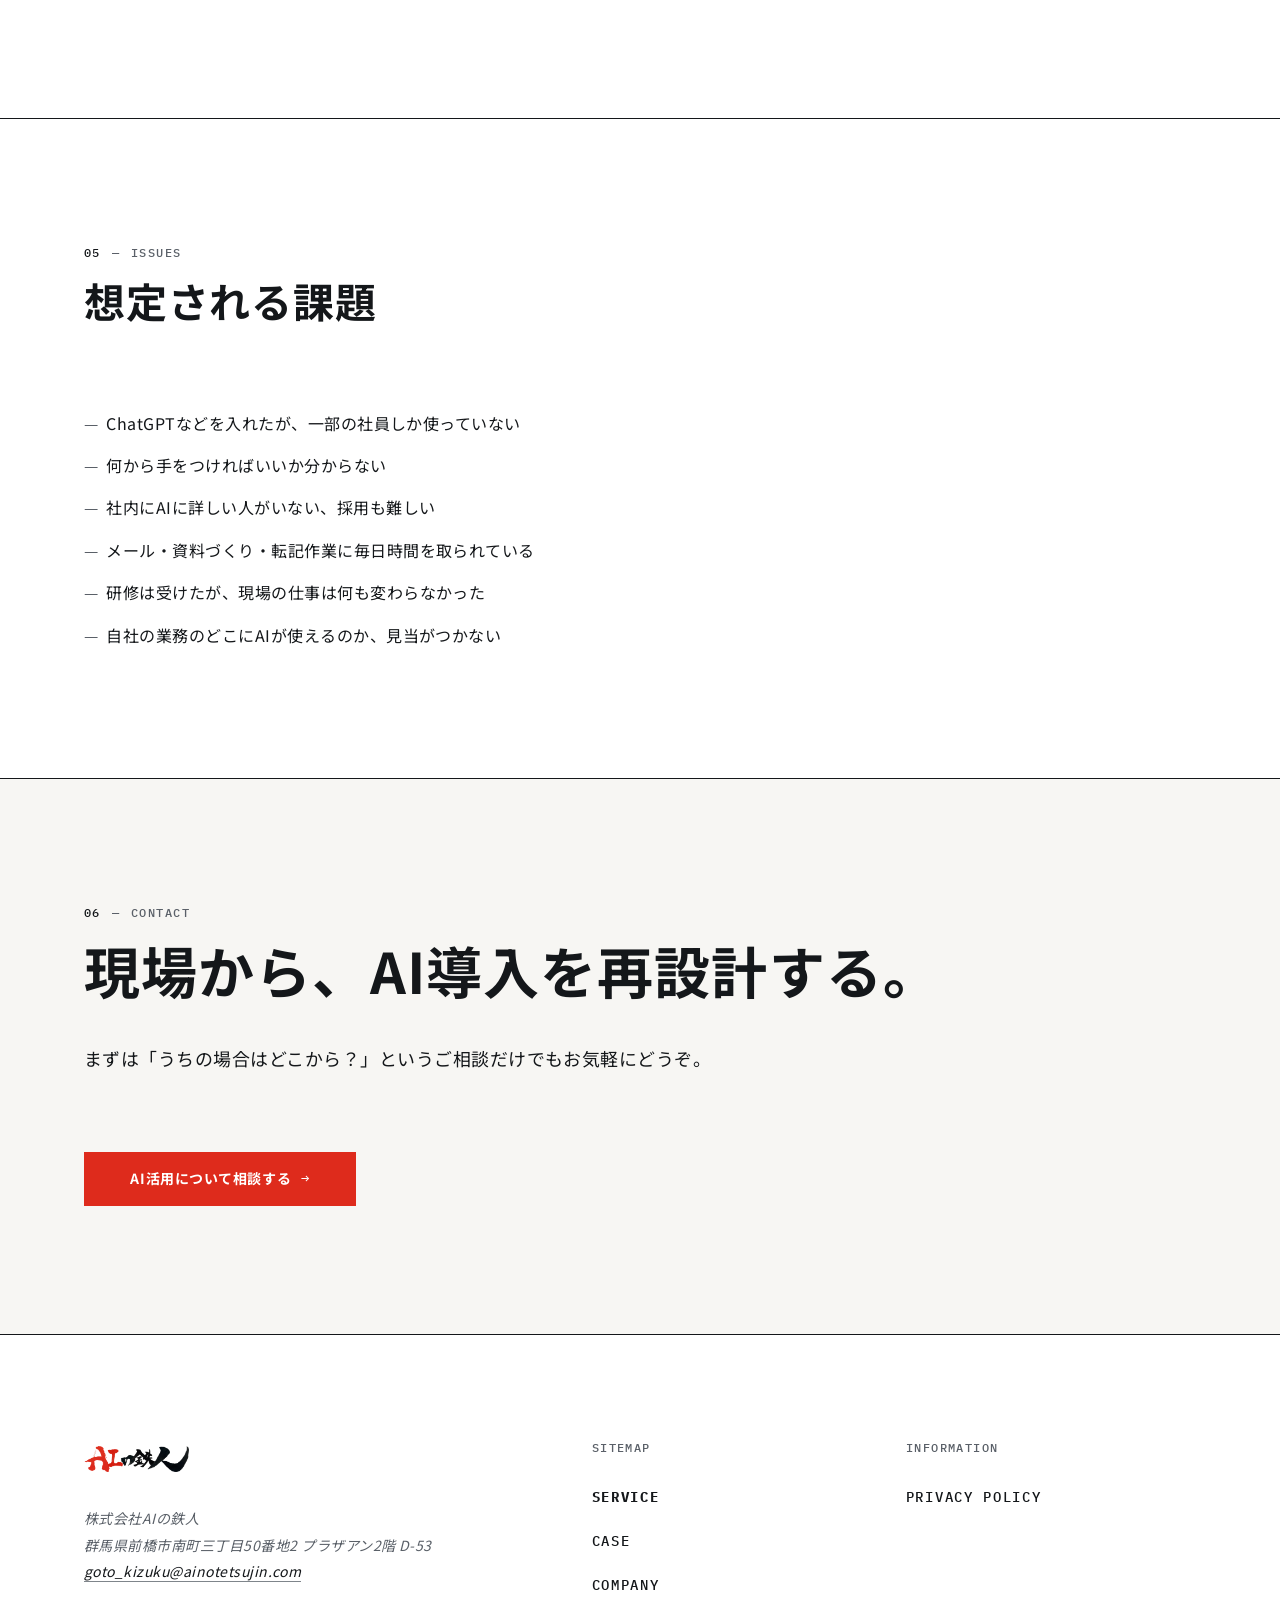
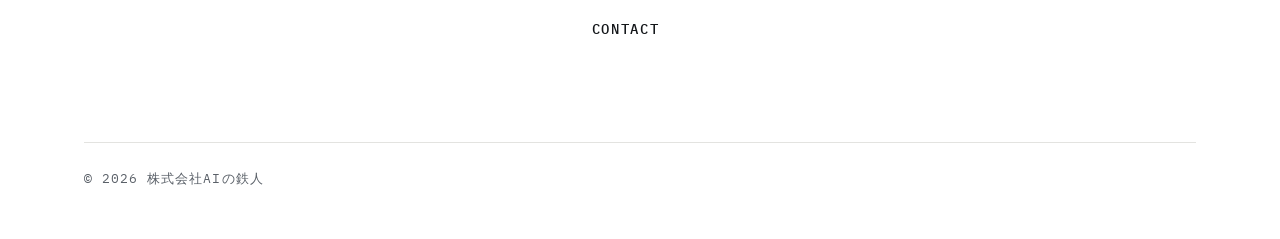
<file: service/index.html>
<!doctype html>
<html lang="ja">
  <head>
    <meta charset="utf-8">
    <meta name="viewport" content="width=device-width, initial-scale=1">
    <!--
      meta の方針は SITE.md §3.4 / §4.2。下層ページは `ページ名｜株式会社AIの鉄人` の順。
      description に書ける事実は CONTENT.md の範囲のみ（§3.1 前置き文 / §3.2 6区分 /
      §7.4 6ヶ月の道のり / §1 所在地）。価格・契約期間・稼働頻度は【要確認 T-21】のため書かない。
    -->
    <title>サービス｜株式会社AIの鉄人</title>
    <meta name="description" content="株式会社AIの鉄人（群馬県前橋市）のサービスです。AI導入・活用支援、業務再設計、AI研修、AIツール開発、定着支援、内製化支援の6区分で支援します。貴社の「AI活用推進室」として中に入り、6ヶ月後に自分たちで使いこなせている状態を目指して伴走します。">
    <meta property="og:title" content="サービス｜株式会社AIの鉄人">
    <meta property="og:description" content="株式会社AIの鉄人（群馬県前橋市）のサービスです。AI導入・活用支援、業務再設計、AI研修、AIツール開発、定着支援、内製化支援の6区分で支援します。貴社の「AI活用推進室」として中に入り、6ヶ月後に自分たちで使いこなせている状態を目指して伴走します。">
    <meta property="og:type" content="website">
    <meta property="og:url" content="https://www.ainotetsujin.com/service/">
    <!-- TODO(CONTENT T-04): 専用OG画像（1200×630）が未作成のため、暫定でロゴを使用 -->
    <meta property="og:image" content="https://www.ainotetsujin.com/assets/img/logo-circle.png">
    <meta property="og:image:width" content="480">
    <meta property="og:image:height" content="407">
    <meta property="og:image:alt" content="株式会社AIの鉄人 ロゴ">
    <meta property="og:site_name" content="株式会社AIの鉄人">
    <meta property="og:locale" content="ja_JP">
    <meta name="twitter:card" content="summary_large_image">
    <meta name="theme-color" content="#FFFFFF">
    <link rel="canonical" href="https://www.ainotetsujin.com/service/">
    <link rel="icon" href="../assets/img/logo-circle.png" type="image/png">
    <link rel="preconnect" href="https://fonts.googleapis.com">
    <link rel="preconnect" href="https://fonts.gstatic.com" crossorigin>
    <!-- Webフォントの読み込み方針はトップページと同一（DESIGN.md §3.1）。共通パーツのため全ページを同時に更新する -->
    <link href="https://fonts.googleapis.com/css2?family=IBM+Plex+Mono:wght@400;500&family=Noto+Sans+JP:wght@400;700&display=swap" rel="stylesheet" media="print" onload="this.media='all'">
    <noscript><link href="https://fonts.googleapis.com/css2?family=IBM+Plex+Mono:wght@400;500&family=Noto+Sans+JP:wght@400;700&display=swap" rel="stylesheet"></noscript>
    <link rel="stylesheet" href="../assets/css/style.css">
    <!--
      `js` クラスは reveal の初期状態（不可視）を有効にするフラグ。
      main.js の読み込みに失敗した場合はフラグを外し、コンテンツが不可視のまま残らないようにする。
    -->
    <script>document.documentElement.classList.add("js");</script>
    <script src="../assets/js/main.js" defer onerror="document.documentElement.classList.remove('js')"></script>
    <!-- 下層ページの構造化データは BreadcrumbList（SITE.md §3.4 / §5.2） -->
    <script type="application/ld+json">
      {
        "@context": "https://schema.org",
        "@type": "BreadcrumbList",
        "itemListElement": [
          {
            "@type": "ListItem",
            "position": 1,
            "name": "HOME",
            "item": "https://www.ainotetsujin.com/"
          },
          {
            "@type": "ListItem",
            "position": 2,
            "name": "サービス",
            "item": "https://www.ainotetsujin.com/service/"
          }
        ]
      }
    </script>
  </head>
  <body>
    <a class="skip-link" href="#main">本文へスキップ</a>

    <!-- =====================================================================
         Header（SITE.md §3.1）— 全ページ共通パーツ。
         変更するときは全ページへ同時に反映する（CLAUDE.md §3-10）。
         このページは SERVICE のため、該当項目に aria-current="page" を付けている。
         ===================================================================== -->
    <header class="site-header">
      <div class="container site-header__inner">
        <a class="site-header__logo" href="/" aria-label="株式会社AIの鉄人 トップページ">
          <img src="../assets/img/logo-horizontal.png" alt="株式会社AIの鉄人" width="720" height="179" decoding="async">
        </a>
        <button class="menu-toggle" type="button" aria-label="メニューを開く" aria-controls="primary-nav" aria-expanded="false">
          <span class="menu-toggle__line" aria-hidden="true"></span>
          <span class="menu-toggle__line" aria-hidden="true"></span>
          <span class="menu-toggle__line" aria-hidden="true"></span>
        </button>
        <nav class="site-nav" id="primary-nav" aria-label="グローバルナビゲーション">
          <ul class="site-nav__list">
            <li><a href="/service/" aria-current="page">SERVICE</a></li>
            <li><a href="/case/">CASE</a></li>
            <li><a href="/company/">COMPANY</a></li>
            <li><a href="/contact/">CONTACT</a></li>
          </ul>
          <div class="site-nav__cta">
            <a class="btn btn--secondary" href="/contact/">AI活用について相談する</a>
          </div>
        </nav>
      </div>
    </header>

    <main id="main">

      <!-- ===================================================================
           SITE.md §4.2 — /service/ サービス
           セクション構成と表示連番（設計上の No. ⇄ 画面の連番）:
             01 SERVICE   = SITE.md §4.2 No.01 イントロ（ページ見出し＋伴走型の説明）
             02 SERVICES  = SITE.md §4.2 No.02 サービス一覧（6区分）
             03 PROCESS   = SITE.md §4.2 No.03 進め方（6ヶ月のプロセス）
             04 OUTCOME   = SITE.md §4.2 No.04 支援後の状態
             05 ISSUES    = SITE.md §4.2 No.05 想定される課題
             —            = SITE.md §4.2 No.06 提供条件【要確認 T-21】→ 実装しない（後述）
             06 CONTACT   = SITE.md §4.2 No.07 CTA
           欠番を訪問者に見せないため、実装したセクションだけを 01 から通しで振る
           （SITE.md §4.1「セクション番号の方針」と同じ扱い）。
           =================================================================== -->

      <!-- ===================================================================
           01 — イントロ（ページ見出し＋伴走型の説明）
           リード文は CONTENT.md §3.1「前置き文（AIの鉄人とは）」の確定コピー。
           最上部のセクションのため、上端の全幅罫線は引かない（DESIGN.md §6.1）
           =================================================================== -->
      <section class="section page-head" aria-labelledby="page-title">
        <div class="container">
          <nav class="breadcrumb" aria-label="パンくずリスト">
            <ol class="breadcrumb__list">
              <li class="breadcrumb__item"><a href="/"><span>HOME</span></a></li>
              <li class="breadcrumb__item"><span aria-current="page">サービス</span></li>
            </ol>
          </nav>

          <p class="label">
            <span class="label__num">01</span>
            <span aria-hidden="true">—</span>
            <span>SERVICE</span>
          </p>
          <h1 class="page-head__title" id="page-title">サービス</h1>
          <p class="page-head__lead">
            AIツールの導入から定着・活用までを支援する専門会社です。外から教えるだけの研修ではなく、お客様の社内に入り込み、実際の業務の中で一緒に手を動かす「伴走型」が特長です。
          </p>
        </div>
      </section>

      <!-- ===================================================================
           02 — サービス一覧（6区分）
           6区分は CONTENT.md §3.2（T-20 承認済み）。説明文はトップページ 05 Services と
           同一で、§3.1・§7.4 の範囲を超えない。カード・アイコンを使わずリストで組む
           （DESIGN.md §6.4 / SITE.md §4.2-02）
           =================================================================== -->
      <section class="section" id="service" aria-labelledby="service-title">
        <div class="container">
          <div class="section__head reveal">
            <p class="label">
              <span class="label__num">02</span>
              <span aria-hidden="true">—</span>
              <span>SERVICES</span>
            </p>
            <h2 class="section__title" id="service-title">提供している支援</h2>
          </div>

          <ol class="idx reveal">
            <li class="idx__item">
              <span class="idx__num" aria-hidden="true">01</span>
              <h3 class="idx__title">AI導入・活用支援</h3>
              <p class="idx__desc">貴社の「AI活用推進室」として中に入り、定着までを支援します。</p>
            </li>
            <li class="idx__item">
              <span class="idx__num" aria-hidden="true">02</span>
              <h3 class="idx__title">業務再設計</h3>
              <p class="idx__desc">貴社の業務を棚卸しし、効果（時間削減）の大きい業務から仕事の進め方を見直します。</p>
            </li>
            <li class="idx__item">
              <span class="idx__num" aria-hidden="true">03</span>
              <h3 class="idx__title">AI研修</h3>
              <p class="idx__desc">現場の言葉で、パソコンが苦手な方にも分かる形でお伝えする実務直結の研修です。</p>
            </li>
            <li class="idx__item">
              <span class="idx__num" aria-hidden="true">04</span>
              <h3 class="idx__title">AIツール開発</h3>
              <p class="idx__desc">プログラミング不要、AIに指示するだけの「業務アプリづくり」。実際の業務の中で自動化の仕組みをつくり、現場で運用を始めます。</p>
            </li>
            <li class="idx__item">
              <span class="idx__num" aria-hidden="true">05</span>
              <h3 class="idx__title">定着支援</h3>
              <p class="idx__desc">部署・店舗ごとにキックオフ（導入説明会）を開催し、一人ひとりが使える状態まで伴走します。</p>
            </li>
            <li class="idx__item">
              <span class="idx__num" aria-hidden="true">06</span>
              <h3 class="idx__title">内製化支援</h3>
              <p class="idx__desc">社内の「推進役」を育て、私たちがいなくても回る体制を整えて卒業します。</p>
            </li>
          </ol>

          <!--
            「AIツール開発」の範囲は CONTENT.md §3.2 で明示的に限定されている
            （受託システム開発を請け負うという意味ではない）。範囲を超えて読まれないよう注記する。
          -->
          <p class="note list-section__foot reveal">
            ※「AIツール開発」は、実際の業務の中で自動化の仕組みや「業務アプリ」をつくる支援を指します。受託でのシステム開発を意味するものではありません。
          </p>

          <!--
            6区分と3分類の関係（CONTENT.md §3.2）。
            3分類が事業の骨格、6区分はサイト上での見せ方であり、両者は矛盾しない。
            各分類の説明文は §3.1 の確定コピー。
          -->
          <div class="subblock reveal">
            <h3 class="subblock__title">事業の3分類との関係</h3>
            <p class="subblock__lead">上記の6区分は、事業の骨格である次の3分類を、探しやすい粒度に分けたものです。</p>
            <dl class="deflist">
              <div class="deflist__row">
                <dt>AI活用の伴走支援</dt>
                <dd>
                  貴社の「AI活用推進室」として中に入り、定着までを支援
                  <span class="deflist__sub">01 AI導入・活用支援 ／ 05 定着支援 ／ 06 内製化支援</span>
                </dd>
              </div>
              <div class="deflist__row">
                <dt>AI研修</dt>
                <dd>
                  現場の言葉で、パソコンが苦手な方にも分かる形でお伝えする実務直結の研修
                  <span class="deflist__sub">03 AI研修</span>
                </dd>
              </div>
              <div class="deflist__row">
                <dt>業務自動化支援</dt>
                <dd>
                  メール・書類作成などの業務を棚卸しし、効果の大きい仕事から自動化
                  <span class="deflist__sub">02 業務再設計 ／ 04 AIツール開発</span>
                </dd>
              </div>
            </dl>
          </div>
        </div>
      </section>

      <!-- ===================================================================
           03 — 進め方（6ヶ月のプロセス）
           見出し・STEPの内容・注記はすべて CONTENT.md §7.4 の確定コピー。
           注記「※上記の進め方は一例です…」は必ず併記する（SITE.md §4.2-03 / R-09）。
           STEP番号・期間・見出しは組版上3つに分けて配置しているが、文言は変えていない。
           =================================================================== -->
      <section class="section section--subtle" id="process" aria-labelledby="process-title">
        <div class="container">
          <div class="section__head reveal">
            <p class="label">
              <span class="label__num">03</span>
              <span aria-hidden="true">—</span>
              <span>PROCESS</span>
            </p>
            <h2 class="section__title" id="process-title">6ヶ月で「自分たちで使いこなせる」までの道のり</h2>
          </div>

          <!-- PHOTO: 推進役との週次ミーティング（3:2） -->

          <ol class="steps reveal">
            <li class="steps__item">
              <div class="steps__meta">
                <span class="steps__num">STEP 1</span>
                <span class="steps__period">1〜2ヶ月目</span>
              </div>
              <div class="steps__body">
                <h3 class="steps__title">推進役を決めて、育てる</h3>
                <ul class="bullets steps__list">
                  <li>社長・役員の皆様とご相談し、社内の「AI推進役」を任命</li>
                  <li>私たちが貴社のAI活用推進室として実働を開始（週次で訪問・オンライン併用）</li>
                  <li>AIの基本と、社内に広めるための進め方を推進役の方にすべて伝授</li>
                  <li>メール・企画書づくりなど、まずは身近な業務をAIで時短</li>
                  <li>貴社の業務を棚卸しし、効果（時間削減）の大きい業務を洗い出し</li>
                  <li>プログラミング不要、AIに指示するだけの「業務アプリづくり」も習得</li>
                </ul>
              </div>
            </li>
            <li class="steps__item">
              <div class="steps__meta">
                <span class="steps__num">STEP 2</span>
                <span class="steps__period">3〜4ヶ月目</span>
              </div>
              <div class="steps__body">
                <h3 class="steps__title">1つの業務で、目に見える成果を出す</h3>
                <ul class="bullets steps__list">
                  <li>洗い出した中から、効果が最も大きい業務を1つ選定</li>
                  <li>実際の業務の中で自動化の仕組みをつくり、現場で運用開始</li>
                  <li>推進役の方がご自身の手で直し・改善できるよう、隣で徹底サポート</li>
                  <li>「AIでここまで変わる」という成功例を社内に示し、次の展開への土台に</li>
                </ul>
              </div>
            </li>
            <li class="steps__item">
              <div class="steps__meta">
                <span class="steps__num">STEP 3</span>
                <span class="steps__period">5〜6ヶ月目</span>
              </div>
              <div class="steps__body">
                <h3 class="steps__title">全社へ広げて、卒業</h3>
                <ul class="bullets steps__list">
                  <li>各部署・各店舗ごとに、ひとつひとつ丁寧にキックオフ（導入説明会）を開催</li>
                  <li>現場からの質問にその場で対応し、「使える人」を一人ずつ増やす</li>
                  <li>私たちがいなくても回る体制を整えて、伴走支援を卒業</li>
                </ul>
              </div>
            </li>
          </ol>

          <p class="note list-section__foot reveal">
            ※上記の進め方は一例です。貴社の課題・現状・体制に合わせて、期間や内容は柔軟に設計いたします。
          </p>
        </div>
      </section>

      <!-- ===================================================================
           04 — 支援後の状態
           見出し・4項目は CONTENT.md §7.4 の確定コピー。
           チェックアイコン付きグリッドは使わない（R-10 / CLAUDE.md §5）
           =================================================================== -->
      <section class="section" id="outcome" aria-labelledby="outcome-title">
        <div class="container">
          <div class="section__head reveal">
            <p class="label">
              <span class="label__num">04</span>
              <span aria-hidden="true">—</span>
              <span>OUTCOME</span>
            </p>
            <h2 class="section__title" id="outcome-title">6ヶ月後、貴社はこうなっています</h2>
          </div>

          <ul class="bullets reveal">
            <li>社内にAIを広められる「推進役」が育っている</li>
            <li>効果の大きい業務が1つ以上、自動化されている</li>
            <li>日常業務でAIを使うのが当たり前になっている</li>
            <li>次にどの業務へ広げるか、自分たちで判断・実行できる</li>
          </ul>

          <!-- SITE.md §5.2 の導線ルール: /service/ → /case/。副CTAは1セクションに1つ -->
          <div class="list-section__foot reveal">
            <a class="tlink" href="/case/">実際の支援例を見る<span class="tlink__arrow" aria-hidden="true">→</span></a>
          </div>
        </div>
      </section>

      <!-- ===================================================================
           05 — 想定される課題
           6項目は CONTENT.md §7.3 の確定コピー（一字一句そのまま。CLAUDE.md §3-2）。
           SITE.md §4.2-05 の「縮約して掲載」は、確定コピーの一字一句ルールが優先する
           ため、文言は変えずに提示の仕方を縮約した（カード・アイコン・チップを使わず、
           罫線のない1カラムの箇条書きにする）。「お悩みはありませんか？」型の煽り見出しも使わない。
           =================================================================== -->
      <section class="section" id="issues" aria-labelledby="issues-title">
        <div class="container">
          <div class="section__head reveal">
            <p class="label">
              <span class="label__num">05</span>
              <span aria-hidden="true">—</span>
              <span>ISSUES</span>
            </p>
            <h2 class="section__title" id="issues-title">想定される課題</h2>
          </div>

          <ul class="bullets reveal">
            <li>ChatGPTなどを入れたが、一部の社員しか使っていない</li>
            <li>何から手をつければいいか分からない</li>
            <li>社内にAIに詳しい人がいない、採用も難しい</li>
            <li>メール・資料づくり・転記作業に毎日時間を取られている</li>
            <li>研修は受けたが、現場の仕事は何も変わらなかった</li>
            <li>自社の業務のどこにAIが使えるのか、見当がつかない</li>
          </ul>
        </div>
      </section>

      <!--
        SITE.md §4.2 No.06 — 提供条件は【要確認 T-21】のため実装しない。
        契約期間・価格・稼働頻度の標準値・オンライン／訪問の比率がいずれも未確定であり、
        「確定するまでこのセクションを置かない」という決定に従う（SITE.md §4.2-06 /
        CONTENT.md §3.3）。確定したら CONTENT.md → SITE.md → 実装の順に反映する。
      -->

      <!-- ===================================================================
           06 — CTA（SITE.md §4.2 No.07 / §3.3 主CTA）
           見出しは CONTENT.md §2.3 の別案（ブランドコピー）、リードは §6.2 の確定コピー
           =================================================================== -->
      <section class="section section--subtle" id="contact" aria-labelledby="cta-title">
        <div class="container">
          <div class="section__head reveal">
            <p class="label">
              <span class="label__num">06</span>
              <span aria-hidden="true">—</span>
              <span>CONTACT</span>
            </p>
            <h2 class="cta__title" id="cta-title"><span class="nobr">現場から、</span><span class="nobr">AI導入を</span><span class="nobr">再設計する。</span></h2>
            <p class="cta__lead">まずは「うちの場合はどこから？」というご相談だけでもお気軽にどうぞ。</p>
          </div>
          <div class="cta__actions reveal">
            <a class="btn btn--primary" href="/contact/">AI活用について相談する<span class="btn__arrow" aria-hidden="true">→</span></a>
          </div>
        </div>
      </section>

    </main>

    <!-- =====================================================================
         Footer（SITE.md §3.2）— 全ページ共通パーツ。
         変更するときは全ページへ同時に反映する（CLAUDE.md §3-10）
         ===================================================================== -->
    <footer class="site-footer">
      <div class="container">
        <div class="site-footer__grid">
          <div>
            <a class="site-footer__logo" href="/" aria-label="株式会社AIの鉄人 トップページ">
              <img src="../assets/img/logo-horizontal.png" alt="株式会社AIの鉄人" width="720" height="179" loading="lazy" decoding="async">
            </a>
            <address class="site-footer__company">
              株式会社AIの鉄人<br>
              群馬県前橋市南町三丁目50番地2 プラザアン2階 D-53<br>
              <a href="mailto:goto_kizuku@ainotetsujin.com">goto_kizuku@ainotetsujin.com</a>
            </address>
          </div>
          <nav class="site-footer__nav" aria-label="フッターナビゲーション">
            <p class="site-footer__heading">SITEMAP</p>
            <ul>
              <li><a href="/service/" aria-current="page">SERVICE</a></li>
              <li><a href="/case/">CASE</a></li>
              <li><a href="/company/">COMPANY</a></li>
              <li><a href="/contact/">CONTACT</a></li>
            </ul>
          </nav>
          <div class="site-footer__util">
            <p class="site-footer__heading">INFORMATION</p>
            <ul>
              <li><a href="/privacy/">PRIVACY POLICY</a></li>
            </ul>
          </div>
        </div>
        <div class="site-footer__bottom">
          <p class="site-footer__copyright">© 2026 株式会社AIの鉄人</p>
        </div>
      </div>
    </footer>
  </body>
</html>
</file>
<file: assets/css/style.css>
@charset "UTF-8";

/* ==========================================================================
   株式会社AIの鉄人 — コーポレートサイト
   Direction A : Editorial（Takram寄り／Phase 3 で採用決定）
   DESIGN.md v2（Phase 4 で確定）に準拠。
   構成:
     1. Tokens
     2. Base
     3. Layout
     4. Typography primitives
     5. Components（button / text link / index list）
     6. Header / Nav
     7. Sections（トップページ 01-07）
     8. 下層ページ（パンくず / ページ見出し / 事例一覧）
     9. Footer
    10. Motion / Reduced motion
    11. Print
   ========================================================================== */

/* ==========================================================================
   1. Tokens
   ========================================================================== */

:root {
  /* --- Base surface --- */
  --bg:            #FFFFFF;
  --bg-subtle:     #F7F6F3;
  --bg-invert:     #14171A;

  /* --- Ink --- */
  --ink:           #14171A;
  --ink-muted:     #5A6068;
  --ink-invert:    #FFFFFF;

  /* --- Line --- */
  --line:          #E3E3E0;
  --line-ui:       #7F858B;
  --line-strong:   #14171A;

  /* --- Accent（ロゴ由来の赤。1色のみ） --- */
  --accent:        #DE2B1C;
  --accent-dark:   #B72217;

  /* --- Focus --- */
  --focus:         #14171A;

  /* --- Font --- */
  --font-sans: "Noto Sans JP", system-ui, sans-serif;
  --font-mono: "IBM Plex Mono", ui-monospace, "SF Mono", Menlo, monospace;

  /* --- Type scale（DESIGN.md §3.3。Direction A で display / h2 を調整） --- */
  /*
   * --fs-display の上下限は、Hero H1 と Mission の確定コピー（指定改行位置）が
   * 検証幅すべてで破綻しないように決めた実測値。
   *   下限 28px : 375px 幅で「AI活用のスタンダードを」が1行に収まる最大サイズ
   *   上限 70px : 1240px コンテナ（内寸1112px）で
   *               「AI活用のスタンダードをつくる。」が1行に収まる最大サイズ
   */
  --fs-display: clamp(1.75rem, 5.6vw, 4.375rem);
  --fs-num:     clamp(3.5rem, 9vw, 8rem);
  --fs-h1:      clamp(2rem, 4.4vw, 3.5rem);
  --fs-h2:      clamp(1.75rem, 3.2vw, 2.75rem);
  --fs-h3:      clamp(1.125rem, 1.6vw, 1.375rem);
  --fs-lead:    clamp(1rem, 1.4vw, 1.125rem);
  --fs-body:    1rem;
  --fs-small:   0.875rem;
  --fs-caption: 0.8125rem;
  --fs-label:   0.75rem;

  /* --- Spacing（DESIGN.md §4.2） --- */
  --space-1:  4px;
  --space-2:  8px;
  --space-3:  12px;
  --space-4:  16px;
  --space-5:  24px;
  --space-6:  32px;
  --space-7:  48px;
  --space-8:  64px;
  --space-9:  96px;
  --space-10: 128px;
  --space-11: 160px;

  /* --- Layout --- */
  --container:      1240px;
  --container-text: 680px;
  --gutter:         20px;   /* SP。md 以上で上書き */
  --grid-gap:       24px;
  --section-pad:    clamp(80px, 10vw, 160px);
  --header-h:       64px;

  /* --- Shape --- */
  --radius: 0;

  /* --- Motion --- */
  --ease:     cubic-bezier(0.2, 0, 0, 1);
  --duration: 0.5s;
}

@media (min-width: 768px) {
  :root {
    --gutter:   40px;
    --header-h: 72px;
  }
}

@media (min-width: 1024px) {
  :root {
    --gutter: 64px;
  }
}

/* ==========================================================================
   2. Base
   ========================================================================== */

*,
*::before,
*::after {
  box-sizing: border-box;
}

html {
  -webkit-text-size-adjust: 100%;
  scroll-behavior: smooth;
}

/*
 * アンカー着地時の余白（DESIGN.md §8.2）。
 * ヘッダーは static で確定したため、96px ではなく 32px（--space-6）で足りる。
 * 旧サイトのページ内アンカー（#service / #case / #company / #contact）が
 * 外部から参照されている可能性があるため維持する（SITE.md §3.5）。
 */
.section[id],
#main {
  scroll-margin-block-start: var(--space-6);
}

body {
  margin: 0;
  background: var(--bg);
  color: var(--ink);
  font-family: var(--font-sans);
  font-size: var(--fs-body);
  font-weight: 400;
  line-height: 1.9;
  letter-spacing: 0.03em;
  overflow-x: hidden;
  text-rendering: optimizeLegibility;
  -webkit-font-smoothing: antialiased;
}

h1, h2, h3, h4, p, figure, blockquote, dl, dd {
  margin: 0;
}

ul, ol {
  margin: 0;
  padding: 0;
  list-style: none;
}

img {
  display: block;
  max-width: 100%;
  height: auto;
}

a {
  color: inherit;
  text-decoration: none;
}

button {
  font: inherit;
  color: inherit;
  background: none;
  border: 0;
  padding: 0;
  cursor: pointer;
}

strong {
  font-weight: 700;
}

/* --- Focus（DESIGN.md §10.2） --- */
:focus-visible {
  outline: 2px solid var(--focus);
  outline-offset: 2px;
}

/* --- Skip link --- */
.skip-link {
  position: absolute;
  top: 0;
  left: 0;
  z-index: 100;
  padding: 12px 20px;
  background: var(--ink);
  color: var(--ink-invert);
  font-size: var(--fs-small);
  font-weight: 700;
  transform: translateY(-120%);
}

.skip-link:focus {
  transform: translateY(0);
}

/* ==========================================================================
   3. Layout
   ========================================================================== */

.container {
  width: 100%;
  max-width: var(--container);
  margin-inline: auto;
  padding-inline: var(--gutter);
}

.section {
  padding-block: var(--section-pad);
  border-top: 1px solid var(--line-strong); /* 全幅の構造罫線（DESIGN.md §6.1 [暫定] を「引く」で確定） */
}

.section--subtle {
  background: var(--bg-subtle);
}

.section__head {
  margin-bottom: clamp(48px, 6vw, 88px);
}

.section__title {
  max-width: 20em;
  font-size: var(--fs-h2);
  font-weight: 700;
  line-height: 1.45;
  letter-spacing: 0.02em;
}

/* Editorial offset: 大きい画面でのみ本文ブロックを右へ寄せる */
@media (min-width: 1024px) {
  .offset-2 { margin-left: calc((100% - (11 * var(--grid-gap))) / 12 * 2 + var(--grid-gap) * 2); }
  .offset-4 { margin-left: calc((100% - (11 * var(--grid-gap))) / 12 * 4 + var(--grid-gap) * 4); }
}

/* ==========================================================================
   4. Typography primitives
   ========================================================================== */

.label {
  display: flex;
  align-items: baseline;
  gap: 0.9em;
  margin-bottom: var(--space-3); /* 見出しとの距離を本文行間より詰める（DESIGN.md §3.3 [確定]） */
  font-family: var(--font-mono);
  font-size: var(--fs-label);
  font-weight: 500;
  line-height: 1;
  letter-spacing: 0.12em;
  color: var(--ink-muted);
  text-transform: uppercase;
}

.label__num {
  color: var(--ink);
}

.note {
  max-width: var(--container-text);
  font-size: var(--fs-caption);
  line-height: 1.7;
  color: var(--ink-muted);
}

.mono {
  font-family: var(--font-mono);
  font-size: var(--fs-label);
  font-weight: 500;
  letter-spacing: 0.12em;
  color: var(--ink-muted);
  text-transform: uppercase;
}

/*
 * 改行制御（DESIGN.md §3.4 / §3.2「見出しは word-break と幅制御を優先する」）。
 * 日本語は任意の文字間で折り返せてしまうため、見出しでは意味の切れ目を .nobr で
 * まとめ、そこ以外では折り返さないようにする。<br> を増やさずに行末の孤立文字
 * （「社へ。」だけが次行に落ちる等）を防ぐのが目的で、文言は一切変えない。
 * 幅が足りないときは .nobr の境界で折り返す。
 */
.nobr {
  white-space: nowrap;
}

/* ==========================================================================
   5. Components
   ========================================================================== */

/* --- Button（DESIGN.md §6.2） --- */
.btn {
  display: inline-flex;
  align-items: center;
  justify-content: center;
  gap: 0.7em;
  min-height: 48px;
  padding: 16px 28px;
  border: 1px solid transparent;
  border-radius: var(--radius);
  font-size: var(--fs-small);
  font-weight: 700;
  line-height: 1.4;
  letter-spacing: 0.04em;
  text-align: center;
  transition: background-color 0.2s var(--ease), color 0.2s var(--ease),
              border-color 0.2s var(--ease);
}

.btn--primary {
  background: var(--accent);
  color: var(--ink-invert);
}

.btn--primary:hover {
  background: var(--accent-dark);
}

.btn--secondary {
  border-color: var(--line-strong);
  color: var(--ink);
}

.btn--secondary:hover {
  background: var(--ink);
  color: var(--ink-invert);
}

.btn__arrow {
  font-family: var(--font-mono);
  font-weight: 400;
}

/* --- Text link（副CTA） --- */
.tlink {
  display: inline-flex;
  align-items: center;
  gap: 0.8em;
  min-height: 44px;
  padding-block: 10px;
  border-bottom: 1px solid var(--line-ui);
  font-size: var(--fs-small);
  font-weight: 700;
  letter-spacing: 0.04em;
  transition: border-color 0.2s var(--ease), color 0.2s var(--ease);
}

.tlink:hover {
  border-color: var(--ink);
  color: var(--accent-dark);
}

.tlink__arrow {
  font-family: var(--font-mono);
  font-weight: 400;
}

/* --- Index list（DESIGN.md §6.4 / カードにしない） --- */
.idx {
  border-bottom: 1px solid var(--line);
}

.idx__item {
  display: grid;
  gap: var(--space-2);
  padding-block: var(--space-6);
  border-top: 1px solid var(--line);
}

.idx__num {
  font-family: var(--font-mono);
  font-size: var(--fs-label);
  font-weight: 500;
  line-height: 1;
  letter-spacing: 0.12em;
  color: var(--ink-muted);
}

.idx__title {
  font-size: var(--fs-h3);
  font-weight: 700;
  line-height: 1.5;
  letter-spacing: 0.02em;
}

.idx__desc {
  max-width: var(--container-text);
  font-size: var(--fs-body);
  line-height: 1.9;
  color: var(--ink-muted);
}

@media (min-width: 768px) {
  .idx__item {
    grid-template-columns: 4.5rem minmax(9rem, 15rem) minmax(0, 1fr);
    column-gap: var(--space-6);
    row-gap: var(--space-2);
    align-items: start;
    padding-block: var(--space-7);
  }

  .idx__num {
    padding-top: 0.55em;
  }

  .idx__desc {
    max-width: 34em;
  }
}

/* ==========================================================================
   6. Header / Nav
   ========================================================================== */

.site-header {
  border-bottom: 1px solid var(--line);
  background: var(--bg);
}

.site-header__inner {
  display: flex;
  flex-wrap: wrap;
  align-items: center;
  justify-content: space-between;
  gap: var(--space-5);
  min-height: var(--header-h);
}

.site-header__logo {
  display: inline-flex;
  align-items: center;
  min-height: 44px;
}

.site-header__logo img {
  width: auto;
  height: 24px;
}

.menu-toggle {
  display: inline-flex;
  flex-direction: column;
  justify-content: center;
  gap: 6px;
  width: 44px;
  height: 44px;
  margin-right: -10px;
  padding-inline: 10px;
}

.menu-toggle__line {
  display: block;
  width: 24px;
  height: 1px;
  background: var(--ink);
  transition: transform 0.2s var(--ease), opacity 0.2s var(--ease);
}

.site-header.is-open .menu-toggle__line:nth-child(1) {
  transform: translateY(7px) rotate(45deg);
}

.site-header.is-open .menu-toggle__line:nth-child(2) {
  opacity: 0;
}

.site-header.is-open .menu-toggle__line:nth-child(3) {
  transform: translateY(-7px) rotate(-45deg);
}

.site-nav {
  display: none;
}

.site-header.is-open .site-nav {
  display: block;
  flex: 1 0 100%; /* SPではロゴ行の下に全幅で開く */
  padding-block: var(--space-5) var(--space-7);
  border-top: 1px solid var(--line);
}

.site-nav__list {
  display: flex;
  flex-direction: column;
}

.site-nav__list a {
  display: block;
  padding-block: var(--space-4);
  border-bottom: 1px solid var(--line);
  font-family: var(--font-mono);
  font-size: var(--fs-small);
  font-weight: 500;
  letter-spacing: 0.12em;
}

.site-nav__cta {
  margin-top: var(--space-6);
}

.site-nav__cta .btn {
  width: 100%;
}

/*
 * 横並びナビへの切り替えは lg（1024px）から。
 * 769px から横並びにすると、ロゴ + ナビ4項目 + CTA が 689px の内寸に収まりきらず
 * 窮屈になっていた（769px 実測で余白 20px 強）。DESIGN.md §9.1 [確定] の
 * ブレークポイント4点（480 / 768 / 1024 / 1440）以外を増やさない原則にも合わせ、
 * 769px のクエリを廃止して 1024px に統合した。
 * DESIGN.md §6.7 の「≤768px はハンバーガー」は満たしたうえで、
 * 適用範囲を ≤1023px まで広げている（上位互換）。
 */
@media (min-width: 1024px) {
  .site-header__inner {
    gap: var(--space-6);
  }

  .site-header__logo img {
    height: 28px;
  }

  .menu-toggle {
    display: none;
  }

  .site-nav,
  .site-header.is-open .site-nav {
    display: flex;
    flex: 0 0 auto;
    align-items: center;
    gap: var(--space-8);
    padding: 0;
    border: 0;
  }

  .site-nav__list {
    flex-direction: row;
    gap: var(--space-6);
  }

  .site-nav__list a {
    padding-block: 12px;
    border-bottom: 1px solid transparent;
    font-size: var(--fs-label);
    transition: border-color 0.2s var(--ease);
  }

  .site-nav__list a:hover {
    border-bottom-color: var(--ink);
  }

  .site-nav__cta {
    margin-top: 0;
  }

  .site-nav__cta .btn {
    width: auto;
    min-height: 44px;
    padding: 14px 26px;
    font-size: var(--fs-small);
  }
}

/* ==========================================================================
   7. Sections
   ========================================================================== */

/* --- 01 Hero ------------------------------------------------------------ */

.hero {
  padding-block: clamp(72px, 11vw, 168px) clamp(56px, 7vw, 96px);
  border-top: 0;
}

.hero__title {
  margin-top: var(--space-4);
  font-size: var(--fs-display);
  font-weight: 700;
  line-height: 1.28;
  letter-spacing: 0.01em;
}

.hero__title > span {
  display: block;
}

.hero__sub {
  margin-top: clamp(40px, 6vw, 96px);
  font-size: var(--fs-h3);
  font-weight: 400;
  line-height: 1.9;
  letter-spacing: 0.04em;
  color: var(--ink-muted);
}

.hero__sub > span {
  display: block;
}

.hero__actions {
  display: flex;
  flex-wrap: wrap;
  gap: var(--space-4);
  margin-top: clamp(40px, 5vw, 72px);
}

.hero__actions .btn {
  flex: 1 1 100%;
}

.hero__meta {
  margin-top: clamp(72px, 9vw, 144px);
  padding-block: var(--space-5) 0;
  border-top: 1px solid var(--line);
}

.hero__meta-row {
  display: grid;
  gap: var(--space-1);
  padding-block: var(--space-4);
}

.hero__meta-row dt {
  font-family: var(--font-mono);
  font-size: var(--fs-label);
  font-weight: 500;
  letter-spacing: 0.12em;
  color: var(--ink-muted);
}

.hero__meta-row dd {
  font-size: var(--fs-small);
  line-height: 1.8;
}

@media (min-width: 481px) {
  .hero__actions .btn {
    flex: 0 0 auto;
    min-width: 15rem;
  }
}

@media (min-width: 768px) {
  .hero__meta-row {
    grid-template-columns: 8rem minmax(0, 1fr);
    align-items: baseline;
    column-gap: var(--space-6);
  }
}

@media (min-width: 1024px) {
  .hero__sub {
    max-width: 30em;
  }
}

/* --- 02 Proof ----------------------------------------------------------- */

.proof__stat-label {
  display: flex;
  align-items: center;
  gap: var(--space-4);
  font-family: var(--font-mono);
  font-size: var(--fs-label);
  font-weight: 500;
  letter-spacing: 0.12em;
  color: var(--ink-muted);
}

/* アクセント赤は極小面積のインジケーターのみ（DESIGN.md §2.4） */
.proof__stat-label::before {
  content: "";
  display: block;
  flex: none;
  width: 32px;
  height: 3px;
  background: var(--accent);
}

.proof__num {
  margin-top: var(--space-4);
  font-size: var(--fs-num);
  font-weight: 700;
  line-height: 1;
  letter-spacing: 0;
}

.proof__desc {
  max-width: 24em;
  margin-top: var(--space-6);
  font-size: var(--fs-h3);
  font-weight: 700;
  line-height: 1.6;
  letter-spacing: 0.02em;
}

.proof__desc > span {
  display: block;
}

/* 対象範囲の注釈。数値ブロックからやや離し、右へオフセットして置く */
.proof__note {
  max-width: 34em;
  margin-top: clamp(40px, 5vw, 64px);
  padding-top: var(--space-5);
  border-top: 1px solid var(--line-ui);
}

@media (min-width: 1024px) {
  .proof__num {
    letter-spacing: -0.01em;
  }
}

/* --- 03 Case Study ------------------------------------------------------ */

.case__blocks {
  border-bottom: 1px solid var(--line);
}

.case__block {
  padding-block: var(--space-7);
  border-top: 1px solid var(--line);
}

.case__block-label {
  display: grid;
  gap: var(--space-2);
  margin-bottom: var(--space-4);
  font-weight: 400;
}

.case__block-label-en {
  font-family: var(--font-mono);
  font-size: var(--fs-label);
  font-weight: 500;
  line-height: 1;
  letter-spacing: 0.12em;
  color: var(--ink-muted);
}

.case__block-label-ja {
  font-size: var(--fs-small);
  font-weight: 700;
  line-height: 1.4;
  letter-spacing: 0.06em;
}

.case__block-title {
  max-width: 24em;
  font-size: var(--fs-h3);
  font-weight: 700;
  line-height: 1.7;
  letter-spacing: 0.02em;
}

/* 確定コピー（CONTENT.md §4.1 成果）は本文として組む。全角34字相当（§3.2） */
.case__block-result {
  max-width: 34em;
  font-size: var(--fs-lead);
  line-height: 1.9;
  letter-spacing: 0.03em;
}

.case__block-body {
  max-width: 36em;
  margin-top: var(--space-4);
  font-size: var(--fs-body);
  line-height: 1.9;
  color: var(--ink-muted);
}

.case__tags {
  display: flex;
  flex-wrap: wrap;
  gap: var(--space-2) var(--space-5);
  margin-top: var(--space-4);
  max-width: 40em;
}

.case__tags li {
  font-size: var(--fs-small);
  line-height: 1.8;
}

.case__tags li + li::before {
  content: "／";
  margin-right: 0.4em;
  color: var(--line-ui);
}

.case__facts {
  margin-top: var(--space-5);
}

/* 記号・字下げ・行間隔の定義は .bullets（§8）と共通。ここではサイズだけを変える */
.case__facts li {
  font-size: var(--fs-small);
  line-height: 1.8;
}

.case__foot {
  margin-top: clamp(40px, 5vw, 64px);
}

.case__status {
  margin-bottom: var(--space-5);
}

@media (min-width: 1024px) {
  .case__block {
    display: grid;
    grid-template-columns: minmax(0, 4fr) minmax(0, 8fr);
    column-gap: var(--grid-gap);
  }

  .case__block-label {
    margin-bottom: 0;
  }

  .case__block-inner {
    grid-column: 2;
  }
}

/* --- 04 / 05 List sections ---------------------------------------------- */

.list-section__foot {
  margin-top: clamp(40px, 5vw, 64px);
}

/* --- 06 Company / Philosophy -------------------------------------------- */

.mission__caption {
  margin-top: var(--space-5);
}

.mission__title {
  font-size: var(--fs-display);
  font-weight: 700;
  line-height: 1.32;
  letter-spacing: 0.01em;
}

.mission__title > span {
  display: block;
}

.vision {
  padding-top: clamp(40px, 5vw, 72px);
  border-top: 1px solid var(--line);
}

.vision__title {
  margin-top: var(--space-3);
  font-size: var(--fs-h1);
  font-weight: 700;
  line-height: 1.4;
  letter-spacing: 0.02em;
}

.philosophy {
  margin-top: clamp(56px, 7vw, 104px);
}

.philosophy__body {
  max-width: var(--container-text);
  margin-top: var(--space-4);
  font-size: var(--fs-body);
  line-height: 1.95;
}

/* --- 07 CTA ------------------------------------------------------------- */

.cta__title {
  max-width: 18em;
  font-size: var(--fs-h1);
  font-weight: 700;
  line-height: 1.4;
  letter-spacing: 0.02em;
}

.cta__lead {
  max-width: var(--container-text);
  margin-top: var(--space-6);
  font-size: var(--fs-lead);
  line-height: 1.9;
}

.cta__actions {
  display: flex;
  flex-wrap: wrap;
  gap: var(--space-4);
  margin-top: clamp(40px, 5vw, 64px);
}

.cta__actions .btn {
  flex: 1 1 100%;
}

@media (min-width: 481px) {
  .cta__actions .btn {
    flex: 0 0 auto;
    min-width: 17rem;
  }
}

/* ==========================================================================
   8. 下層ページ（Phase 5 以降）
   トップページに存在しないクラスだけで構成し、既存の見た目に影響を与えない。
   使う値は DESIGN.md v2 のトークンか、§7 のトップページ実装で既に使っている実値
   （clamp(40px, 5vw, 64px) 等）に限る。新しい数値を持ち込まない。
   ========================================================================== */

/* --- 現在地表示（グローバルナビ / フッターナビ） ------------------------- */
/*
 * 色だけで現在地を示さない（DESIGN.md §10.4）。ウェイトの変化を主の手がかりにし、
 * 横並びナビでは下線を併用する。プログラム的な伝達は aria-current="page"。
 */
.site-nav__list a[aria-current="page"],
.site-footer__nav a[aria-current="page"],
.site-footer__util a[aria-current="page"] {
  font-weight: 700;
}

@media (min-width: 1024px) {
  .site-nav__list a[aria-current="page"] {
    border-bottom-color: var(--ink);
  }
}

/* --- Breadcrumb（SITE.md §5.2） ----------------------------------------- */

.breadcrumb {
  margin-bottom: var(--space-6);
}

.breadcrumb__list {
  display: flex;
  flex-wrap: wrap;
  align-items: center;
  gap: 0 0.9em;
  font-family: var(--font-mono);
  font-size: var(--fs-label);
  font-weight: 500;
  letter-spacing: 0.12em;
  color: var(--ink-muted);
}

/* 区切り記号は装飾のため支援技術に読ませない（生成コンテンツは読み上げ対象外） */
.breadcrumb__item + .breadcrumb__item::before {
  content: "/";
  margin-right: 0.9em;
  color: var(--line-ui);
}

/*
 * 単独リンクのタップターゲットを 44×44px 以上にする（DESIGN.md §6.2 / §10.1）。
 * 幅は min-width で確保し、テキストは左端に寄せてコンテナ左端との揃えを崩さない。
 */
.breadcrumb__item > a,
.breadcrumb__item > span {
  display: inline-flex;
  align-items: center;
  justify-content: flex-start;
  min-width: 44px;
  min-height: 44px;
}

.breadcrumb__item > a {
  color: var(--ink);
}

/*
 * リンクであることを色だけで示さない（DESIGN.md §10.4）。下線は内側の span に付け、
 * タップターゲットを広げた分だけ下線が伸びないようにする。
 */
.breadcrumb__item > a > span {
  border-bottom: 1px solid var(--line-ui);
  transition: border-color 0.2s var(--ease), color 0.2s var(--ease);
}

.breadcrumb__item > a:hover {
  color: var(--accent-dark);
}

.breadcrumb__item > a:hover > span {
  border-bottom-color: currentColor;
}

/* --- Page head（下層ページの見出し＋リード） ---------------------------- */
/*
 * 最上部のセクションのため、上端の全幅罫線は引かない（DESIGN.md §6.1）。
 * トップのヒーローより低くし、下層ページであることを高さでも示す。
 */
.page-head {
  padding-block: var(--space-7) clamp(56px, 7vw, 96px);
  border-top: 0;
}

.page-head__title {
  margin-top: var(--space-4);
  font-size: var(--fs-h1);
  font-weight: 700;
  line-height: 1.4;
  letter-spacing: 0.02em;
}

.page-head__lead {
  max-width: var(--container-text);
  margin-top: var(--space-6);
  font-size: var(--fs-lead);
  line-height: 1.9;
  color: var(--ink-muted);
}

/* --- Case list（/case/ 事例一覧・DESIGN.md §6.4 カードにしない） -------- */
/*
 * 1件でも成立するよう、上下の罫線で1件分の「記録」を区切る。
 * 囲み枠・影・背景色は持たせない。事例が増えたら項目を足すだけで並ぶ。
 */
.case-list {
  border-bottom: 1px solid var(--line);
}

.case-list__item {
  padding-block: clamp(40px, 5vw, 64px);
  border-top: 1px solid var(--line);
}

.case-list__index {
  display: block;
  line-height: 1;
}

.case-list__title {
  margin-top: var(--space-4);
  font-size: var(--fs-h3);
  font-weight: 700;
  line-height: 1.5;
  letter-spacing: 0.02em;
}

.case-list__industry {
  margin-top: var(--space-2);
  font-size: var(--fs-small);
  line-height: 1.8;
  color: var(--ink-muted);
}

/*
 * 詳細ページ未公開の状態表示。リンクにしない（SITE.md §4.3）。
 * 状態が伝わるよう記号ではなく文字で示し、公開予定日は書かない。
 */
.case-list__status {
  display: flex;
  flex-wrap: wrap;
  align-items: center;
  gap: var(--space-3);
  margin-top: var(--space-5);
  font-size: var(--fs-caption);
  line-height: 1.7;
  color: var(--ink-muted);
}

.case-list__status-mark {
  padding: var(--space-2) var(--space-3);
  border: 1px solid var(--line-ui);
  border-radius: var(--radius);
  font-family: var(--font-mono);
  font-size: var(--fs-label);
  font-weight: 500;
  line-height: 1;
  letter-spacing: 0.12em;
  color: var(--ink);
}

.case-list__body {
  margin-top: clamp(40px, 5vw, 64px);
}

/* ハイライト表現（CONTENT.md §4.1 の確定コピー）。数値は --ink のまま（DESIGN.md §6.3） */
.case-list__highlight {
  max-width: 24em;
  margin-top: var(--space-4);
  font-size: var(--fs-h3);
  font-weight: 400;
  line-height: 1.7;
  letter-spacing: 0.02em;
}

.case-list__note {
  margin-top: clamp(40px, 5vw, 64px);
  padding-top: var(--space-5);
  border-top: 1px solid var(--line-ui);
}

/*
 * 事例ブロック（.case__*）はトップページ 03 Case Study と同じ実装を再利用する。
 * 1024px 以上で 4:8 のグリッドに切り替わるため、事例項目側では列を作らず
 * 積み上げのままにし、ラベル列の左端がコンテナ左端に揃うようにする。
 */
.case-list__body .case__blocks {
  margin-top: clamp(40px, 5vw, 64px);
  /* 下端は注釈の罫線（--line-ui）が受けるため、罫線を二重に引かない */
  border-bottom: 0;
}

/* --- 箇条書き（DESIGN.md §6.4 / アイコンを使わない） --------------------- */
/*
 * 記号は「—」1種類に統一する。意味を持たないアイコンを置かない（CLAUDE.md §5）。
 * 同じ役割に複数の見た目を作らないため（DESIGN.md §6 共通原則）、字下げ・記号・
 * 行間隔の定義はここ1箇所に集約し、文脈ごとの違いは文字サイズだけにする。
 *   .bullets      … /service/ の STEP 詳細・支援後の状態・想定される課題（16px）
 *   .case__facts  … トップ 03 Case Study / /case/ の事実カード（14px。§7 で指定）
 *   .prose ul     … /privacy/ の条項内リスト（16px）
 */
.bullets li,
.case__facts li,
.prose ul li {
  position: relative;
  max-width: 34em;
  padding-left: 1.4em;
}

/* 文字サイズだけを文脈ごとに変える（.case__facts は §7 側で 14px を指定している） */
.bullets li,
.prose ul li {
  font-size: var(--fs-body);
  line-height: 1.9;
}

.bullets li::before,
.case__facts li::before,
.prose ul li::before {
  content: "—";
  position: absolute;
  left: 0;
  color: var(--ink-muted);
}

.bullets li + li,
.case__facts li + li {
  margin-top: var(--space-3);
}

/* --- セクション内の従属ブロック ----------------------------------------- */
/*
 * 1セクション1メッセージ（DESIGN.md §5.1）を保ったまま、本題に付随する補足
 * （例: サービス一覧に対する「事業の3分類との関係」）を置くための間隔。
 * 見出しレベルは h3 のままで、余白の差だけで主従を示す（DESIGN.md §1.3）。
 */
.subblock {
  margin-top: clamp(56px, 7vw, 104px);
}

.subblock__title {
  font-size: var(--fs-h3);
  font-weight: 700;
  line-height: 1.5;
  letter-spacing: 0.02em;
}

.subblock__lead {
  max-width: 34em;
  margin-top: var(--space-4);
  font-size: var(--fs-body);
  line-height: 1.9;
  color: var(--ink-muted);
}

.subblock .deflist {
  margin-top: var(--space-6);
}

/* --- Definition list（DESIGN.md §6.5 会社概要等） ------------------------ */
/*
 * 囲み罫線を持たせず、行を水平罫線で区切る。SP（≤480px）は縦組み、
 * 481px 以上で「項目 / 内容」の2カラムに切り替える。
 */
.deflist {
  border-bottom: 1px solid var(--line);
}

.deflist__row {
  display: grid;
  gap: var(--space-2);
  padding-block: var(--space-5);
  border-top: 1px solid var(--line);
}

.deflist dt {
  font-size: var(--fs-small);
  font-weight: 700;
  line-height: 1.8;
  letter-spacing: 0.06em;
}

.deflist dd {
  font-size: var(--fs-body);
  line-height: 1.9;
}

/*
 * リンクであることを色だけで示さない（DESIGN.md §10.4）。
 * MAIL / HP の行はリンクが <dd> の内容そのものであり、文章中のインラインリンクでは
 * ないため、単独リンクとして 44px のタップターゲットを確保する（DESIGN.md §6.2 / §10.1）。
 */
.deflist dd a {
  display: inline-flex;
  align-items: center;
  min-height: 44px;
  border-bottom: 1px solid var(--line-ui);
  transition: border-color 0.2s var(--ease), color 0.2s var(--ease);
}

.deflist dd a:hover {
  color: var(--accent-dark);
  border-bottom-color: currentColor;
}

.deflist__sub {
  display: block;
  margin-top: var(--space-2);
  font-size: var(--fs-caption);
  line-height: 1.7;
  color: var(--ink-muted);
}

@media (min-width: 481px) {
  .deflist__row {
    grid-template-columns: minmax(8rem, 13rem) minmax(0, 1fr);
    column-gap: var(--space-6);
    row-gap: 0;
    align-items: baseline;
    padding-block: var(--space-6);
  }
}

/* --- Step list（/service/ 6ヶ月のプロセス） ------------------------------ */
/*
 * 事例ブロック（.case__block）と同じ 4:8 の骨格を使い、左に STEP 番号と期間、
 * 右に見出しと内容を置く。カード・バッジにしない（DESIGN.md §6.4 / §12.2）。
 */
.steps {
  border-bottom: 1px solid var(--line);
}

.steps__item {
  padding-block: var(--space-6);
  border-top: 1px solid var(--line);
}

.steps__meta {
  display: flex;
  flex-wrap: wrap;
  align-items: baseline;
  gap: var(--space-3);
  font-family: var(--font-mono);
  font-size: var(--fs-label);
  font-weight: 500;
  line-height: 1;
  letter-spacing: 0.12em;
}

.steps__period {
  color: var(--ink-muted);
}

.steps__title {
  margin-top: var(--space-3);
  font-size: var(--fs-h3);
  font-weight: 700;
  line-height: 1.5;
  letter-spacing: 0.02em;
}

.steps__list {
  margin-top: var(--space-5);
}

@media (min-width: 768px) {
  .steps__item {
    padding-block: var(--space-7);
  }
}

/*
 * 4fr : 8fr の2カラムは lg（1024px）から。DESIGN.md §5.2 [確定] が
 * この分割を ≥1024px に限定しているため、トップ・事例ページの .case__block と
 * 同じ幅で切り替える。768〜1023px では積み上げのままにし、本文の1行文字数
 * （全角32〜42字。§3.2）を割らないようにする。
 */
@media (min-width: 1024px) {
  .steps__item {
    display: grid;
    grid-template-columns: minmax(0, 4fr) minmax(0, 8fr);
    column-gap: var(--grid-gap);
  }

  .steps__meta {
    flex-direction: column;
    gap: var(--space-2);
  }

  .steps__title {
    margin-top: 0;
  }
}

/* --- 代表メッセージ（/company/） ---------------------------------------- */

.ceo {
  display: grid;
  gap: clamp(32px, 5vw, 56px);
  align-items: start;
}

.ceo__photo {
  max-width: 20rem; /* 縦積み時に写真が主役になりすぎない上限 */
}

/*
 * 人物写真のトリミングは 4:5、角丸 0（DESIGN.md §7.3）。
 * 元データが横位置のため object-position で被写体を保持する。
 */
.ceo__photo img {
  width: 100%;
  aspect-ratio: 4 / 5;
  object-fit: cover;
  object-position: 76% center;
  border-radius: var(--radius);
}

.ceo__name {
  margin-top: var(--space-4);
  font-size: var(--fs-small);
  line-height: 1.8;
  color: var(--ink-muted);
}

.ceo__body {
  max-width: var(--container-text);
  font-size: var(--fs-lead);
  line-height: 1.95;
}

.ceo__signature {
  margin-top: var(--space-6);
  font-size: var(--fs-small);
  font-weight: 700;
  line-height: 1.8;
  letter-spacing: 0.06em;
}

/*
 * 2カラム化は lg（1024px）から（.steps__item と同じ理由）。
 * それ未満では縦積みになり、DOM順のとおり本文 → 写真の順で並ぶ
 * （DESIGN.md §9.2「2カラムの本文＋写真は縦積み（写真を下）」）。
 * 1024px 以上では写真を左段へ明示配置する。
 */
@media (min-width: 1024px) {
  .ceo {
    grid-template-columns: minmax(0, 4fr) minmax(0, 8fr);
    column-gap: var(--grid-gap);
  }

  .ceo__photo {
    grid-column: 1;
    grid-row: 1;
    max-width: none;
  }

  .ceo__text {
    grid-column: 2;
    grid-row: 1;
  }
}

/* --- 思想的コピー（/company/ Philosophy） ------------------------------- */
/*
 * CONTENT.md §2.5 の決定により、この一文は Mission ではなく本文中の思想的コピー
 * として扱う。Mission / Vision と並ぶ見出しレベルにしないため、見出し要素にせず
 * サイズも --fs-h3（Mission は --fs-display）に留める。
 */
.statement {
  max-width: 24em;
  margin-top: clamp(40px, 5vw, 64px);
  padding-top: var(--space-5);
  border-top: 1px solid var(--line-ui);
  font-size: var(--fs-h3);
  font-weight: 700;
  line-height: 1.7;
  letter-spacing: 0.02em;
}

/* --- 問い合わせ手段（/contact/） ---------------------------------------- */

.method__body > * + * {
  margin-top: var(--space-4);
}

.method__note {
  font-size: var(--fs-caption);
  line-height: 1.7;
  color: var(--ink-muted);
}

.method__qr {
  display: block;
  width: 10rem;
  height: auto;
  border: 1px solid var(--line);
}

/* --- 長文ページ（/privacy/） -------------------------------------------- */
/*
 * 規約本文は本文カラム幅（全角42字相当）に収める（DESIGN.md §3.2）。
 * 条項の区切りは水平罫線で示し、囲み枠を作らない。
 */
.prose {
  max-width: var(--container-text);
}

.prose > * + * {
  margin-top: var(--space-5);
}

.prose h2 {
  margin-top: clamp(48px, 6vw, 72px);
  padding-top: var(--space-5);
  border-top: 1px solid var(--line);
  font-size: var(--fs-h3);
  font-weight: 700;
  line-height: 1.5;
  letter-spacing: 0.02em;
}

.prose p {
  font-size: var(--fs-body);
  line-height: 1.9;
}

.prose li + li {
  margin-top: var(--space-2);
}

/* 番号付きリスト。マーカーは CSS カウンタで描き、本文の文字列には含めない */
.prose ol {
  counter-reset: prose-ol;
}

.prose ol li {
  position: relative;
  counter-increment: prose-ol;
  max-width: 34em;
  padding-left: 1.6em; /* 「1.」の分だけ字下げを広く取る */
  font-size: var(--fs-body);
  line-height: 1.9;
}

.prose ol li::before {
  content: counter(prose-ol) ".";
  position: absolute;
  left: 0;
  font-family: var(--font-mono);
  font-size: var(--fs-small);
  color: var(--ink-muted);
}

.prose a {
  border-bottom: 1px solid var(--line-ui);
  transition: border-color 0.2s var(--ease), color 0.2s var(--ease);
}

.prose a:hover {
  color: var(--accent-dark);
  border-bottom-color: currentColor;
}

/* ==========================================================================
   9. Footer
   ========================================================================== */

/*
 * ロゴ（logo-horizontal.png）は赤＋黒の透過PNGであり、反転面では黒い部分が沈む。
 * Direction A は白基調で通すため、フッターも明色面にして罫線で構造を示す。
 */
.site-footer {
  padding-block: clamp(64px, 8vw, 112px) var(--space-7);
  border-top: 1px solid var(--line-strong);
  background: var(--bg);
  color: var(--ink);
}

.site-footer a:hover {
  color: var(--accent-dark);
  border-bottom-color: currentColor;
}

.site-footer__grid {
  display: grid;
  gap: clamp(48px, 6vw, 72px);
}

/* 単独リンクのタップターゲットを 44px 以上にする（DESIGN.md §10.1） */
.site-footer__logo {
  display: inline-flex;
  align-items: center;
  min-height: 44px;
}

.site-footer__logo img {
  width: auto;
  height: 26px;
}

.site-footer__company {
  margin-top: var(--space-5);
  font-size: var(--fs-small);
  line-height: 1.9;
  color: var(--ink-muted);
}

.site-footer__company a {
  color: var(--ink);
  border-bottom: 1px solid var(--line-ui);
}

.site-footer__heading {
  margin-bottom: var(--space-4);
  font-family: var(--font-mono);
  font-size: var(--fs-label);
  font-weight: 500;
  letter-spacing: 0.12em;
  color: var(--ink-muted);
}

.site-footer__nav a,
.site-footer__util a {
  display: inline-flex;
  align-items: center;
  min-height: 44px;
  font-family: var(--font-mono);
  font-size: var(--fs-small);
  font-weight: 500;
  letter-spacing: 0.12em;
  border-bottom: 1px solid transparent;
}

.site-footer__bottom {
  display: flex;
  flex-wrap: wrap;
  gap: var(--space-4) var(--space-6);
  align-items: center;
  justify-content: space-between;
  margin-top: clamp(56px, 7vw, 96px);
  padding-top: var(--space-5);
  border-top: 1px solid var(--line);
}

.site-footer__copyright {
  font-family: var(--font-mono);
  font-size: var(--fs-caption);
  letter-spacing: 0.08em;
  color: var(--ink-muted);
}

@media (min-width: 768px) {
  .site-footer__grid {
    grid-template-columns: minmax(0, 5fr) minmax(0, 3fr) minmax(0, 3fr);
    column-gap: var(--grid-gap);
  }
}

/* ==========================================================================
   10. Motion（DESIGN.md §8）
   ========================================================================== */

.js .reveal {
  opacity: 0;
  transform: translateY(12px);
}

.js .reveal.is-visible {
  opacity: 1;
  transform: none;
  transition: opacity var(--duration) var(--ease), transform var(--duration) var(--ease);
}

@media (prefers-reduced-motion: reduce) {
  *,
  *::before,
  *::after {
    animation-duration: 0.01ms !important;
    animation-iteration-count: 1 !important;
    transition-duration: 0.01ms !important;
    scroll-behavior: auto !important;
  }

  .js .reveal {
    opacity: 1;
    transform: none;
  }
}

/* ==========================================================================
   11. Print
   画面用の演出（reveal のフェードイン・アクセント面・ナビ）を落とし、
   本文と会社情報が確実に紙に出る状態にする。
   ========================================================================== */

@media print {
  @page {
    margin: 14mm;
  }

  html {
    scroll-behavior: auto;
  }

  body {
    background: #fff;
    color: #000;
    overflow-x: visible;
  }

  /* IntersectionObserver が発火しないまま印刷されても本文が消えないようにする */
  .js .reveal {
    opacity: 1 !important;
    transform: none !important;
  }

  .skip-link,
  .menu-toggle,
  .site-nav {
    display: none !important;
  }

  .section,
  .hero {
    padding-block: var(--space-6);
  }

  .section--subtle {
    background: transparent;
  }

  /* 項目の途中で改ページさせない */
  .idx__item,
  .case__block,
  .case-list__head,
  .hero__meta-row,
  .steps__item,
  .deflist__row,
  .ceo,
  .site-footer {
    break-inside: avoid;
  }

  /* アクセント面のベタ塗りを避け、枠線で示す */
  .btn,
  .btn--primary {
    min-height: 0;
    padding: 4px 10px;
    border: 1px solid #000;
    background: transparent;
    color: #000;
  }

  .btn__arrow,
  .tlink__arrow {
    display: none;
  }
}
</file>
